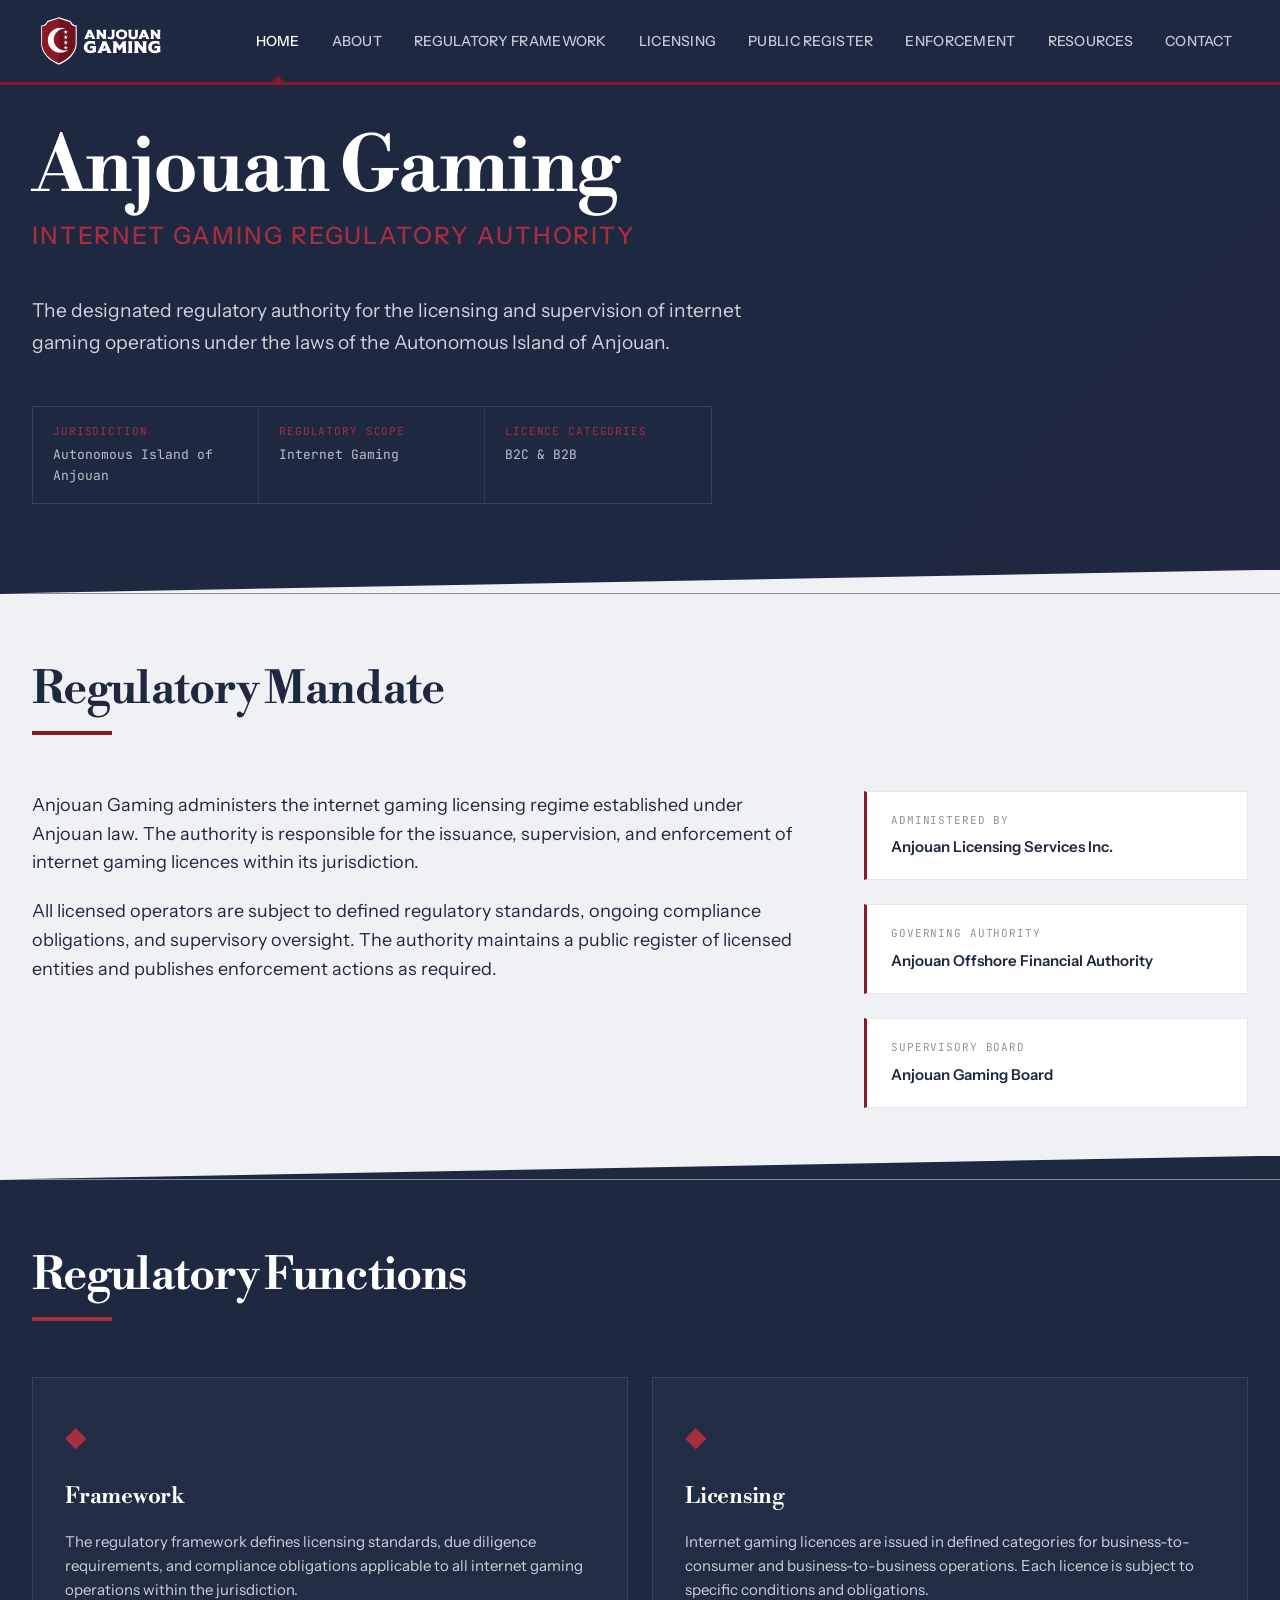
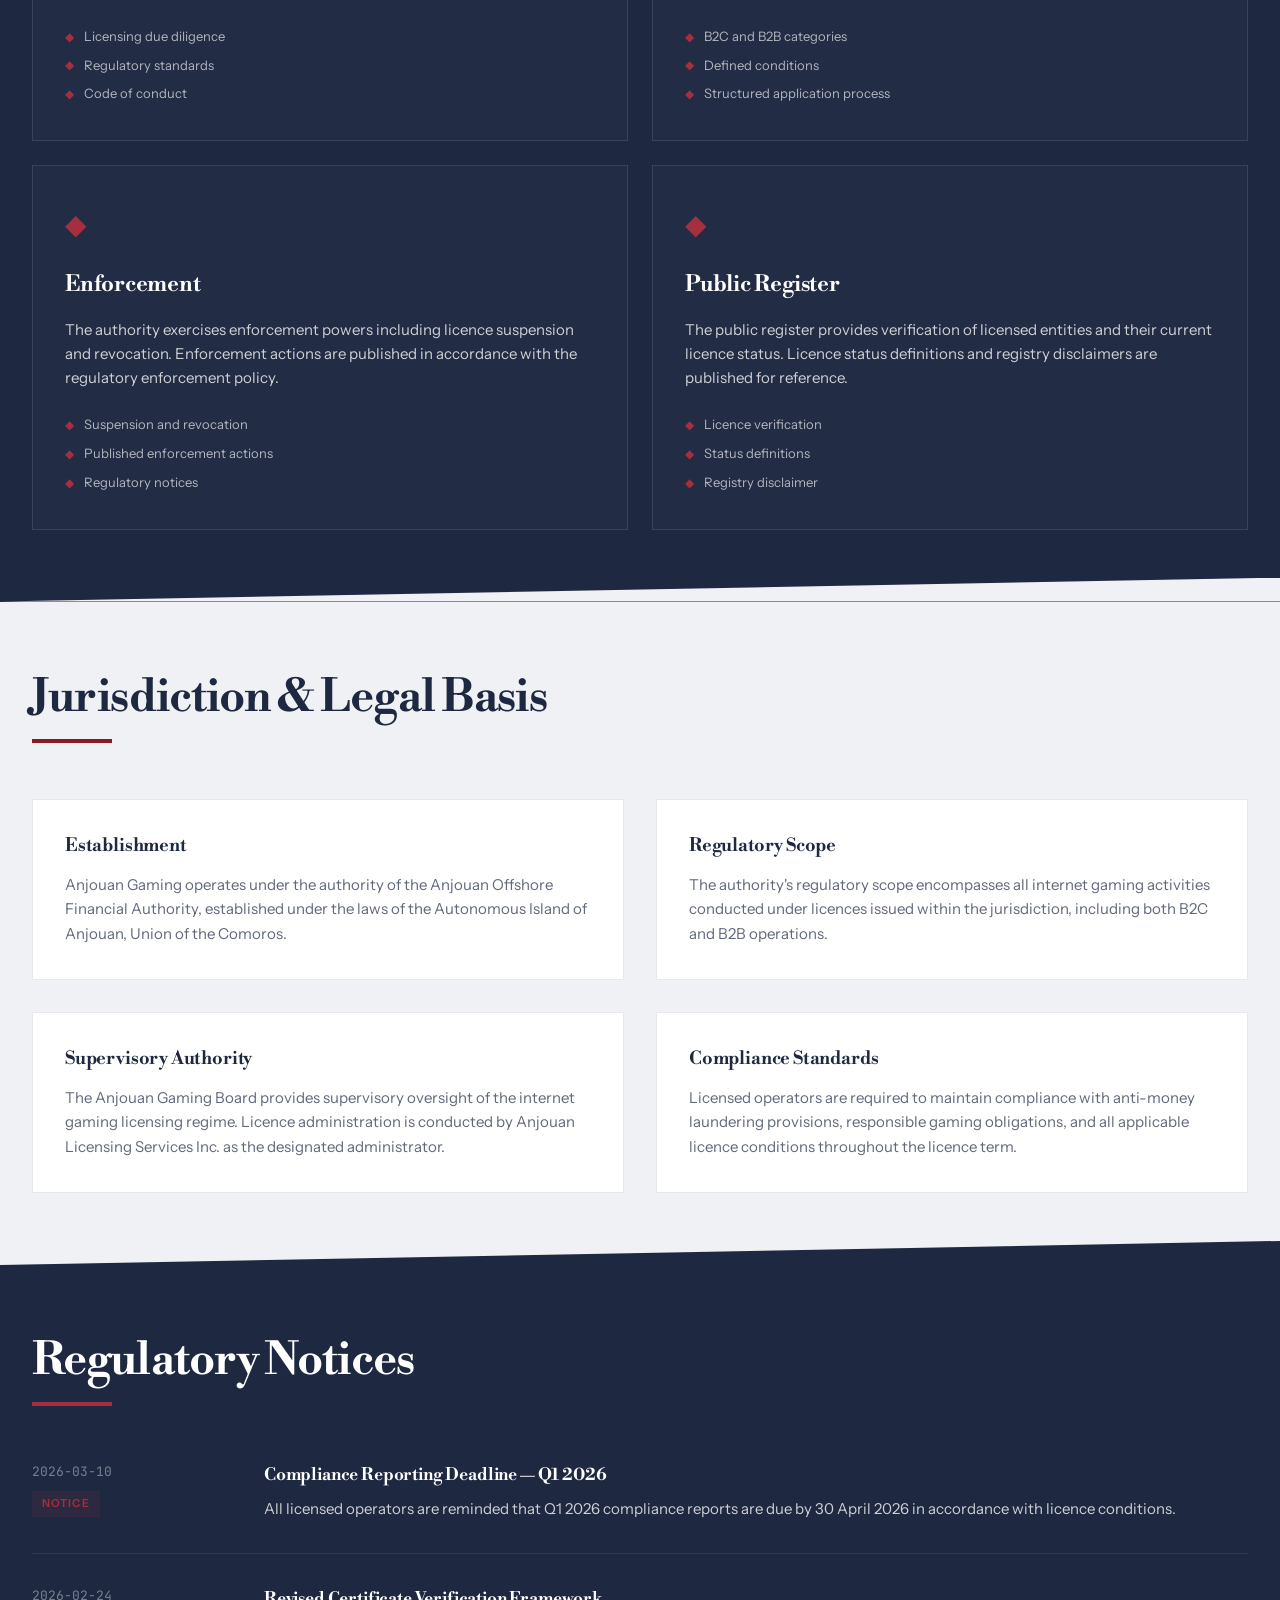
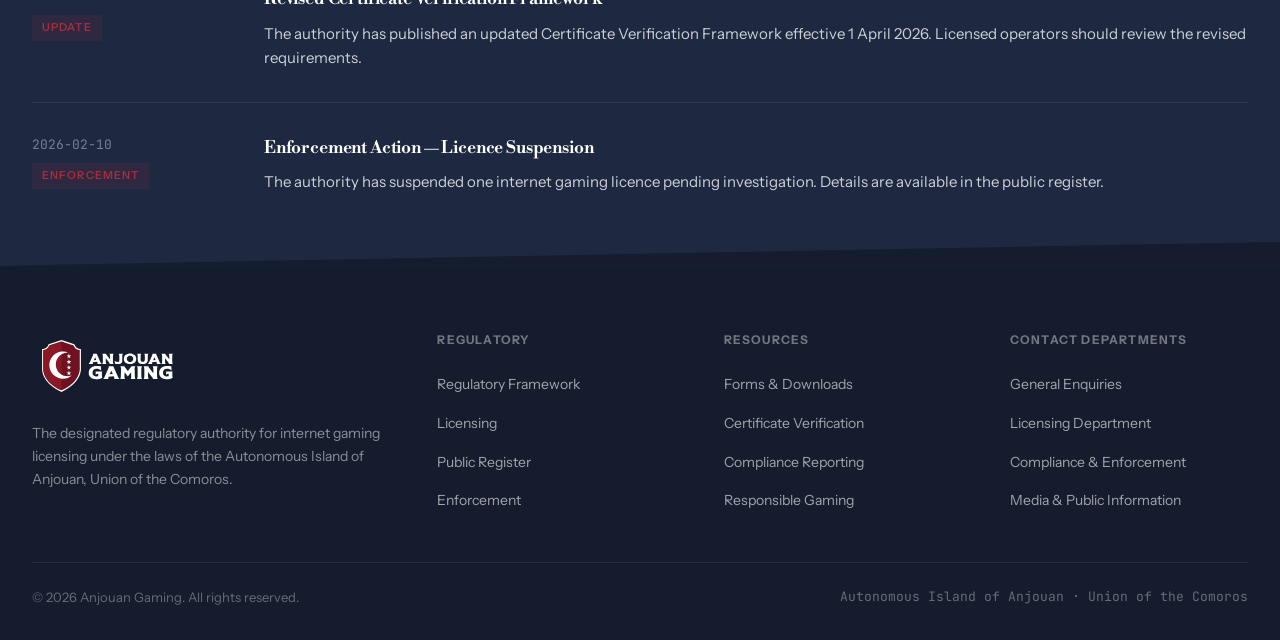
<file: v1.1/index.html>
<!DOCTYPE html>
<html lang="en">
<head>
  <meta charset="UTF-8">
  <meta name="viewport" content="width=device-width, initial-scale=1.0">
  <title>Anjouan Gaming — Autonomous Island of Anjouan Internet Gaming Authority</title>
  <link rel="icon" href="images/favicon.ico">
  <link rel="preconnect" href="https://fonts.googleapis.com">
  <link rel="preconnect" href="https://fonts.gstatic.com" crossorigin>
  <link href="https://fonts.googleapis.com/css2?family=Instrument+Sans:wght@400;500;600;700;800&family=JetBrains+Mono:wght@400;500&family=Libre+Bodoni:wght@400;500;600;700&display=swap" rel="stylesheet">
  <link rel="stylesheet" href="styles.css">
</head>
<body>

  <!-- Header -->
  <header class="site-header" id="site-header">
    <div class="header-inner">
      <a href="#" class="logo-link">
        <img src="images/logo-light.svg" alt="Anjouan Gaming" class="logo">
      </a>
      <nav class="main-nav" id="main-nav">
        <ul class="nav-list">
          <li class="nav-item active"><a href="#">Home</a></li>
          <li class="nav-item has-dropdown">
            <a href="#">About</a>
            <ul class="dropdown">
              <li><a href="#">Overview</a></li>
              <li><a href="#">Mission &amp; Objectives</a></li>
              <li><a href="#">Regulatory Principles Charter</a></li>
              <li><a href="#">International Cooperation</a></li>
              <li><a href="#">Annual Regulatory Report</a></li>
            </ul>
          </li>
          <li class="nav-item has-dropdown">
            <a href="#">Regulatory Framework</a>
            <ul class="dropdown">
              <li><a href="#">Licensing Due Diligence</a></li>
              <li><a href="#">Regulatory Standards</a></li>
              <li><a href="#">Ongoing Supervision</a></li>
              <li><a href="#">Enforcement Policy</a></li>
              <li><a href="#">Third-Party Complaint Policy</a></li>
              <li><a href="#">Certificate Verification Framework</a></li>
              <li><a href="#">Interactive Licence Seal Policy</a></li>
              <li><a href="#">Code of Conduct</a></li>
            </ul>
          </li>
          <li class="nav-item has-dropdown">
            <a href="#">Licensing</a>
            <ul class="dropdown">
              <li><a href="#">Licence Types</a></li>
              <li><a href="#">Application Process</a></li>
              <li><a href="#">Licence Conditions</a></li>
              <li><a href="#">Fees</a></li>
              <li><a href="#">Required Documents</a></li>
              <li><a href="#">FAQs</a></li>
            </ul>
          </li>
          <li class="nav-item has-dropdown">
            <a href="#">Public Register</a>
            <ul class="dropdown">
              <li><a href="#">Verify a Licence</a></li>
              <li><a href="#">Licence Status Definitions</a></li>
              <li><a href="#">Registry Disclaimer</a></li>
            </ul>
          </li>
          <li class="nav-item has-dropdown">
            <a href="#">Enforcement</a>
            <ul class="dropdown">
              <li><a href="#">Enforcement Policy</a></li>
              <li><a href="#">Suspended Licences</a></li>
              <li><a href="#">Revoked Licences</a></li>
              <li><a href="#">Regulatory Notices</a></li>
            </ul>
          </li>
          <li class="nav-item has-dropdown">
            <a href="#">Resources</a>
            <ul class="dropdown">
              <li><a href="#">Forms &amp; Downloads</a></li>
              <li><a href="#">Certificate Verification</a></li>
              <li><a href="#">Interactive Licence Seal</a></li>
              <li><a href="#">Responsible Gaming</a></li>
              <li><a href="#">Compliance Reporting</a></li>
              <li><a href="#">Code of Conduct</a></li>
            </ul>
          </li>
          <li class="nav-item"><a href="#">Contact</a></li>
        </ul>
      </nav>
      <button class="nav-toggle" id="nav-toggle" aria-label="Toggle navigation">
        <span></span>
        <span></span>
        <span></span>
      </button>
    </div>
    <div class="header-rule"></div>
  </header>

  <!-- Hero -->
  <section class="hero">
    <div class="hero-inner">
      <h1 class="hero-title">Anjouan Gaming</h1>
      <p class="hero-subtitle">Internet Gaming Regulatory Authority</p>
      <div class="hero-mandate">
        <p>The designated regulatory authority for the licensing and supervision of internet gaming operations under the laws of the Autonomous Island of Anjouan.</p>
      </div>
      <div class="hero-meta">
        <div class="meta-item">
          <span class="meta-label">Jurisdiction</span>
          <span class="meta-value">Autonomous Island of Anjouan</span>
        </div>
        <div class="meta-item">
          <span class="meta-label">Regulatory Scope</span>
          <span class="meta-value">Internet Gaming</span>
        </div>
        <div class="meta-item">
          <span class="meta-label">Licence Categories</span>
          <span class="meta-value">B2C &amp; B2B</span>
        </div>
      </div>
    </div>
    <div class="hero-angle"></div>
  </section>

  <!-- Regulatory Overview -->
  <section class="section section-light" id="overview">
    <div class="section-inner">
      <div class="section-header">
        <h2 class="section-title">Regulatory Mandate</h2>
        <div class="section-rule"></div>
      </div>
      <div class="overview-grid">
        <div class="overview-main">
          <p>Anjouan Gaming administers the internet gaming licensing regime established under Anjouan law. The authority is responsible for the issuance, supervision, and enforcement of internet gaming licences within its jurisdiction.</p>
          <p>All licensed operators are subject to defined regulatory standards, ongoing compliance obligations, and supervisory oversight. The authority maintains a public register of licensed entities and publishes enforcement actions as required.</p>
        </div>
        <div class="overview-side">
          <div class="fact-block">
            <span class="fact-label">Administered by</span>
            <span class="fact-value">Anjouan Licensing Services Inc.</span>
          </div>
          <div class="fact-block">
            <span class="fact-label">Governing Authority</span>
            <span class="fact-value">Anjouan Offshore Financial Authority</span>
          </div>
          <div class="fact-block">
            <span class="fact-label">Supervisory Board</span>
            <span class="fact-value">Anjouan Gaming Board</span>
          </div>
        </div>
      </div>
    </div>
    <div class="angle-divider angle-divider--navy"></div>
  </section>

  <!-- Key Areas Grid -->
  <section class="section section-navy" id="key-areas">
    <div class="section-inner">
      <div class="section-header">
        <h2 class="section-title">Regulatory Functions</h2>
        <div class="section-rule"></div>
      </div>
      <div class="areas-grid">
        <div class="area-block">
          <div class="area-icon"><span class="diamond-lg">&#9670;</span></div>
          <h3 class="area-title">Framework</h3>
          <p class="area-desc">The regulatory framework defines licensing standards, due diligence requirements, and compliance obligations applicable to all internet gaming operations within the jurisdiction.</p>
          <ul class="area-list">
            <li><span class="diamond-sm">&#9670;</span> Licensing due diligence</li>
            <li><span class="diamond-sm">&#9670;</span> Regulatory standards</li>
            <li><span class="diamond-sm">&#9670;</span> Code of conduct</li>
          </ul>
        </div>
        <div class="area-block">
          <div class="area-icon"><span class="diamond-lg">&#9670;</span></div>
          <h3 class="area-title">Licensing</h3>
          <p class="area-desc">Internet gaming licences are issued in defined categories for business-to-consumer and business-to-business operations. Each licence is subject to specific conditions and obligations.</p>
          <ul class="area-list">
            <li><span class="diamond-sm">&#9670;</span> B2C and B2B categories</li>
            <li><span class="diamond-sm">&#9670;</span> Defined conditions</li>
            <li><span class="diamond-sm">&#9670;</span> Structured application process</li>
          </ul>
        </div>
        <div class="area-block">
          <div class="area-icon"><span class="diamond-lg">&#9670;</span></div>
          <h3 class="area-title">Enforcement</h3>
          <p class="area-desc">The authority exercises enforcement powers including licence suspension and revocation. Enforcement actions are published in accordance with the regulatory enforcement policy.</p>
          <ul class="area-list">
            <li><span class="diamond-sm">&#9670;</span> Suspension and revocation</li>
            <li><span class="diamond-sm">&#9670;</span> Published enforcement actions</li>
            <li><span class="diamond-sm">&#9670;</span> Regulatory notices</li>
          </ul>
        </div>
        <div class="area-block">
          <div class="area-icon"><span class="diamond-lg">&#9670;</span></div>
          <h3 class="area-title">Public Register</h3>
          <p class="area-desc">The public register provides verification of licensed entities and their current licence status. Licence status definitions and registry disclaimers are published for reference.</p>
          <ul class="area-list">
            <li><span class="diamond-sm">&#9670;</span> Licence verification</li>
            <li><span class="diamond-sm">&#9670;</span> Status definitions</li>
            <li><span class="diamond-sm">&#9670;</span> Registry disclaimer</li>
          </ul>
        </div>
      </div>
    </div>
    <div class="angle-divider angle-divider--light"></div>
  </section>

  <!-- Jurisdiction & Legal Basis -->
  <section class="section section-light" id="jurisdiction">
    <div class="section-inner">
      <div class="section-header">
        <h2 class="section-title">Jurisdiction &amp; Legal Basis</h2>
        <div class="section-rule"></div>
      </div>
      <div class="jurisdiction-grid">
        <div class="jurisdiction-block">
          <h3>Establishment</h3>
          <p>Anjouan Gaming operates under the authority of the Anjouan Offshore Financial Authority, established under the laws of the Autonomous Island of Anjouan, Union of the Comoros.</p>
        </div>
        <div class="jurisdiction-block">
          <h3>Regulatory Scope</h3>
          <p>The authority's regulatory scope encompasses all internet gaming activities conducted under licences issued within the jurisdiction, including both B2C and B2B operations.</p>
        </div>
        <div class="jurisdiction-block">
          <h3>Supervisory Authority</h3>
          <p>The Anjouan Gaming Board provides supervisory oversight of the internet gaming licensing regime. Licence administration is conducted by Anjouan Licensing Services Inc. as the designated administrator.</p>
        </div>
        <div class="jurisdiction-block">
          <h3>Compliance Standards</h3>
          <p>Licensed operators are required to maintain compliance with anti-money laundering provisions, responsible gaming obligations, and all applicable licence conditions throughout the licence term.</p>
        </div>
      </div>
    </div>
    <div class="angle-divider angle-divider--navy"></div>
  </section>

  <!-- Regulatory Notices -->
  <section class="section section-navy" id="notices">
    <div class="section-inner">
      <div class="section-header">
        <h2 class="section-title">Regulatory Notices</h2>
        <div class="section-rule"></div>
      </div>
      <div class="notices-list">
        <div class="notice-item">
          <div class="notice-meta">
            <span class="notice-date mono">2026-03-10</span>
            <span class="notice-type">Notice</span>
          </div>
          <div class="notice-content">
            <h3>Compliance Reporting Deadline &mdash; Q1 2026</h3>
            <p>All licensed operators are reminded that Q1 2026 compliance reports are due by 30 April 2026 in accordance with licence conditions.</p>
          </div>
        </div>
        <div class="notice-item">
          <div class="notice-meta">
            <span class="notice-date mono">2026-02-24</span>
            <span class="notice-type">Update</span>
          </div>
          <div class="notice-content">
            <h3>Revised Certificate Verification Framework</h3>
            <p>The authority has published an updated Certificate Verification Framework effective 1 April 2026. Licensed operators should review the revised requirements.</p>
          </div>
        </div>
        <div class="notice-item">
          <div class="notice-meta">
            <span class="notice-date mono">2026-02-10</span>
            <span class="notice-type">Enforcement</span>
          </div>
          <div class="notice-content">
            <h3>Enforcement Action &mdash; Licence Suspension</h3>
            <p>The authority has suspended one internet gaming licence pending investigation. Details are available in the public register.</p>
          </div>
        </div>
      </div>
    </div>
    <div class="angle-divider angle-divider--dark"></div>
  </section>

  <!-- Footer -->
  <footer class="site-footer">
    <div class="footer-inner">
      <div class="footer-grid">
        <div class="footer-col footer-col--about">
          <img src="images/logo-light.svg" alt="Anjouan Gaming" class="footer-logo">
          <p>The designated regulatory authority for internet gaming licensing under the laws of the Autonomous Island of Anjouan, Union of the Comoros.</p>
        </div>
        <div class="footer-col">
          <h4>Regulatory</h4>
          <ul>
            <li><a href="#">Regulatory Framework</a></li>
            <li><a href="#">Licensing</a></li>
            <li><a href="#">Public Register</a></li>
            <li><a href="#">Enforcement</a></li>
          </ul>
        </div>
        <div class="footer-col">
          <h4>Resources</h4>
          <ul>
            <li><a href="#">Forms &amp; Downloads</a></li>
            <li><a href="#">Certificate Verification</a></li>
            <li><a href="#">Compliance Reporting</a></li>
            <li><a href="#">Responsible Gaming</a></li>
          </ul>
        </div>
        <div class="footer-col">
          <h4>Contact Departments</h4>
          <ul>
            <li><a href="#">General Enquiries</a></li>
            <li><a href="#">Licensing Department</a></li>
            <li><a href="#">Compliance &amp; Enforcement</a></li>
            <li><a href="#">Media &amp; Public Information</a></li>
          </ul>
        </div>
      </div>
      <div class="footer-bottom">
        <div class="footer-rule"></div>
        <div class="footer-legal">
          <p>&copy; 2026 Anjouan Gaming. All rights reserved.</p>
          <p class="mono">Autonomous Island of Anjouan &middot; Union of the Comoros</p>
        </div>
      </div>
    </div>
  </footer>

  <script src="scripts.js"></script>
</body>
</html>
</file>
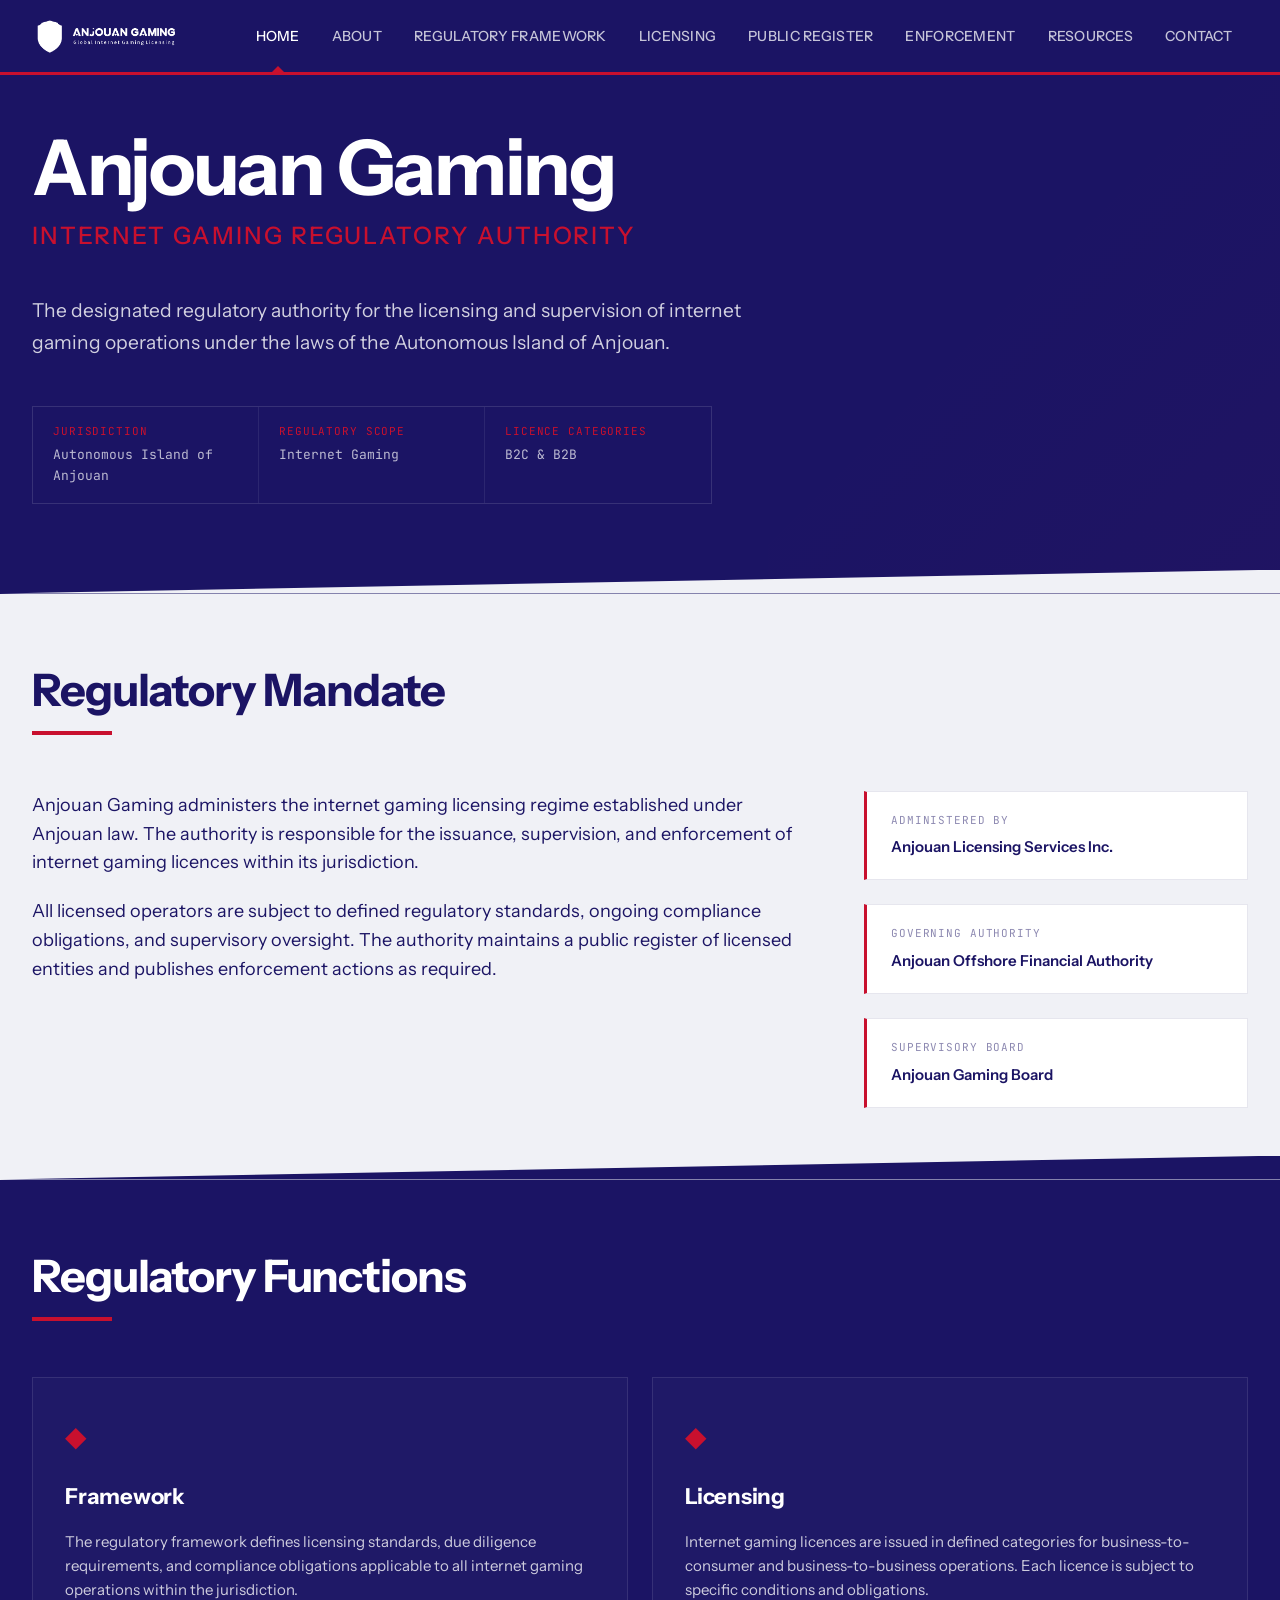
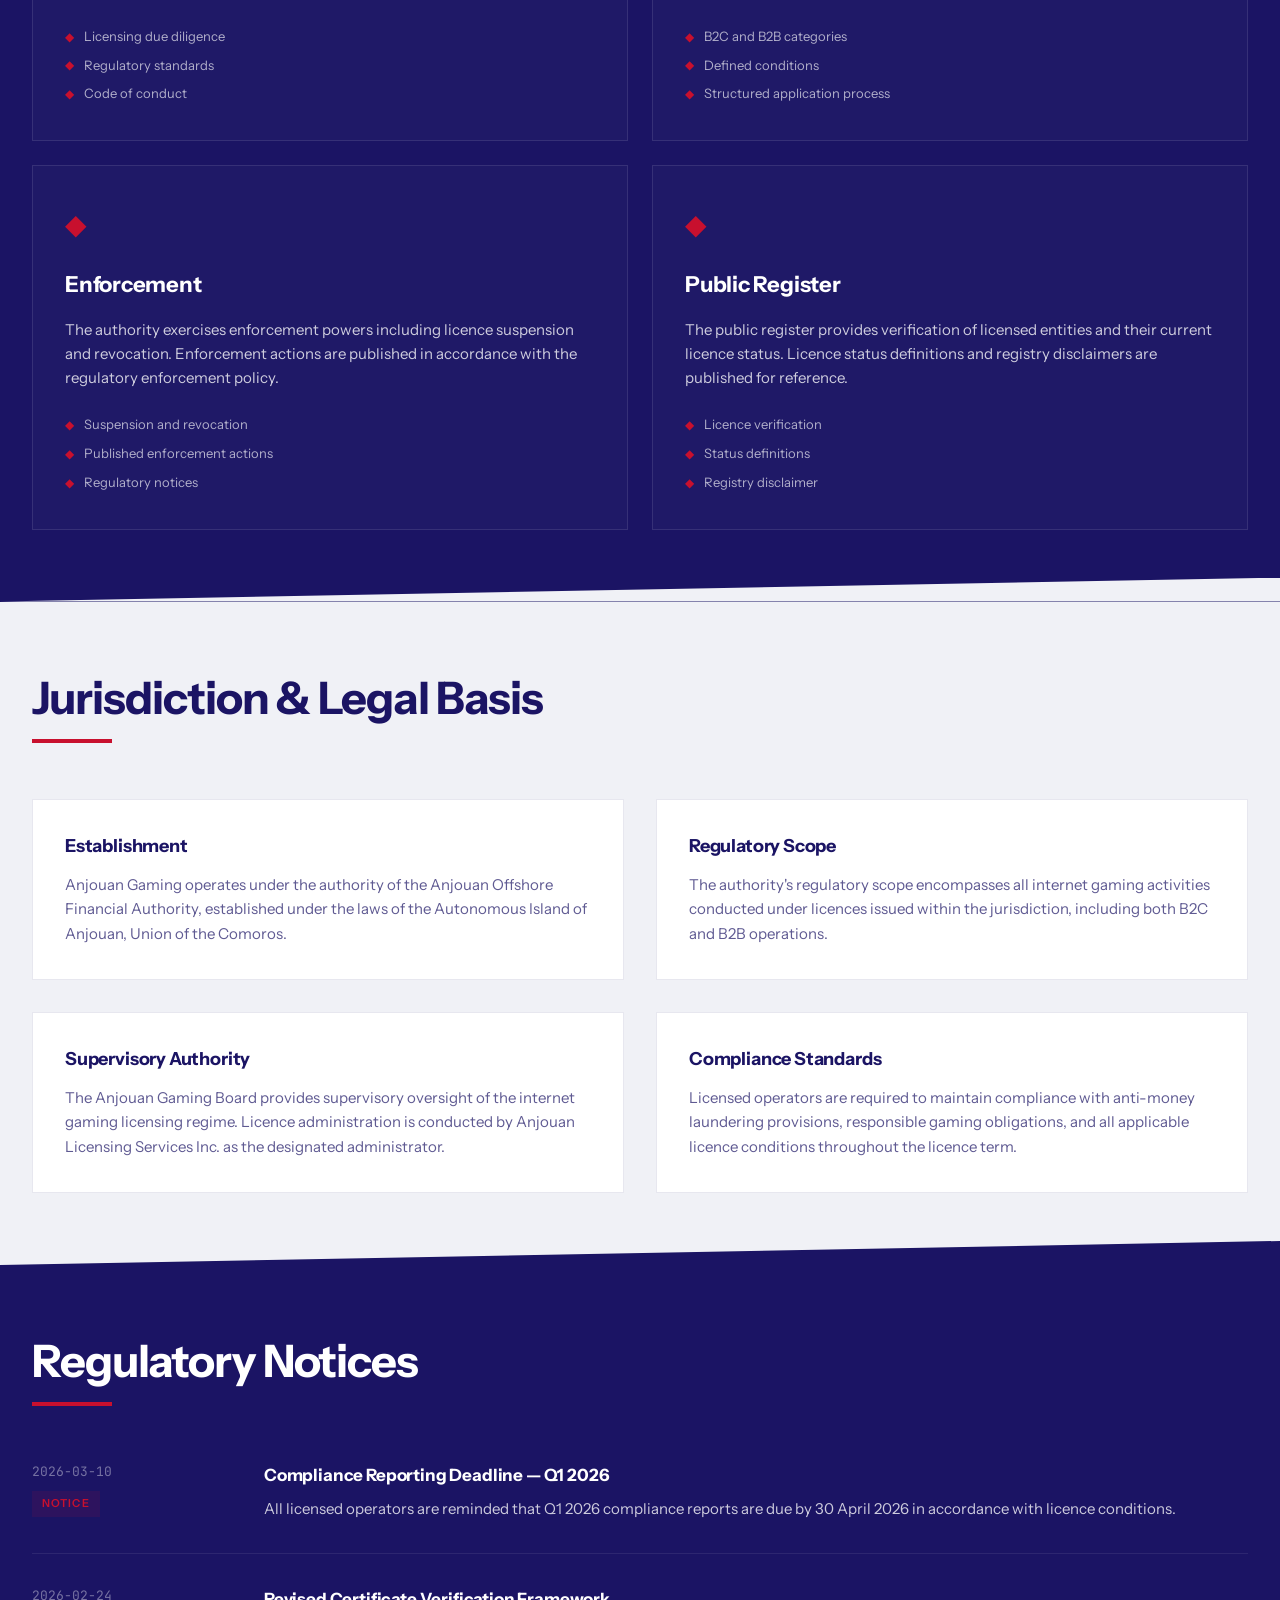
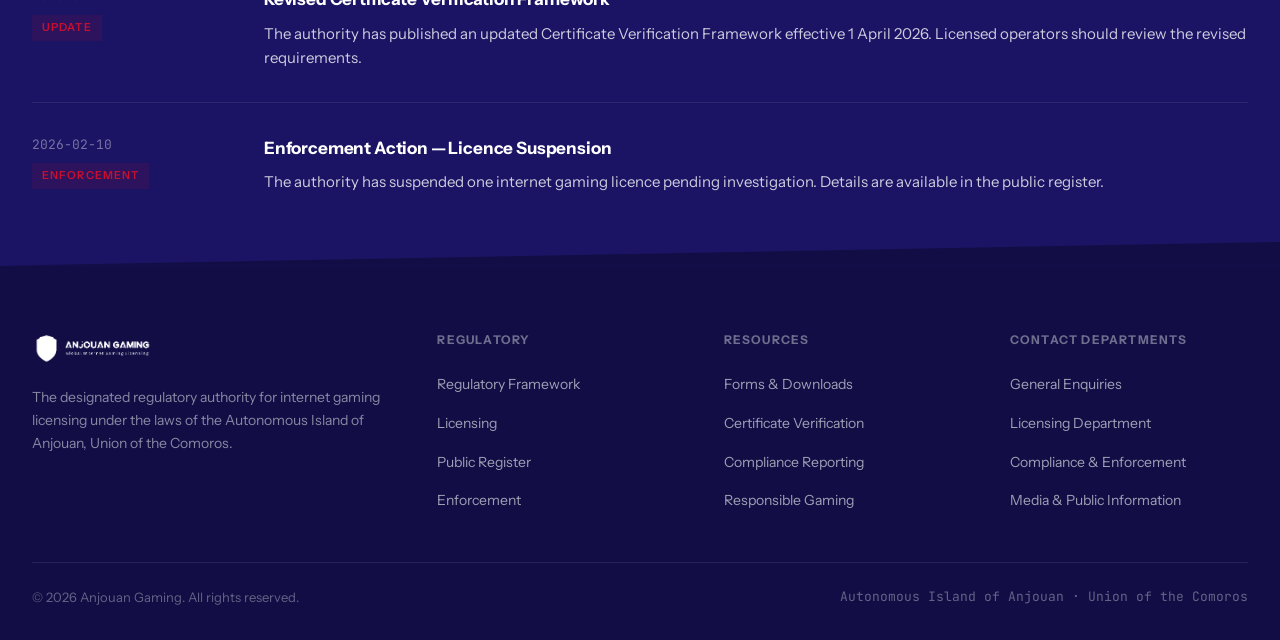
<file: v1/index.html>
<!DOCTYPE html>
<html lang="en">
<head>
  <meta charset="UTF-8">
  <meta name="viewport" content="width=device-width, initial-scale=1.0">
  <title>Anjouan Gaming — Autonomous Island of Anjouan Internet Gaming Authority</title>
  <link rel="preconnect" href="https://fonts.googleapis.com">
  <link rel="preconnect" href="https://fonts.gstatic.com" crossorigin>
  <link href="https://fonts.googleapis.com/css2?family=Instrument+Sans:wght@400;500;600;700;800&family=JetBrains+Mono:wght@400;500&display=swap" rel="stylesheet">
  <link rel="stylesheet" href="styles.css">
</head>
<body>

  <!-- Header -->
  <header class="site-header" id="site-header">
    <div class="header-inner">
      <a href="#" class="logo-link">
        <img src="images/logo.png" alt="Anjouan Gaming" class="logo">
      </a>
      <nav class="main-nav" id="main-nav">
        <ul class="nav-list">
          <li class="nav-item active"><a href="#">Home</a></li>
          <li class="nav-item has-dropdown">
            <a href="#">About</a>
            <ul class="dropdown">
              <li><a href="#">Overview</a></li>
              <li><a href="#">Mission &amp; Objectives</a></li>
              <li><a href="#">Regulatory Principles Charter</a></li>
              <li><a href="#">International Cooperation</a></li>
              <li><a href="#">Annual Regulatory Report</a></li>
            </ul>
          </li>
          <li class="nav-item has-dropdown">
            <a href="#">Regulatory Framework</a>
            <ul class="dropdown">
              <li><a href="#">Licensing Due Diligence</a></li>
              <li><a href="#">Regulatory Standards</a></li>
              <li><a href="#">Ongoing Supervision</a></li>
              <li><a href="#">Enforcement Policy</a></li>
              <li><a href="#">Third-Party Complaint Policy</a></li>
              <li><a href="#">Certificate Verification Framework</a></li>
              <li><a href="#">Interactive Licence Seal Policy</a></li>
              <li><a href="#">Code of Conduct</a></li>
            </ul>
          </li>
          <li class="nav-item has-dropdown">
            <a href="#">Licensing</a>
            <ul class="dropdown">
              <li><a href="#">Licence Types</a></li>
              <li><a href="#">Application Process</a></li>
              <li><a href="#">Licence Conditions</a></li>
              <li><a href="#">Fees</a></li>
              <li><a href="#">Required Documents</a></li>
              <li><a href="#">FAQs</a></li>
            </ul>
          </li>
          <li class="nav-item has-dropdown">
            <a href="#">Public Register</a>
            <ul class="dropdown">
              <li><a href="#">Verify a Licence</a></li>
              <li><a href="#">Licence Status Definitions</a></li>
              <li><a href="#">Registry Disclaimer</a></li>
            </ul>
          </li>
          <li class="nav-item has-dropdown">
            <a href="#">Enforcement</a>
            <ul class="dropdown">
              <li><a href="#">Enforcement Policy</a></li>
              <li><a href="#">Suspended Licences</a></li>
              <li><a href="#">Revoked Licences</a></li>
              <li><a href="#">Regulatory Notices</a></li>
            </ul>
          </li>
          <li class="nav-item has-dropdown">
            <a href="#">Resources</a>
            <ul class="dropdown">
              <li><a href="#">Forms &amp; Downloads</a></li>
              <li><a href="#">Certificate Verification</a></li>
              <li><a href="#">Interactive Licence Seal</a></li>
              <li><a href="#">Responsible Gaming</a></li>
              <li><a href="#">Compliance Reporting</a></li>
              <li><a href="#">Code of Conduct</a></li>
            </ul>
          </li>
          <li class="nav-item"><a href="#">Contact</a></li>
        </ul>
      </nav>
      <button class="nav-toggle" id="nav-toggle" aria-label="Toggle navigation">
        <span></span>
        <span></span>
        <span></span>
      </button>
    </div>
    <div class="header-rule"></div>
  </header>

  <!-- Hero -->
  <section class="hero">
    <div class="hero-inner">
      <h1 class="hero-title">Anjouan Gaming</h1>
      <p class="hero-subtitle">Internet Gaming Regulatory Authority</p>
      <div class="hero-mandate">
        <p>The designated regulatory authority for the licensing and supervision of internet gaming operations under the laws of the Autonomous Island of Anjouan.</p>
      </div>
      <div class="hero-meta">
        <div class="meta-item">
          <span class="meta-label">Jurisdiction</span>
          <span class="meta-value">Autonomous Island of Anjouan</span>
        </div>
        <div class="meta-item">
          <span class="meta-label">Regulatory Scope</span>
          <span class="meta-value">Internet Gaming</span>
        </div>
        <div class="meta-item">
          <span class="meta-label">Licence Categories</span>
          <span class="meta-value">B2C &amp; B2B</span>
        </div>
      </div>
    </div>
    <div class="hero-angle"></div>
  </section>

  <!-- Regulatory Overview -->
  <section class="section section-light" id="overview">
    <div class="section-inner">
      <div class="section-header">
        <h2 class="section-title">Regulatory Mandate</h2>
        <div class="section-rule"></div>
      </div>
      <div class="overview-grid">
        <div class="overview-main">
          <p>Anjouan Gaming administers the internet gaming licensing regime established under Anjouan law. The authority is responsible for the issuance, supervision, and enforcement of internet gaming licences within its jurisdiction.</p>
          <p>All licensed operators are subject to defined regulatory standards, ongoing compliance obligations, and supervisory oversight. The authority maintains a public register of licensed entities and publishes enforcement actions as required.</p>
        </div>
        <div class="overview-side">
          <div class="fact-block">
            <span class="fact-label">Administered by</span>
            <span class="fact-value">Anjouan Licensing Services Inc.</span>
          </div>
          <div class="fact-block">
            <span class="fact-label">Governing Authority</span>
            <span class="fact-value">Anjouan Offshore Financial Authority</span>
          </div>
          <div class="fact-block">
            <span class="fact-label">Supervisory Board</span>
            <span class="fact-value">Anjouan Gaming Board</span>
          </div>
        </div>
      </div>
    </div>
    <div class="angle-divider angle-divider--navy"></div>
  </section>

  <!-- Key Areas Grid -->
  <section class="section section-navy" id="key-areas">
    <div class="section-inner">
      <div class="section-header">
        <h2 class="section-title">Regulatory Functions</h2>
        <div class="section-rule"></div>
      </div>
      <div class="areas-grid">
        <div class="area-block">
          <div class="area-icon"><span class="diamond-lg">&#9670;</span></div>
          <h3 class="area-title">Framework</h3>
          <p class="area-desc">The regulatory framework defines licensing standards, due diligence requirements, and compliance obligations applicable to all internet gaming operations within the jurisdiction.</p>
          <ul class="area-list">
            <li><span class="diamond-sm">&#9670;</span> Licensing due diligence</li>
            <li><span class="diamond-sm">&#9670;</span> Regulatory standards</li>
            <li><span class="diamond-sm">&#9670;</span> Code of conduct</li>
          </ul>
        </div>
        <div class="area-block">
          <div class="area-icon"><span class="diamond-lg">&#9670;</span></div>
          <h3 class="area-title">Licensing</h3>
          <p class="area-desc">Internet gaming licences are issued in defined categories for business-to-consumer and business-to-business operations. Each licence is subject to specific conditions and obligations.</p>
          <ul class="area-list">
            <li><span class="diamond-sm">&#9670;</span> B2C and B2B categories</li>
            <li><span class="diamond-sm">&#9670;</span> Defined conditions</li>
            <li><span class="diamond-sm">&#9670;</span> Structured application process</li>
          </ul>
        </div>
        <div class="area-block">
          <div class="area-icon"><span class="diamond-lg">&#9670;</span></div>
          <h3 class="area-title">Enforcement</h3>
          <p class="area-desc">The authority exercises enforcement powers including licence suspension and revocation. Enforcement actions are published in accordance with the regulatory enforcement policy.</p>
          <ul class="area-list">
            <li><span class="diamond-sm">&#9670;</span> Suspension and revocation</li>
            <li><span class="diamond-sm">&#9670;</span> Published enforcement actions</li>
            <li><span class="diamond-sm">&#9670;</span> Regulatory notices</li>
          </ul>
        </div>
        <div class="area-block">
          <div class="area-icon"><span class="diamond-lg">&#9670;</span></div>
          <h3 class="area-title">Public Register</h3>
          <p class="area-desc">The public register provides verification of licensed entities and their current licence status. Licence status definitions and registry disclaimers are published for reference.</p>
          <ul class="area-list">
            <li><span class="diamond-sm">&#9670;</span> Licence verification</li>
            <li><span class="diamond-sm">&#9670;</span> Status definitions</li>
            <li><span class="diamond-sm">&#9670;</span> Registry disclaimer</li>
          </ul>
        </div>
      </div>
    </div>
    <div class="angle-divider angle-divider--light"></div>
  </section>

  <!-- Jurisdiction & Legal Basis -->
  <section class="section section-light" id="jurisdiction">
    <div class="section-inner">
      <div class="section-header">
        <h2 class="section-title">Jurisdiction &amp; Legal Basis</h2>
        <div class="section-rule"></div>
      </div>
      <div class="jurisdiction-grid">
        <div class="jurisdiction-block">
          <h3>Establishment</h3>
          <p>Anjouan Gaming operates under the authority of the Anjouan Offshore Financial Authority, established under the laws of the Autonomous Island of Anjouan, Union of the Comoros.</p>
        </div>
        <div class="jurisdiction-block">
          <h3>Regulatory Scope</h3>
          <p>The authority's regulatory scope encompasses all internet gaming activities conducted under licences issued within the jurisdiction, including both B2C and B2B operations.</p>
        </div>
        <div class="jurisdiction-block">
          <h3>Supervisory Authority</h3>
          <p>The Anjouan Gaming Board provides supervisory oversight of the internet gaming licensing regime. Licence administration is conducted by Anjouan Licensing Services Inc. as the designated administrator.</p>
        </div>
        <div class="jurisdiction-block">
          <h3>Compliance Standards</h3>
          <p>Licensed operators are required to maintain compliance with anti-money laundering provisions, responsible gaming obligations, and all applicable licence conditions throughout the licence term.</p>
        </div>
      </div>
    </div>
    <div class="angle-divider angle-divider--navy"></div>
  </section>

  <!-- Regulatory Notices -->
  <section class="section section-navy" id="notices">
    <div class="section-inner">
      <div class="section-header">
        <h2 class="section-title">Regulatory Notices</h2>
        <div class="section-rule"></div>
      </div>
      <div class="notices-list">
        <div class="notice-item">
          <div class="notice-meta">
            <span class="notice-date mono">2026-03-10</span>
            <span class="notice-type">Notice</span>
          </div>
          <div class="notice-content">
            <h3>Compliance Reporting Deadline &mdash; Q1 2026</h3>
            <p>All licensed operators are reminded that Q1 2026 compliance reports are due by 30 April 2026 in accordance with licence conditions.</p>
          </div>
        </div>
        <div class="notice-item">
          <div class="notice-meta">
            <span class="notice-date mono">2026-02-24</span>
            <span class="notice-type">Update</span>
          </div>
          <div class="notice-content">
            <h3>Revised Certificate Verification Framework</h3>
            <p>The authority has published an updated Certificate Verification Framework effective 1 April 2026. Licensed operators should review the revised requirements.</p>
          </div>
        </div>
        <div class="notice-item">
          <div class="notice-meta">
            <span class="notice-date mono">2026-02-10</span>
            <span class="notice-type">Enforcement</span>
          </div>
          <div class="notice-content">
            <h3>Enforcement Action &mdash; Licence Suspension</h3>
            <p>The authority has suspended one internet gaming licence pending investigation. Details are available in the public register.</p>
          </div>
        </div>
      </div>
    </div>
    <div class="angle-divider angle-divider--dark"></div>
  </section>

  <!-- Footer -->
  <footer class="site-footer">
    <div class="footer-inner">
      <div class="footer-grid">
        <div class="footer-col footer-col--about">
          <img src="images/logo.png" alt="Anjouan Gaming" class="footer-logo">
          <p>The designated regulatory authority for internet gaming licensing under the laws of the Autonomous Island of Anjouan, Union of the Comoros.</p>
        </div>
        <div class="footer-col">
          <h4>Regulatory</h4>
          <ul>
            <li><a href="#">Regulatory Framework</a></li>
            <li><a href="#">Licensing</a></li>
            <li><a href="#">Public Register</a></li>
            <li><a href="#">Enforcement</a></li>
          </ul>
        </div>
        <div class="footer-col">
          <h4>Resources</h4>
          <ul>
            <li><a href="#">Forms &amp; Downloads</a></li>
            <li><a href="#">Certificate Verification</a></li>
            <li><a href="#">Compliance Reporting</a></li>
            <li><a href="#">Responsible Gaming</a></li>
          </ul>
        </div>
        <div class="footer-col">
          <h4>Contact Departments</h4>
          <ul>
            <li><a href="#">General Enquiries</a></li>
            <li><a href="#">Licensing Department</a></li>
            <li><a href="#">Compliance &amp; Enforcement</a></li>
            <li><a href="#">Media &amp; Public Information</a></li>
          </ul>
        </div>
      </div>
      <div class="footer-bottom">
        <div class="footer-rule"></div>
        <div class="footer-legal">
          <p>&copy; 2026 Anjouan Gaming. All rights reserved.</p>
          <p class="mono">Autonomous Island of Anjouan &middot; Union of the Comoros</p>
        </div>
      </div>
    </div>
  </footer>

  <script src="scripts.js"></script>
</body>
</html>
</file>
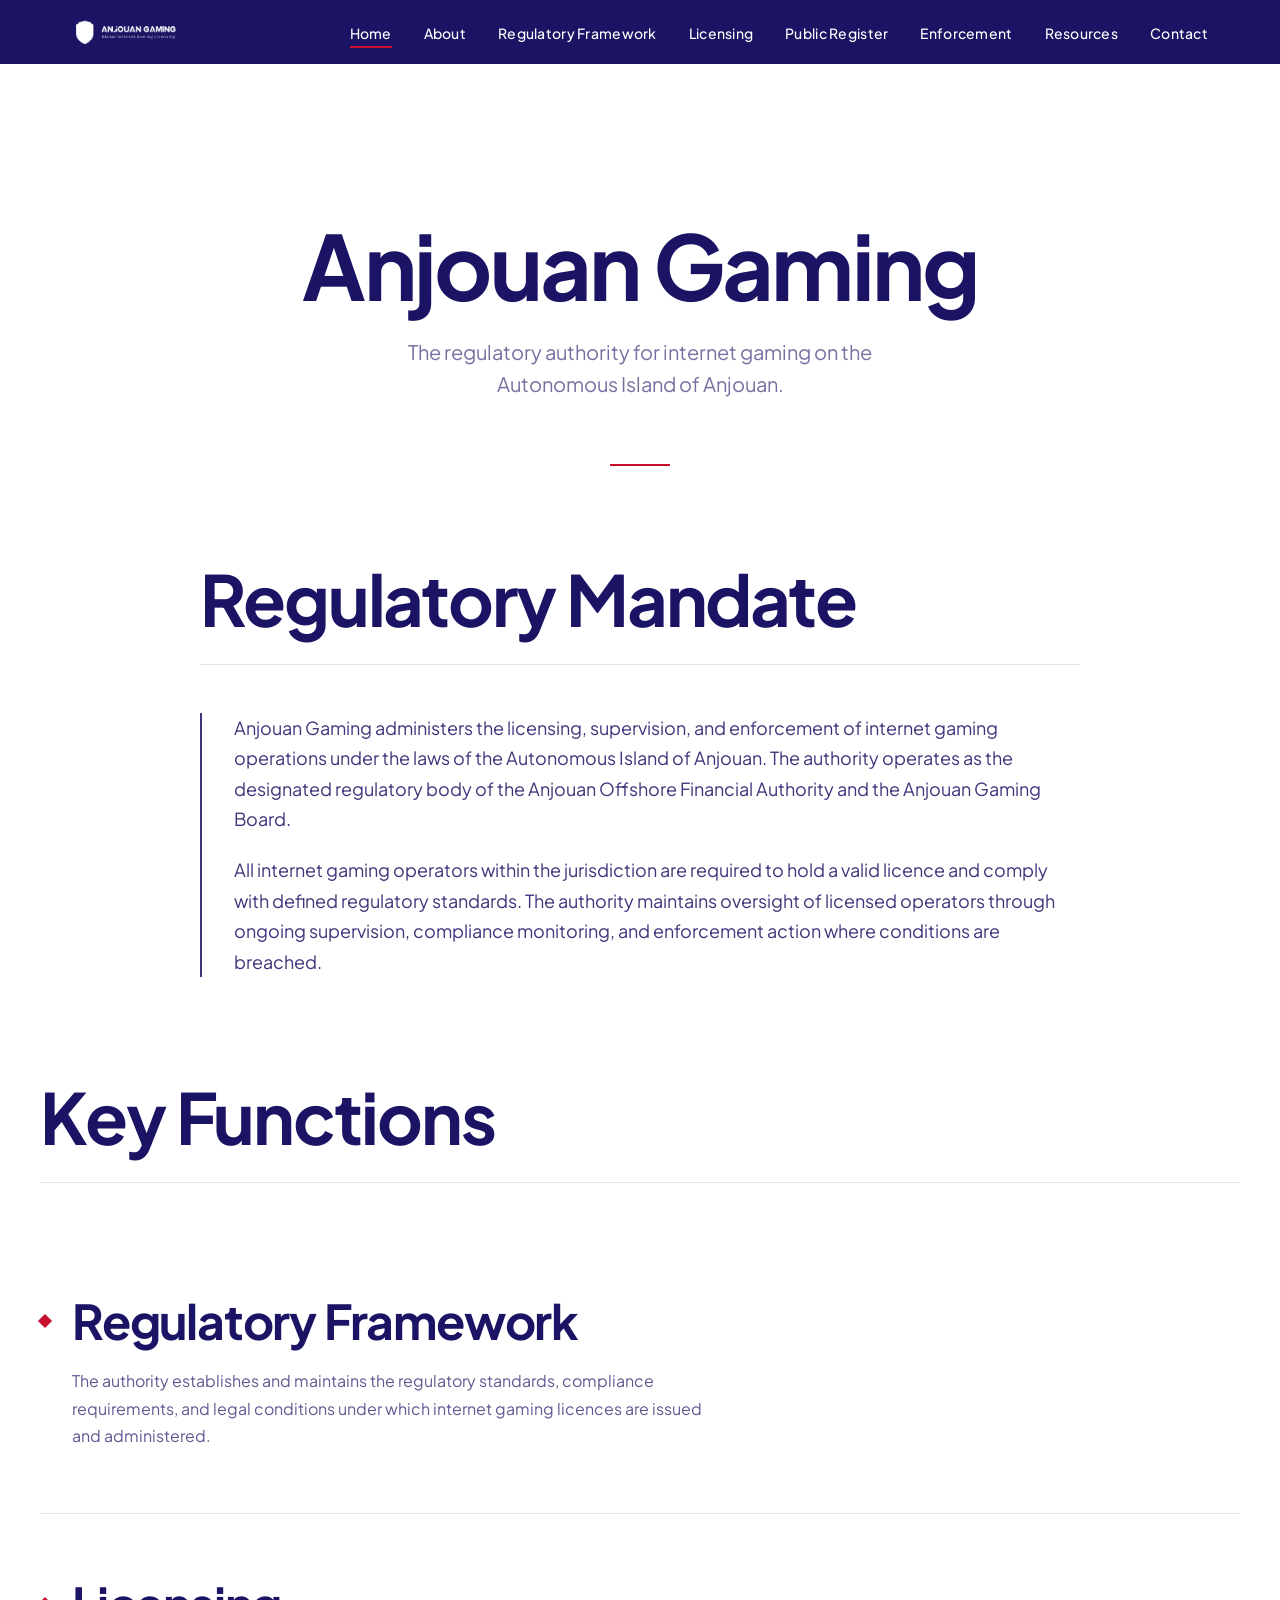
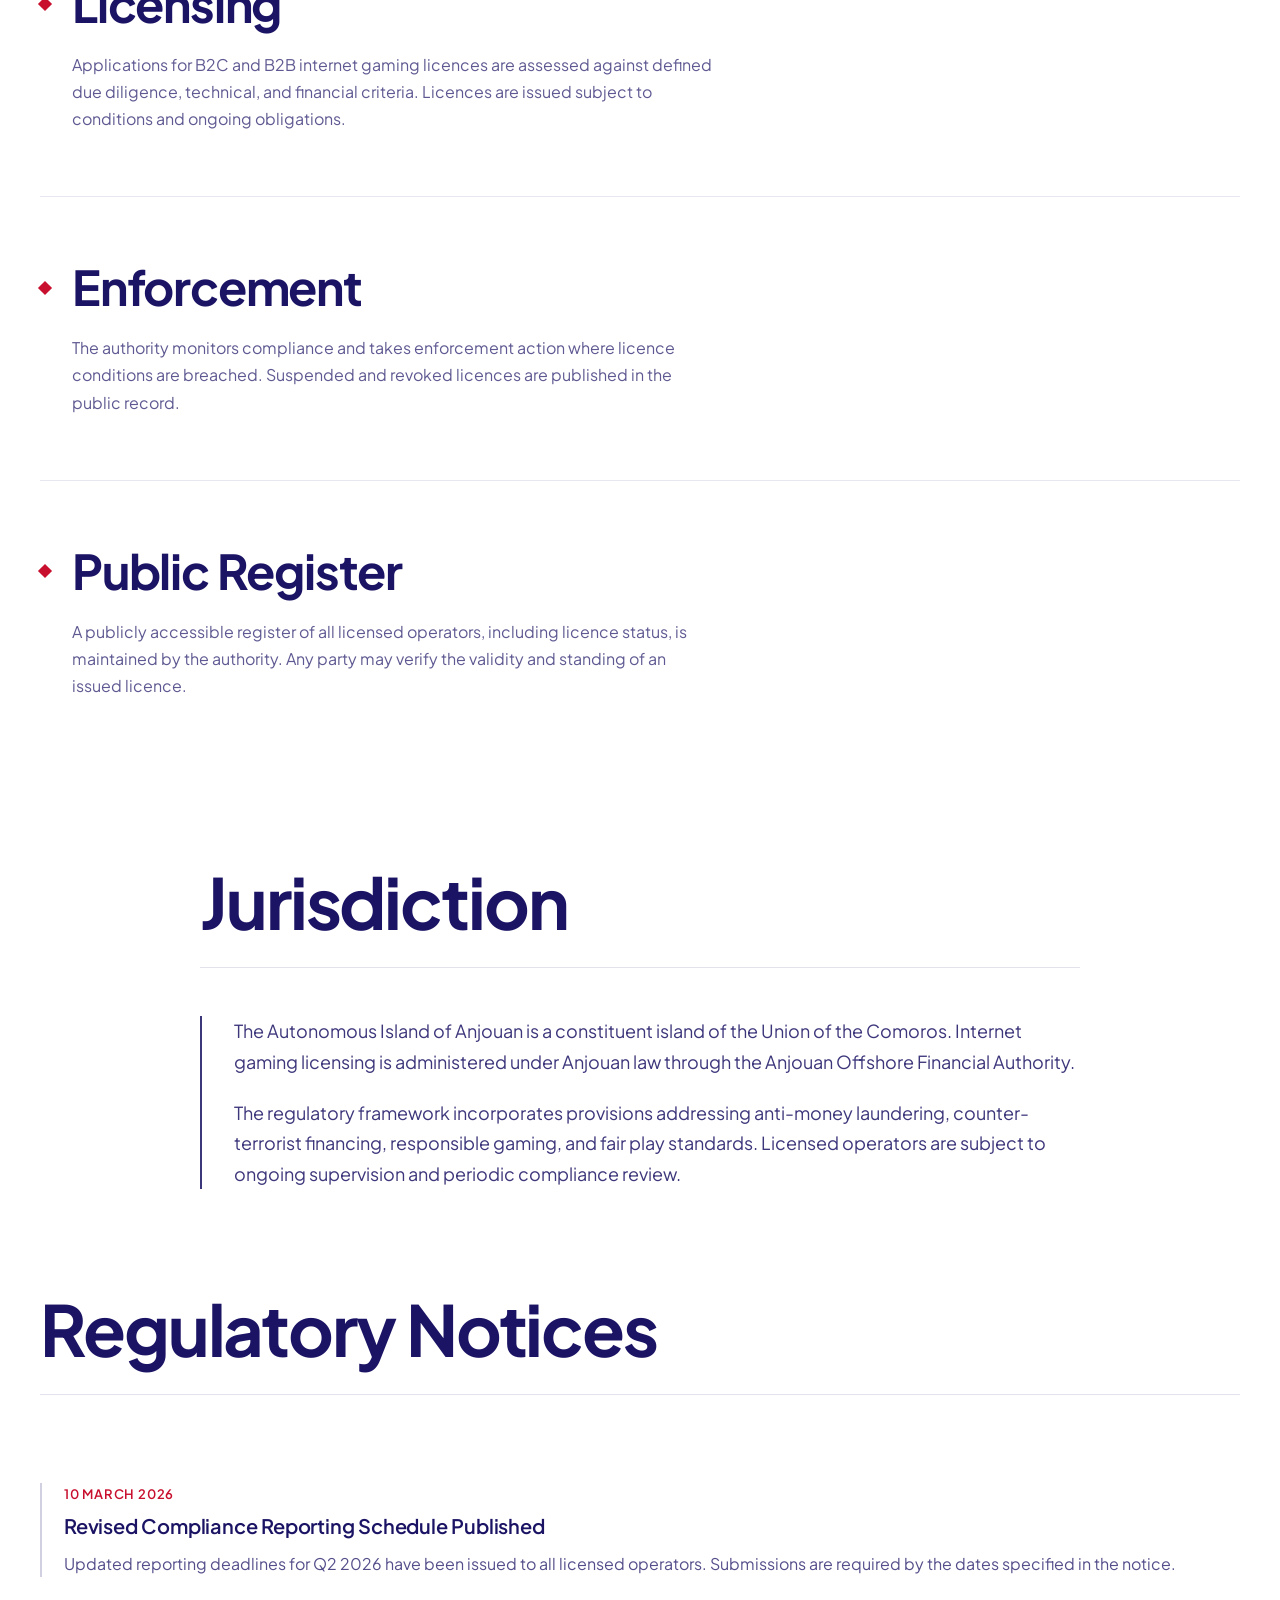
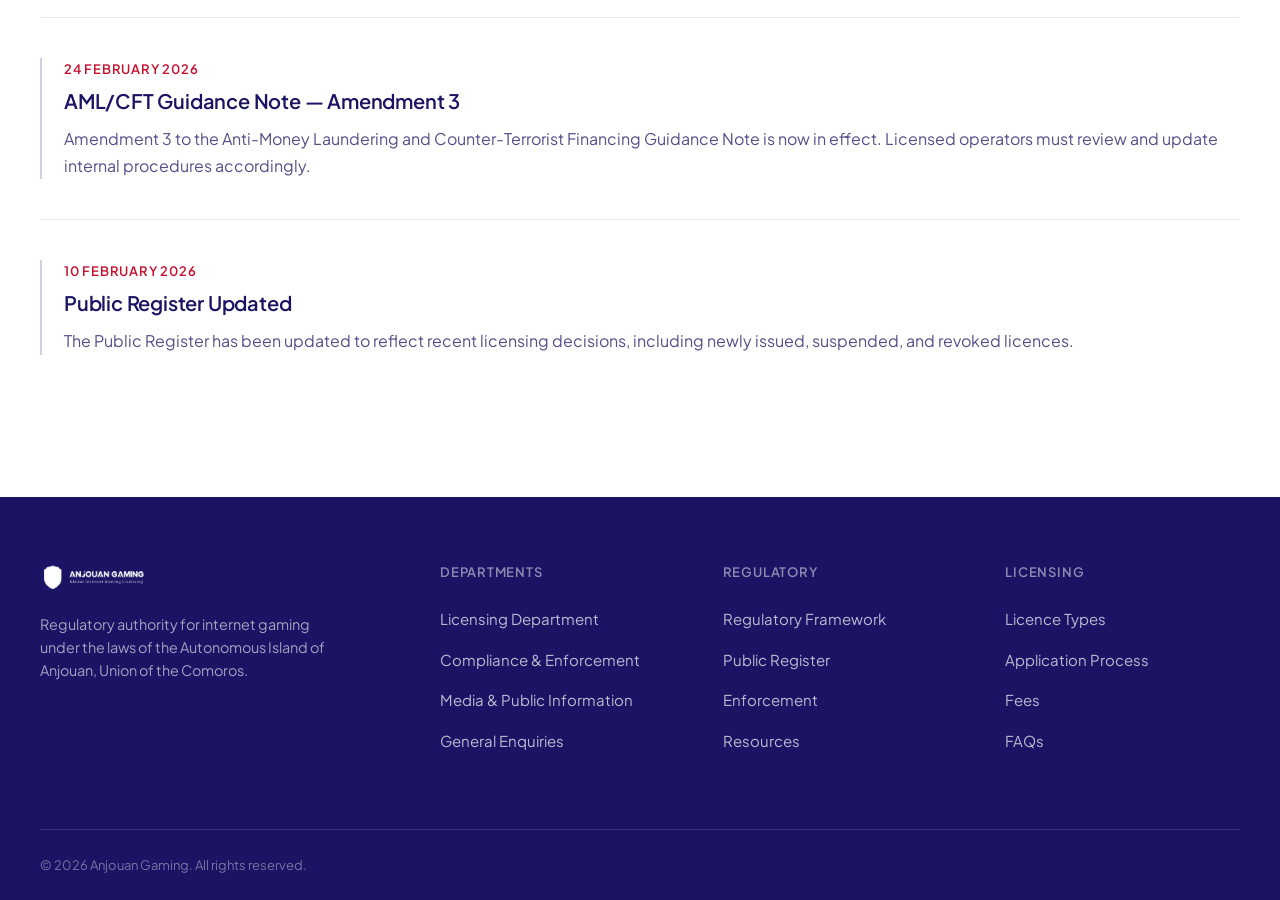
<file: v2/index.html>
<!DOCTYPE html>
<html lang="en">
<head>
  <meta charset="UTF-8">
  <meta name="viewport" content="width=device-width, initial-scale=1.0">
  <title>Anjouan Gaming — Global Internet Gaming Licensing</title>
  <link rel="preconnect" href="https://fonts.googleapis.com">
  <link rel="preconnect" href="https://fonts.gstatic.com" crossorigin>
  <link href="https://fonts.googleapis.com/css2?family=Plus+Jakarta+Sans:wght@400;450;500;600;700&display=swap" rel="stylesheet">
  <link rel="stylesheet" href="styles.css">
</head>
<body>

  <!-- Navigation -->
  <nav class="nav" role="navigation" aria-label="Primary">
    <div class="nav__inner">
      <a href="/" class="nav__logo" aria-label="Anjouan Gaming — Home">
        <img src="images/logo.png" alt="Anjouan Gaming" class="nav__logo-img">
      </a>
      <button class="nav__toggle" aria-label="Open menu" aria-expanded="false">
        <span class="nav__toggle-bar"></span>
        <span class="nav__toggle-bar"></span>
        <span class="nav__toggle-bar"></span>
      </button>
      <ul class="nav__list">
        <li class="nav__item nav__item--active"><a href="/">Home</a></li>
        <li class="nav__item"><a href="/about">About</a></li>
        <li class="nav__item"><a href="/regulatory-framework">Regulatory Framework</a></li>
        <li class="nav__item"><a href="/licensing">Licensing</a></li>
        <li class="nav__item"><a href="/public-register">Public Register</a></li>
        <li class="nav__item"><a href="/enforcement">Enforcement</a></li>
        <li class="nav__item"><a href="/resources">Resources</a></li>
        <li class="nav__item"><a href="/contact">Contact</a></li>
      </ul>
    </div>
  </nav>

  <!-- Hero -->
  <header class="hero">
    <div class="hero__inner">
      <h1 class="hero__heading">Anjouan Gaming</h1>
      <p class="hero__mandate">The regulatory authority for internet gaming on the Autonomous Island of Anjouan.</p>
    </div>
    <div class="hero__rule"></div>
  </header>

  <!-- Regulatory Mandate -->
  <section class="section section--mandate" data-animate>
    <div class="section__inner section__inner--narrow">
      <h2 class="section__heading">Regulatory Mandate</h2>
      <div class="section__rule"></div>
      <div class="section__content section__content--bordered">
        <p>Anjouan Gaming administers the licensing, supervision, and enforcement of internet gaming operations under the laws of the Autonomous Island of Anjouan. The authority operates as the designated regulatory body of the Anjouan Offshore Financial Authority and the Anjouan Gaming Board.</p>
        <p>All internet gaming operators within the jurisdiction are required to hold a valid licence and comply with defined regulatory standards. The authority maintains oversight of licensed operators through ongoing supervision, compliance monitoring, and enforcement action where conditions are breached.</p>
      </div>
    </div>
  </section>

  <!-- Key Functions -->
  <section class="section section--functions" data-animate>
    <div class="section__inner">
      <h2 class="section__heading">Key Functions</h2>
      <div class="section__rule"></div>
      <div class="functions">

        <div class="function" data-animate>
          <span class="function__marker"></span>
          <h3 class="function__heading">Regulatory Framework</h3>
          <p class="function__text">The authority establishes and maintains the regulatory standards, compliance requirements, and legal conditions under which internet gaming licences are issued and administered.</p>
        </div>

        <div class="function" data-animate>
          <span class="function__marker"></span>
          <h3 class="function__heading">Licensing</h3>
          <p class="function__text">Applications for B2C and B2B internet gaming licences are assessed against defined due diligence, technical, and financial criteria. Licences are issued subject to conditions and ongoing obligations.</p>
        </div>

        <div class="function" data-animate>
          <span class="function__marker"></span>
          <h3 class="function__heading">Enforcement</h3>
          <p class="function__text">The authority monitors compliance and takes enforcement action where licence conditions are breached. Suspended and revoked licences are published in the public record.</p>
        </div>

        <div class="function" data-animate>
          <span class="function__marker"></span>
          <h3 class="function__heading">Public Register</h3>
          <p class="function__text">A publicly accessible register of all licensed operators, including licence status, is maintained by the authority. Any party may verify the validity and standing of an issued licence.</p>
        </div>

      </div>
    </div>
  </section>

  <!-- Jurisdiction -->
  <section class="section section--jurisdiction" data-animate>
    <div class="section__inner section__inner--narrow">
      <h2 class="section__heading">Jurisdiction</h2>
      <div class="section__rule"></div>
      <div class="section__content section__content--bordered">
        <p>The Autonomous Island of Anjouan is a constituent island of the Union of the Comoros. Internet gaming licensing is administered under Anjouan law through the Anjouan Offshore Financial Authority.</p>
        <p>The regulatory framework incorporates provisions addressing anti-money laundering, counter-terrorist financing, responsible gaming, and fair play standards. Licensed operators are subject to ongoing supervision and periodic compliance review.</p>
      </div>
    </div>
  </section>

  <!-- Regulatory Updates -->
  <section class="section section--updates" data-animate>
    <div class="section__inner">
      <h2 class="section__heading">Regulatory Notices</h2>
      <div class="section__rule"></div>
      <div class="updates">

        <article class="update" data-animate>
          <time class="update__date" datetime="2026-03-10">10 March 2026</time>
          <h3 class="update__title">Revised Compliance Reporting Schedule Published</h3>
          <p class="update__text">Updated reporting deadlines for Q2 2026 have been issued to all licensed operators. Submissions are required by the dates specified in the notice.</p>
        </article>

        <article class="update" data-animate>
          <time class="update__date" datetime="2026-02-24">24 February 2026</time>
          <h3 class="update__title">AML/CFT Guidance Note — Amendment 3</h3>
          <p class="update__text">Amendment 3 to the Anti-Money Laundering and Counter-Terrorist Financing Guidance Note is now in effect. Licensed operators must review and update internal procedures accordingly.</p>
        </article>

        <article class="update" data-animate>
          <time class="update__date" datetime="2026-02-10">10 February 2026</time>
          <h3 class="update__title">Public Register Updated</h3>
          <p class="update__text">The Public Register has been updated to reflect recent licensing decisions, including newly issued, suspended, and revoked licences.</p>
        </article>

      </div>
    </div>
  </section>

  <!-- Footer -->
  <footer class="footer">
    <div class="footer__inner">
      <div class="footer__col footer__col--authority">
        <img src="images/logo.png" alt="Anjouan Gaming" class="footer__logo">
        <p class="footer__jurisdiction">Regulatory authority for internet gaming under the laws of the Autonomous Island of Anjouan, Union of the Comoros.</p>
      </div>
      <div class="footer__col">
        <h4 class="footer__heading">Departments</h4>
        <ul class="footer__list">
          <li><a href="/contact#licensing">Licensing Department</a></li>
          <li><a href="/contact#compliance">Compliance &amp; Enforcement</a></li>
          <li><a href="/contact#media">Media &amp; Public Information</a></li>
          <li><a href="/contact#general">General Enquiries</a></li>
        </ul>
      </div>
      <div class="footer__col">
        <h4 class="footer__heading">Regulatory</h4>
        <ul class="footer__list">
          <li><a href="/regulatory-framework">Regulatory Framework</a></li>
          <li><a href="/public-register">Public Register</a></li>
          <li><a href="/enforcement">Enforcement</a></li>
          <li><a href="/resources">Resources</a></li>
        </ul>
      </div>
      <div class="footer__col">
        <h4 class="footer__heading">Licensing</h4>
        <ul class="footer__list">
          <li><a href="/licensing/licence-types">Licence Types</a></li>
          <li><a href="/licensing/application-process">Application Process</a></li>
          <li><a href="/licensing/fees">Fees</a></li>
          <li><a href="/licensing/faqs">FAQs</a></li>
        </ul>
      </div>
    </div>
    <div class="footer__bottom">
      <p>&copy; 2026 Anjouan Gaming. All rights reserved.</p>
    </div>
  </footer>

  <script src="scripts.js"></script>
</body>
</html>
</file>
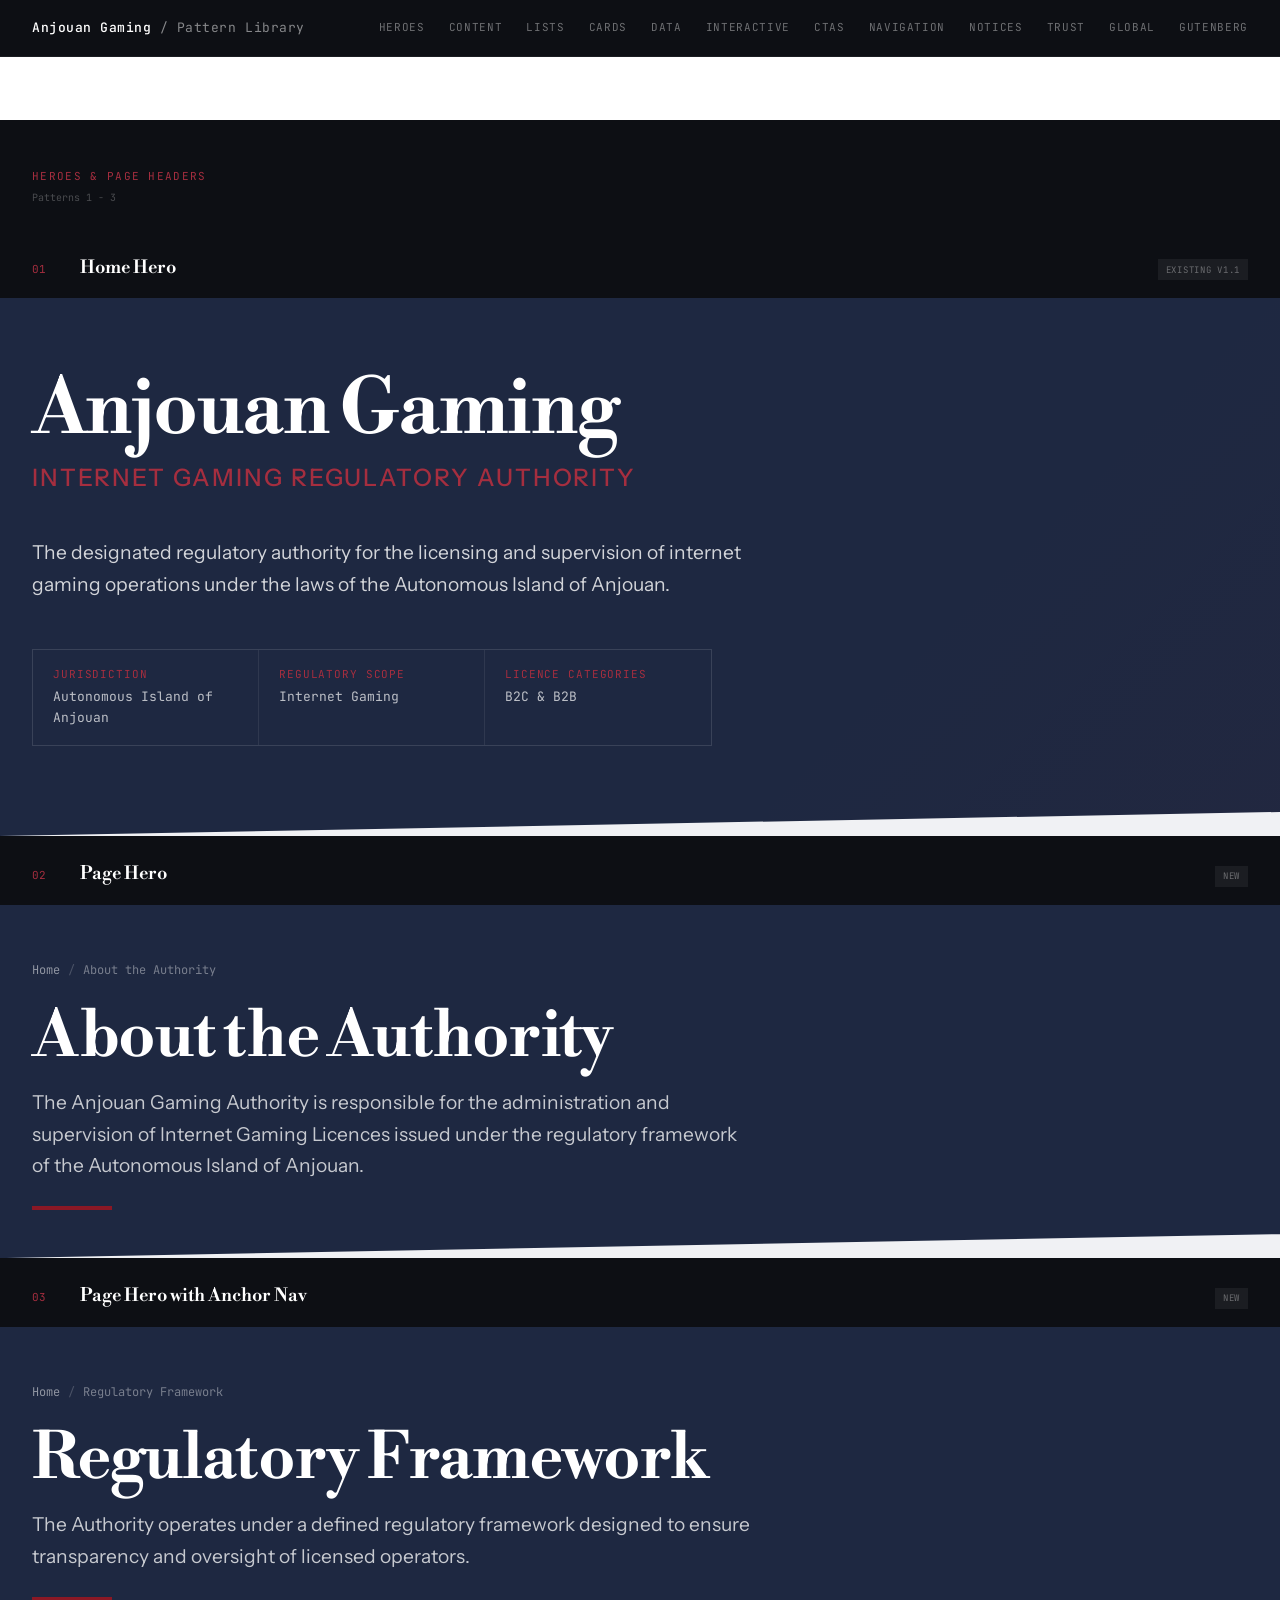
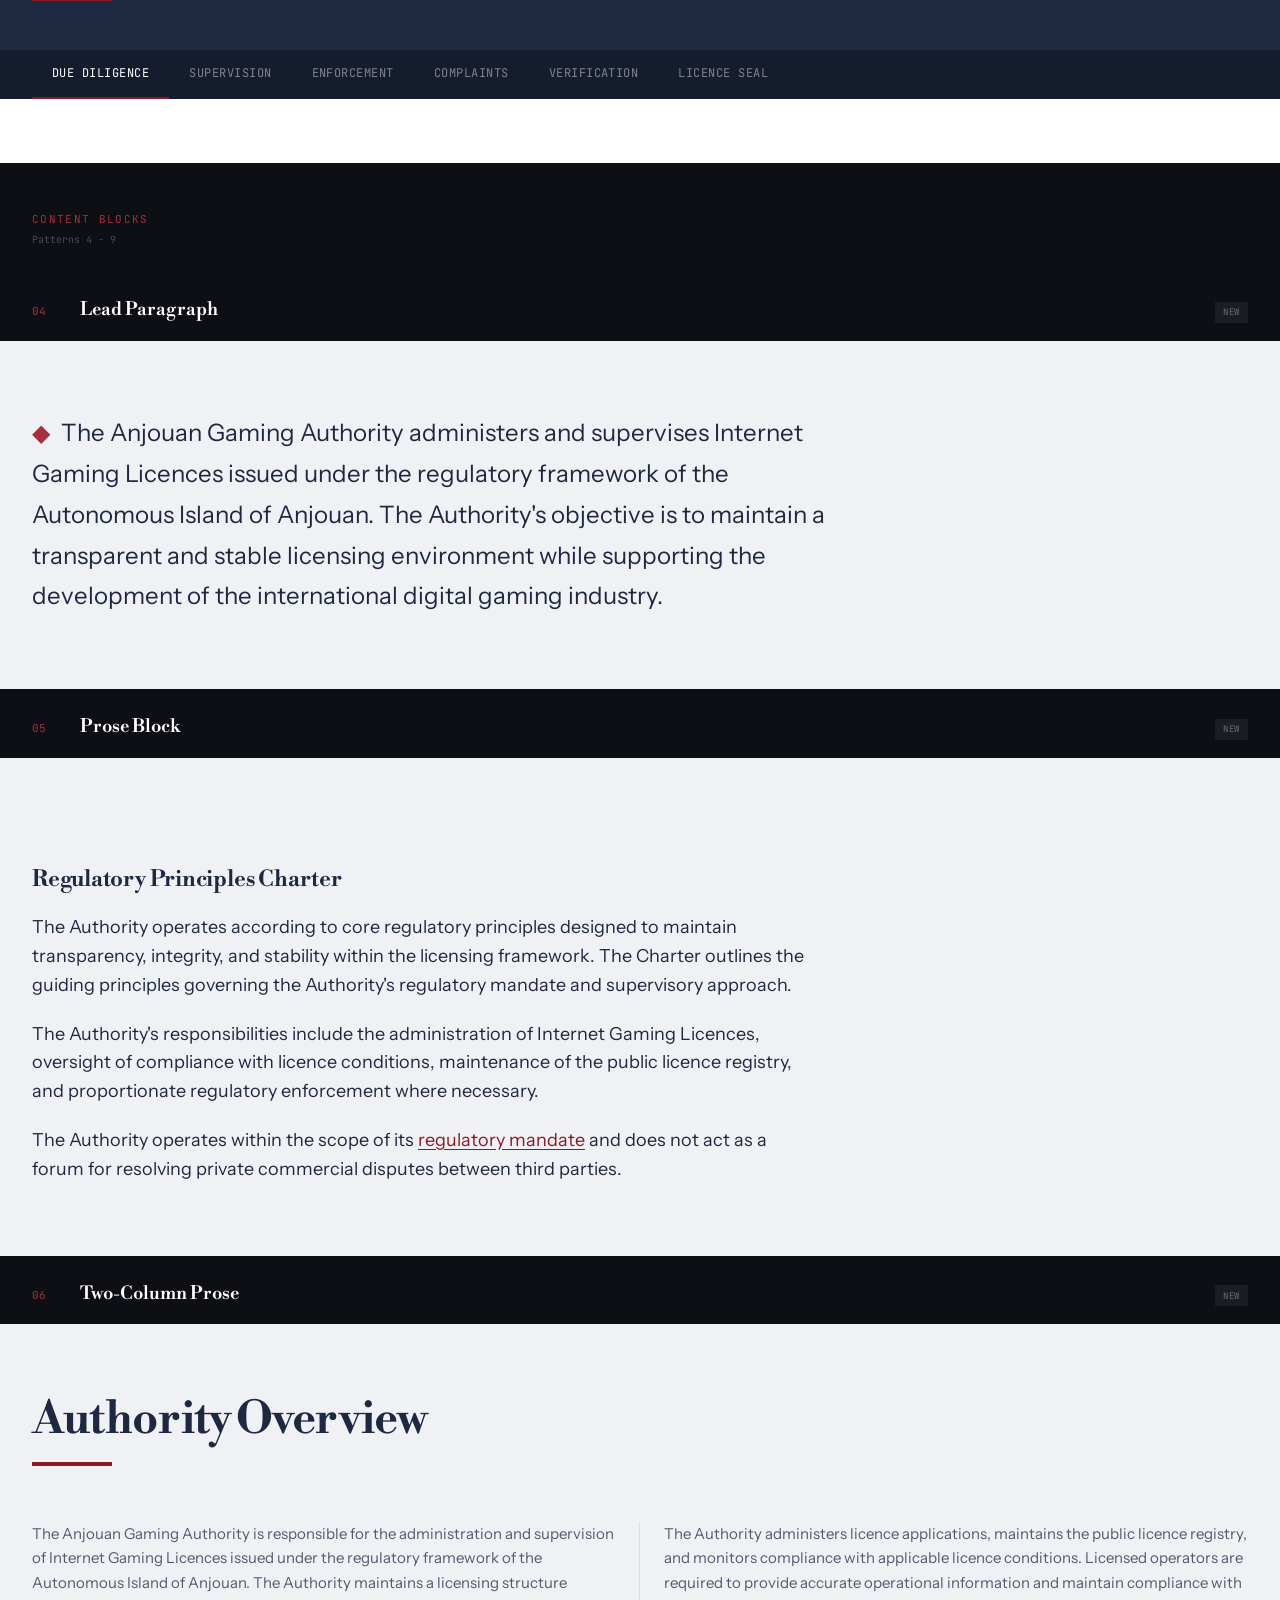
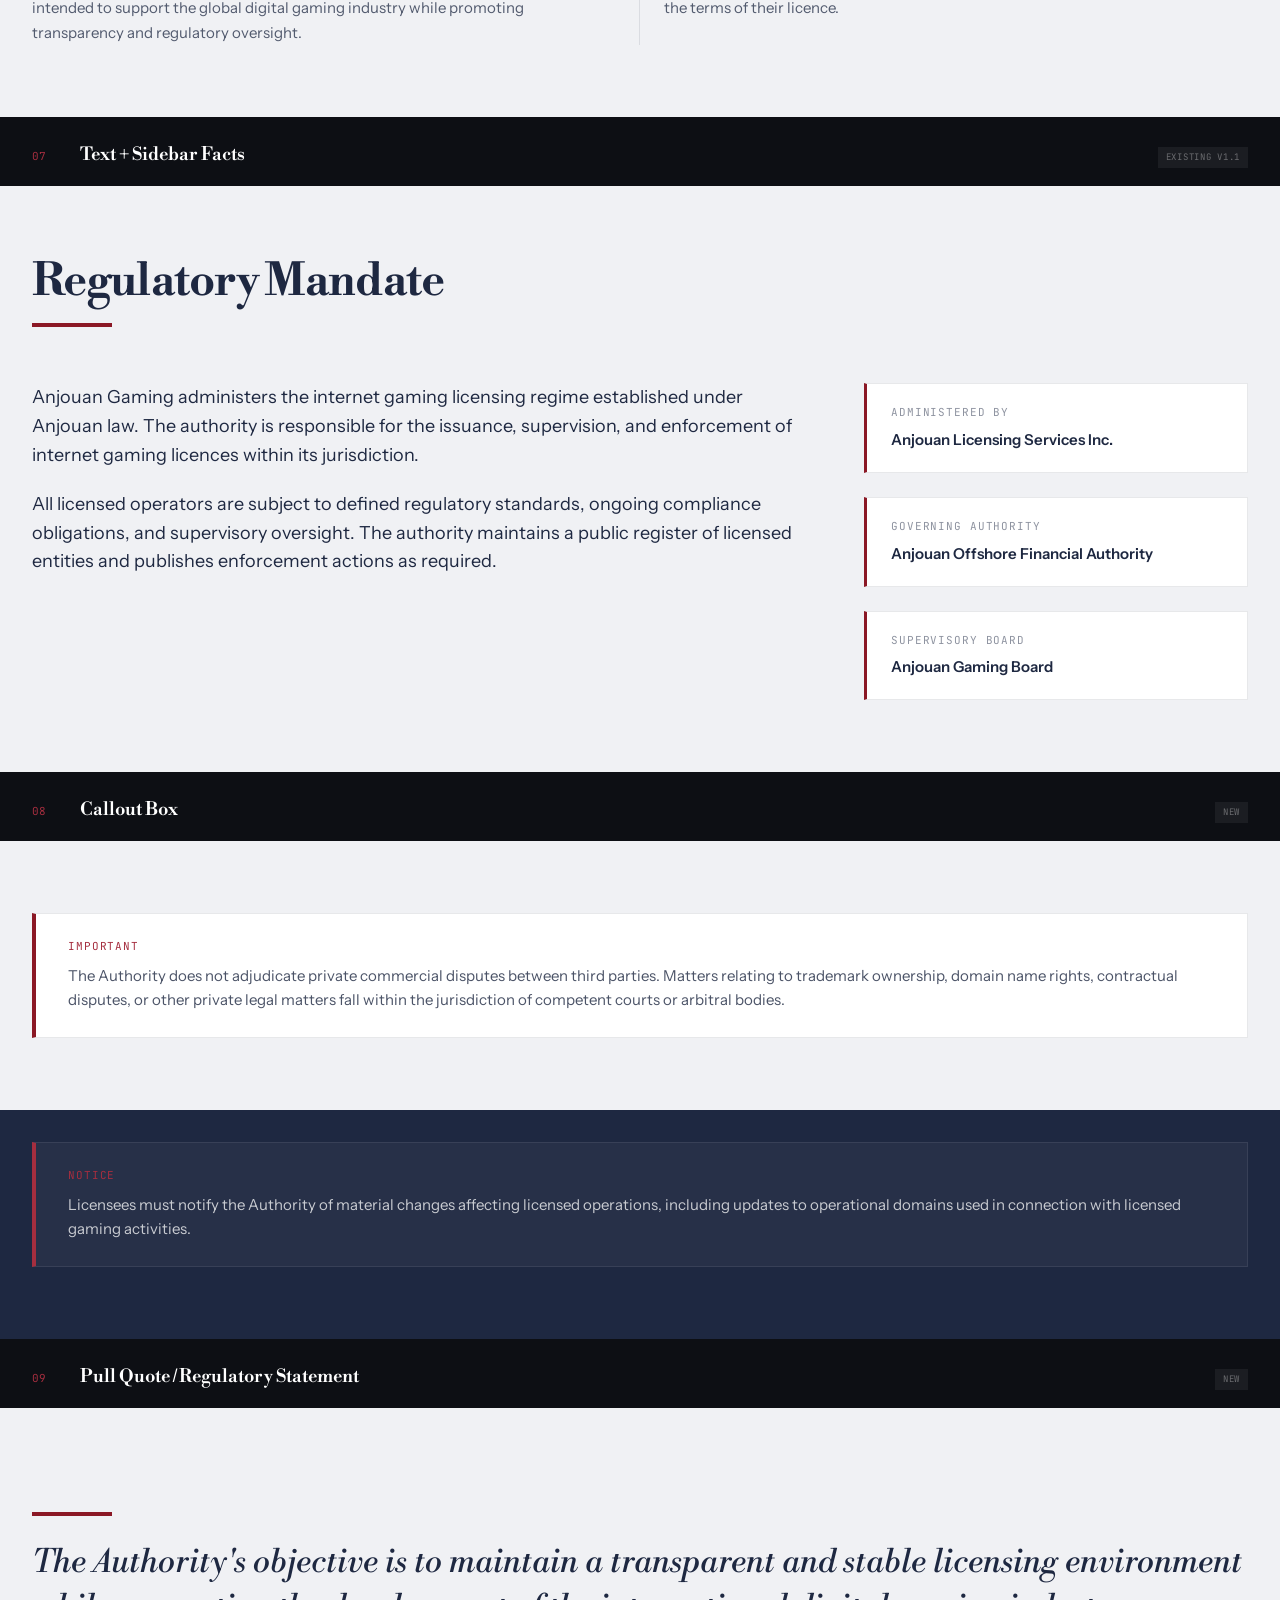
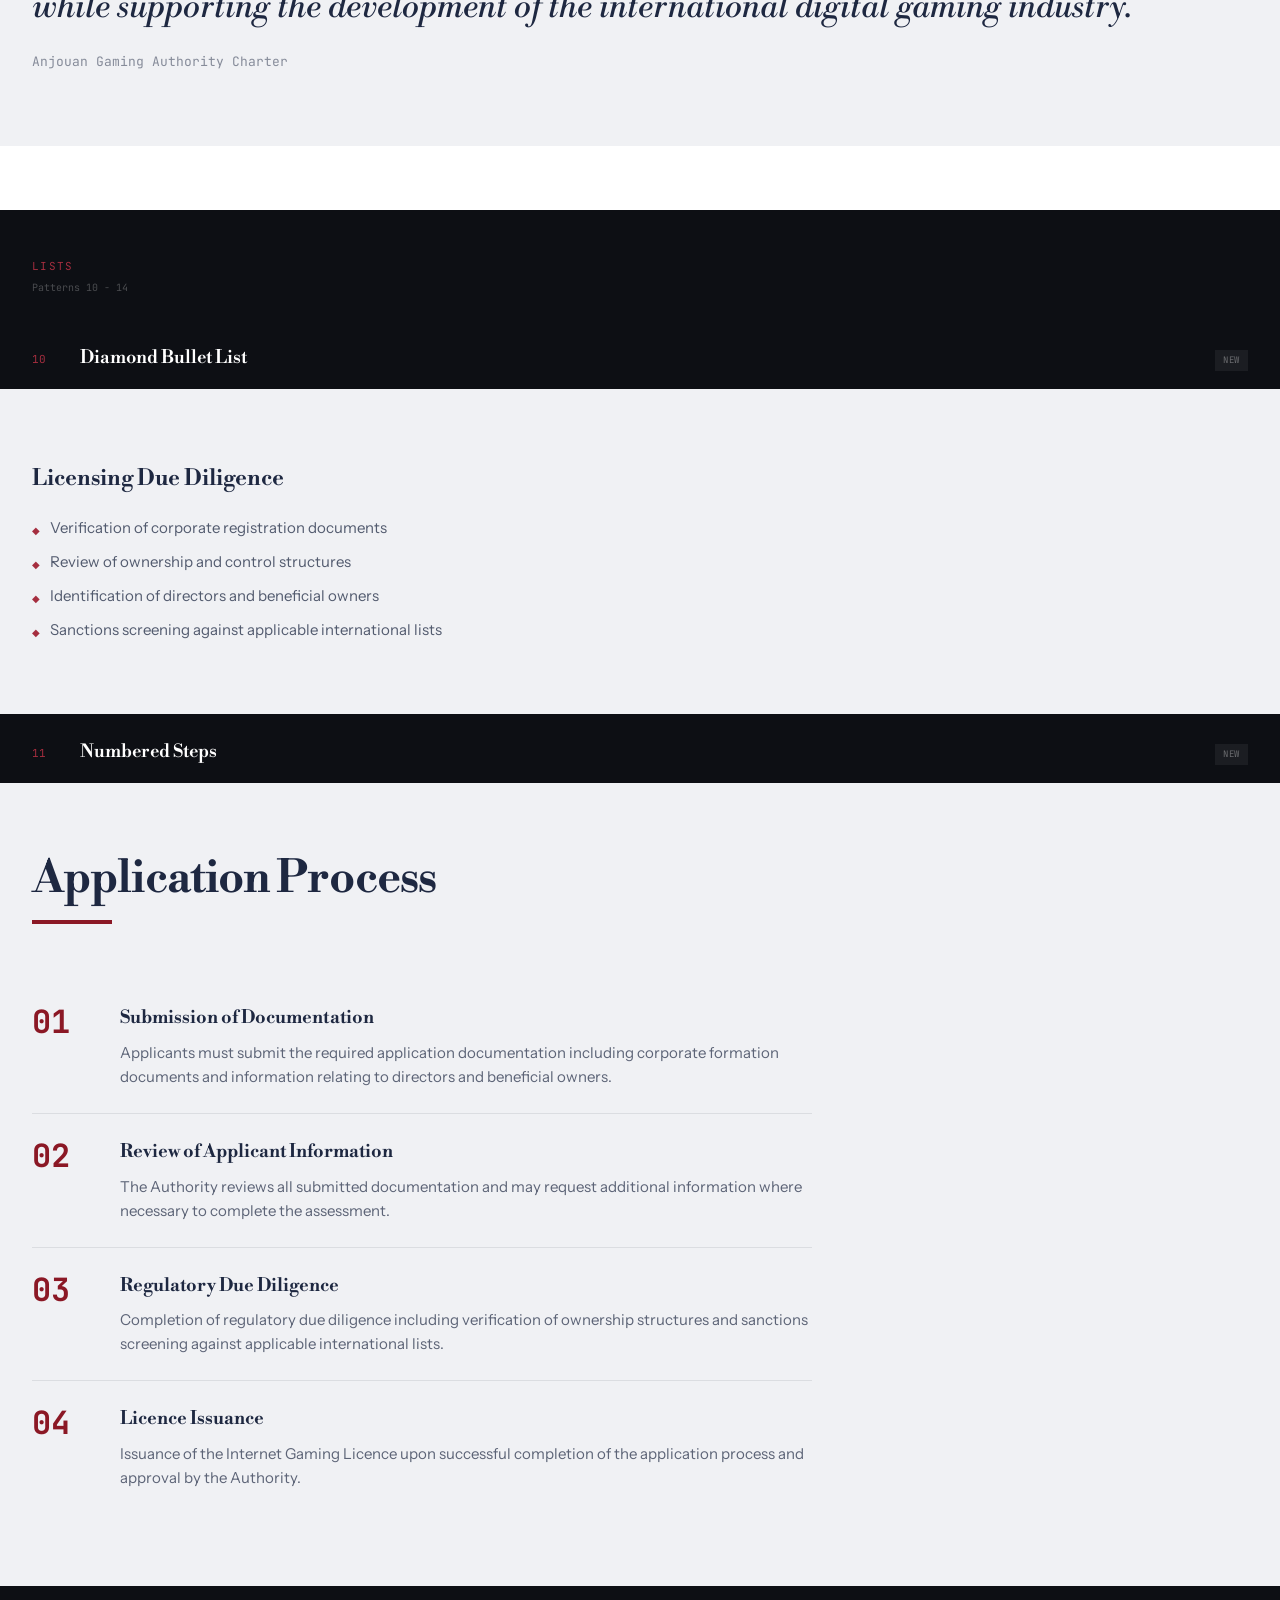
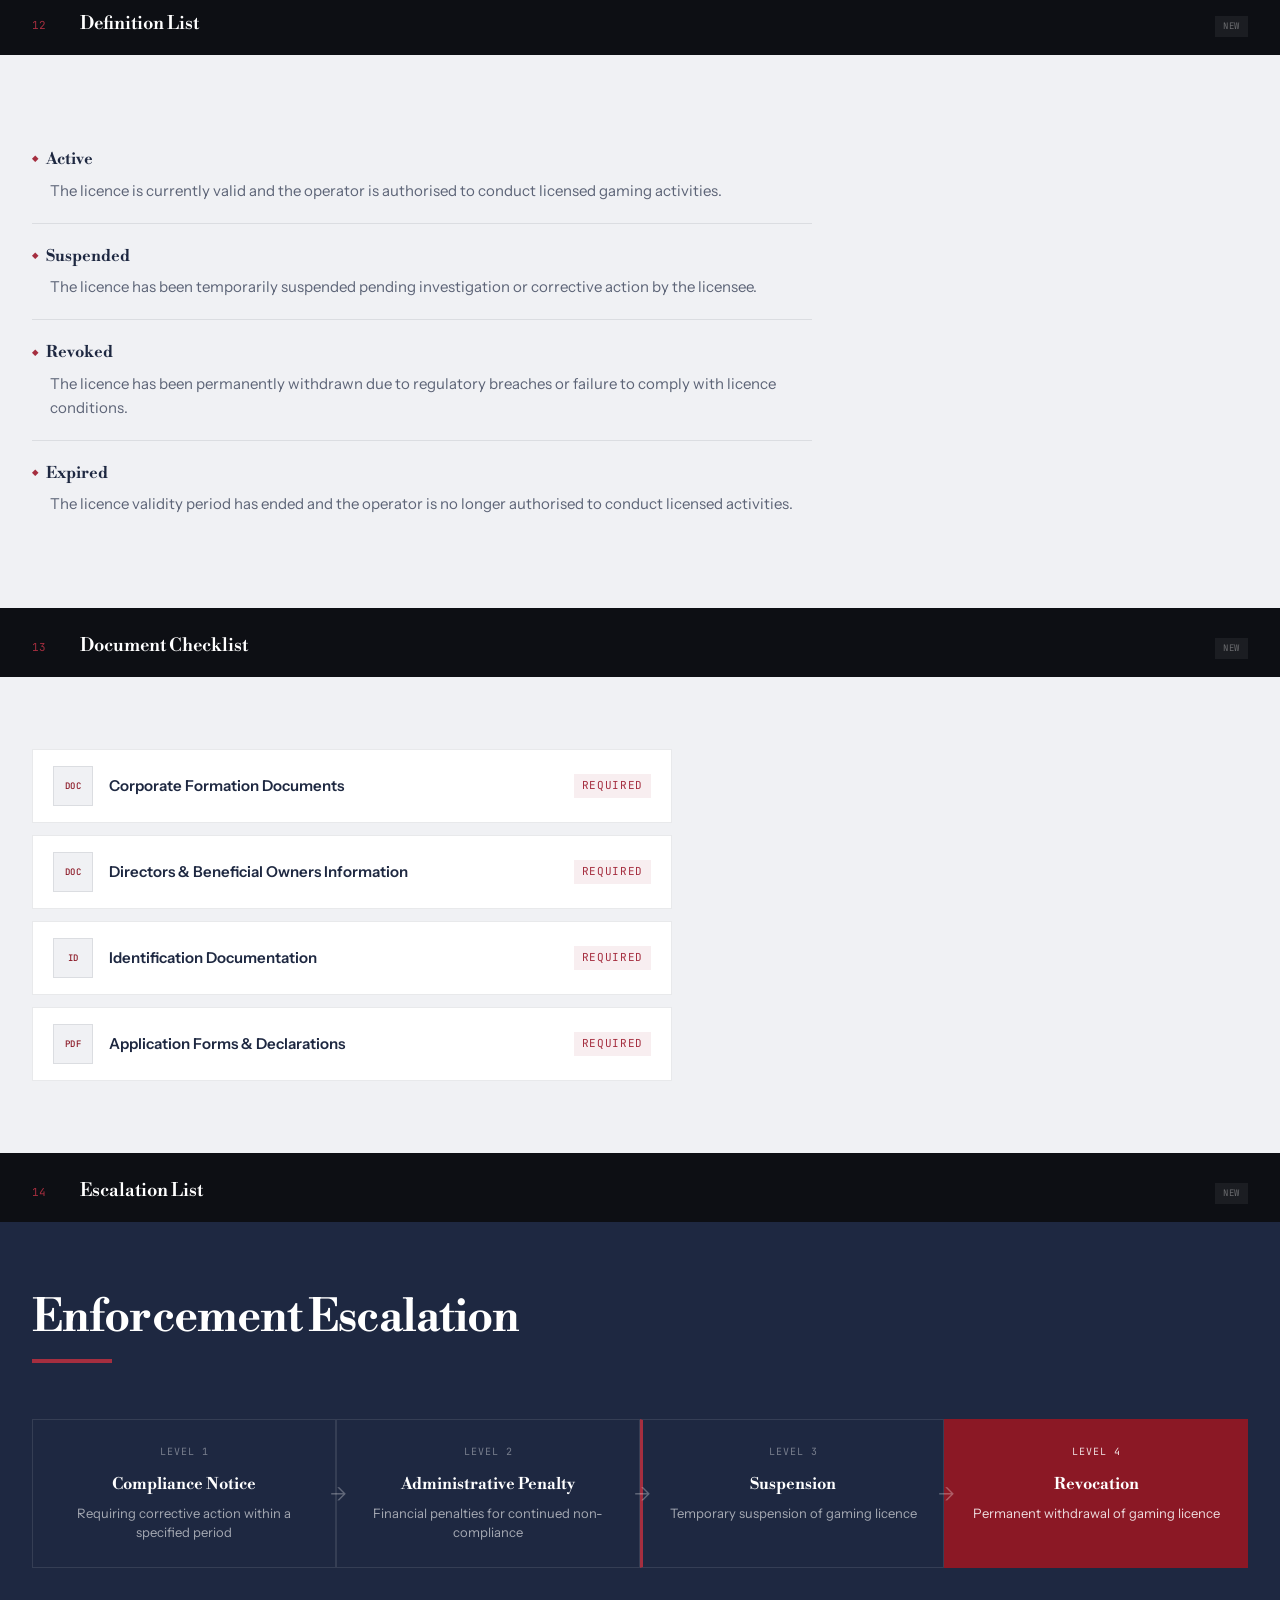
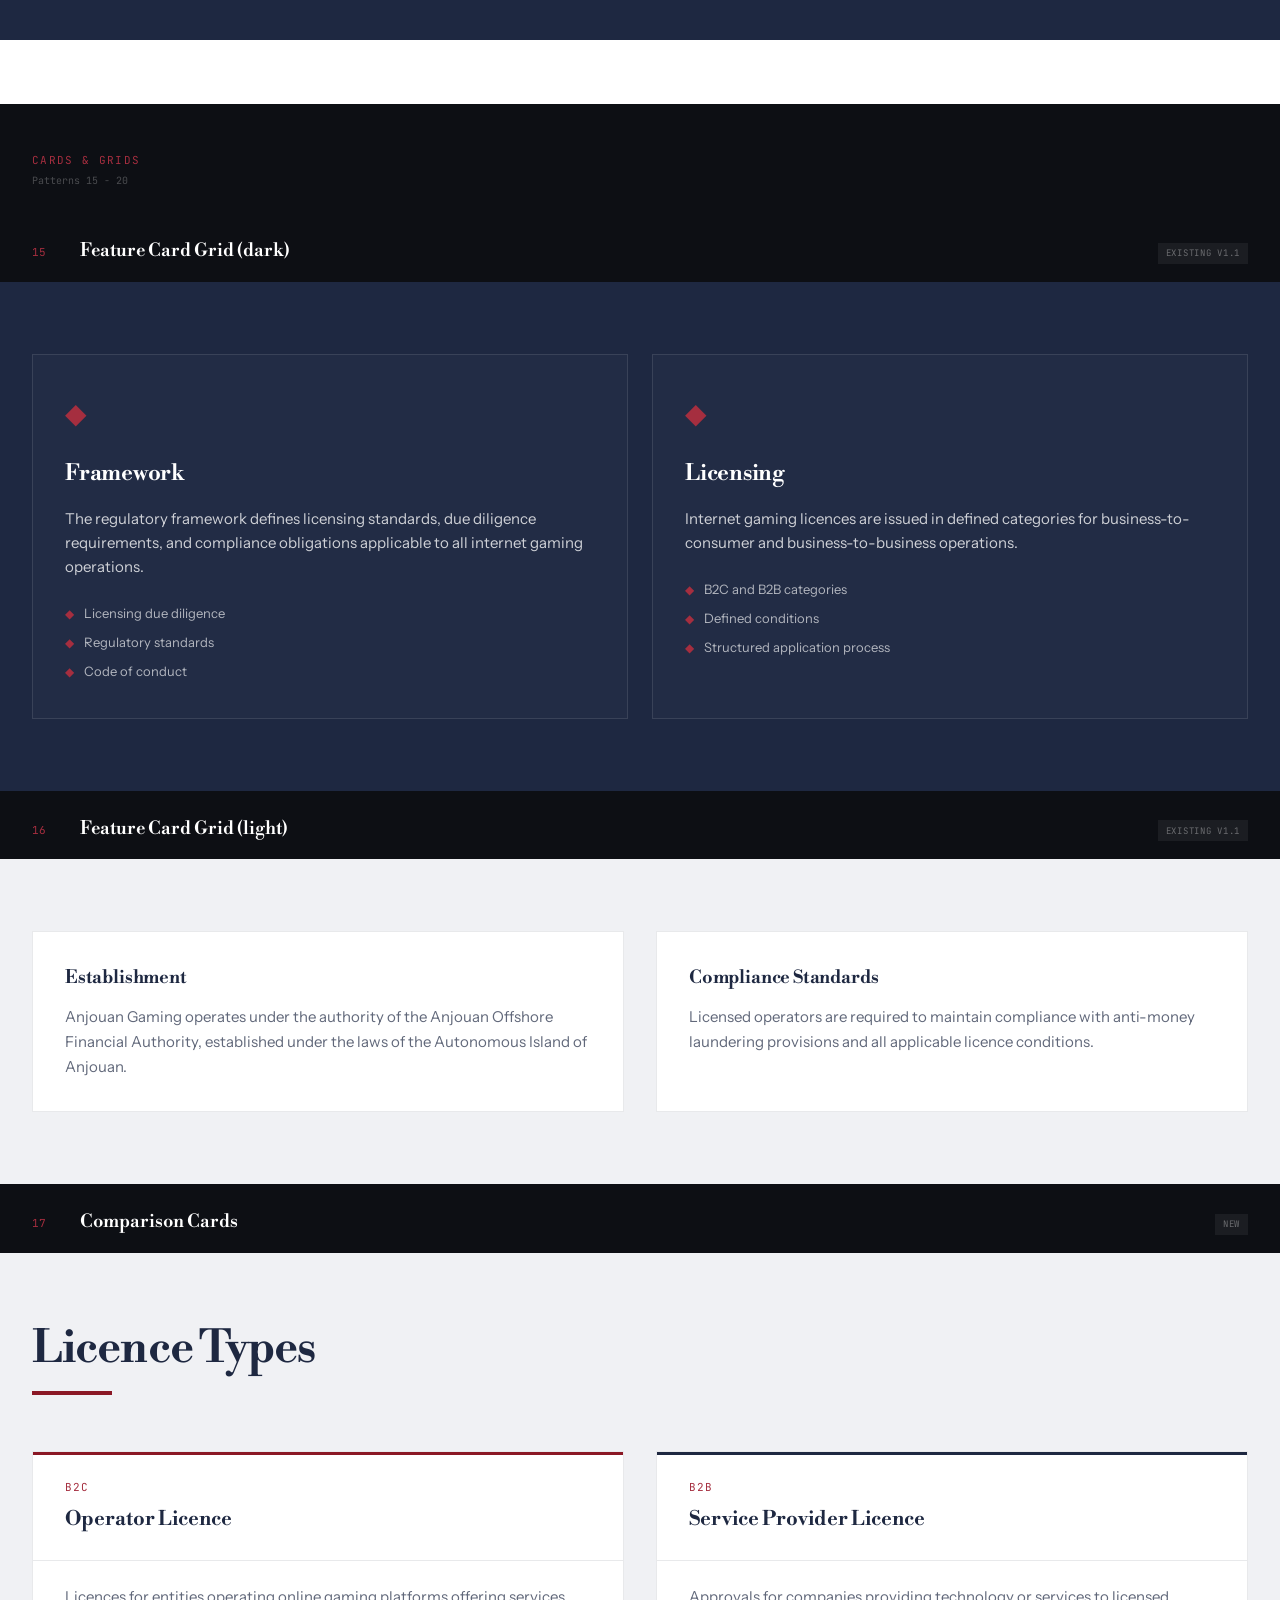
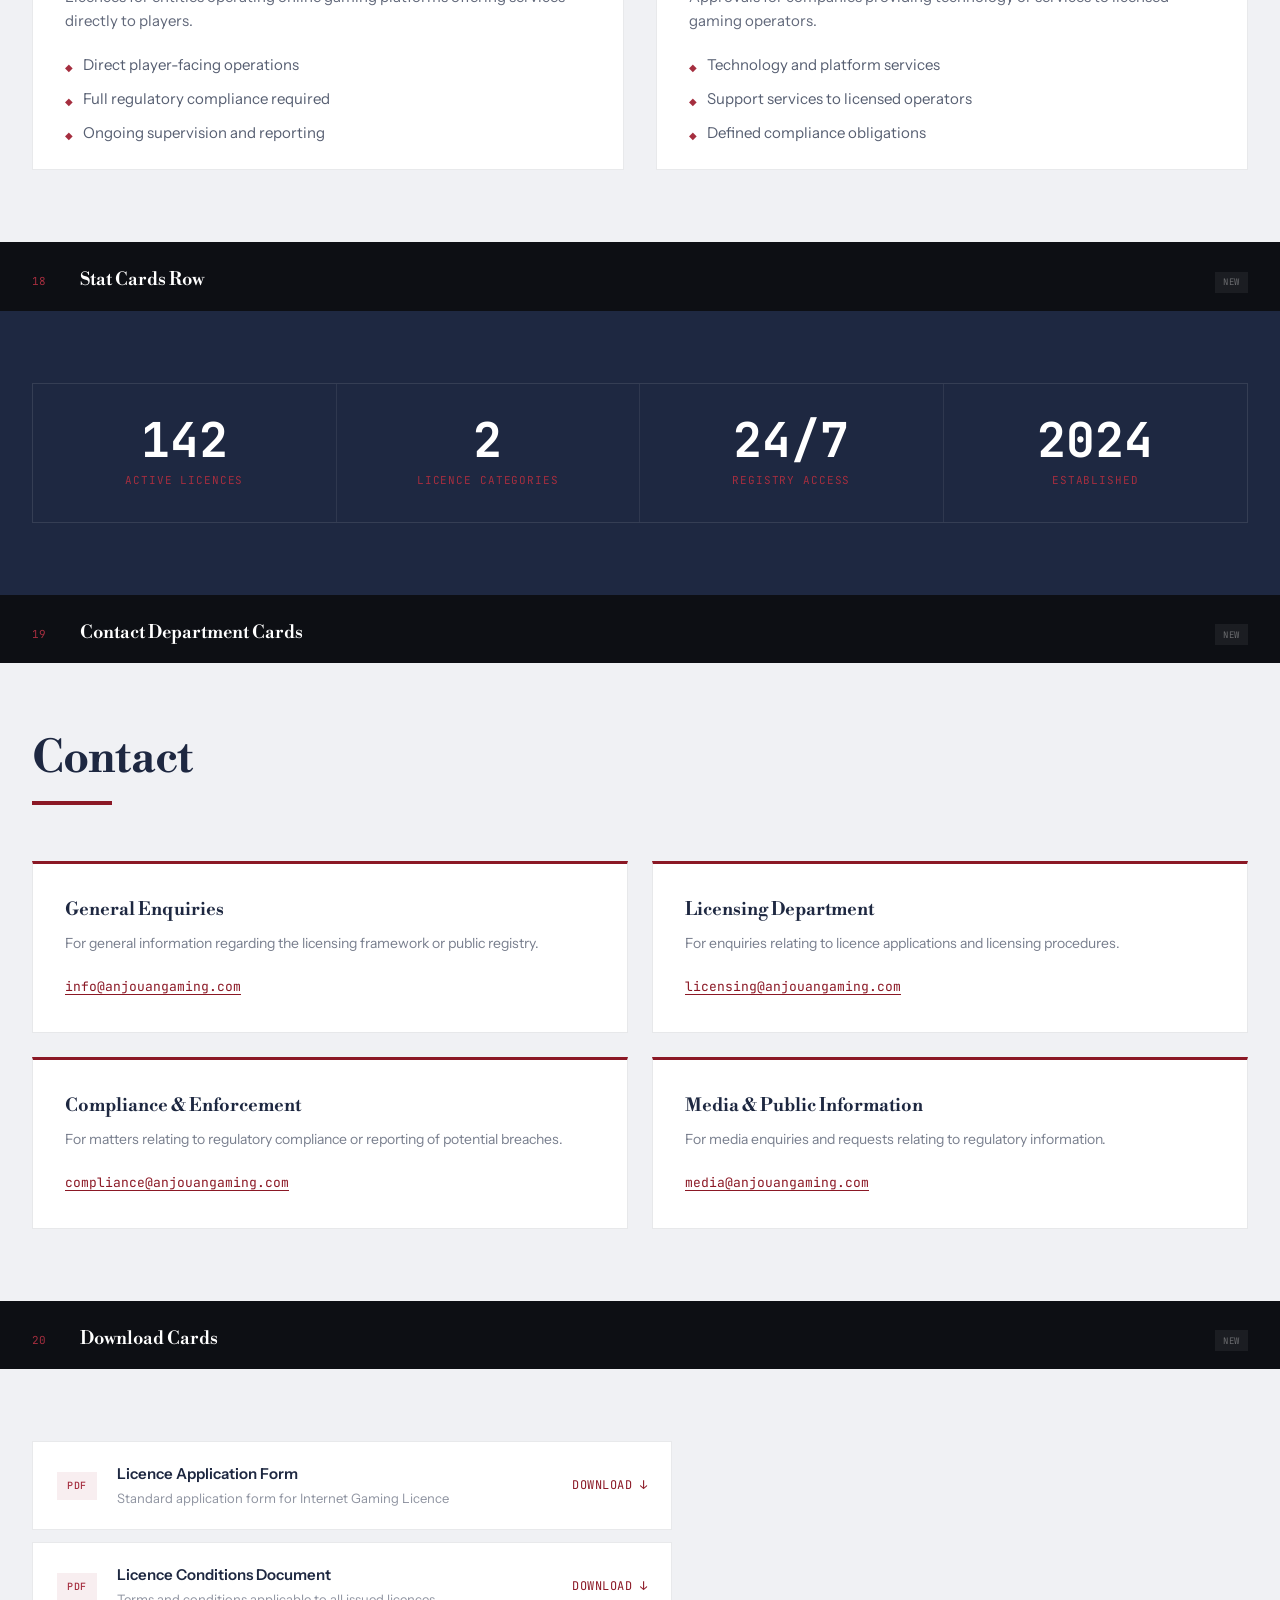
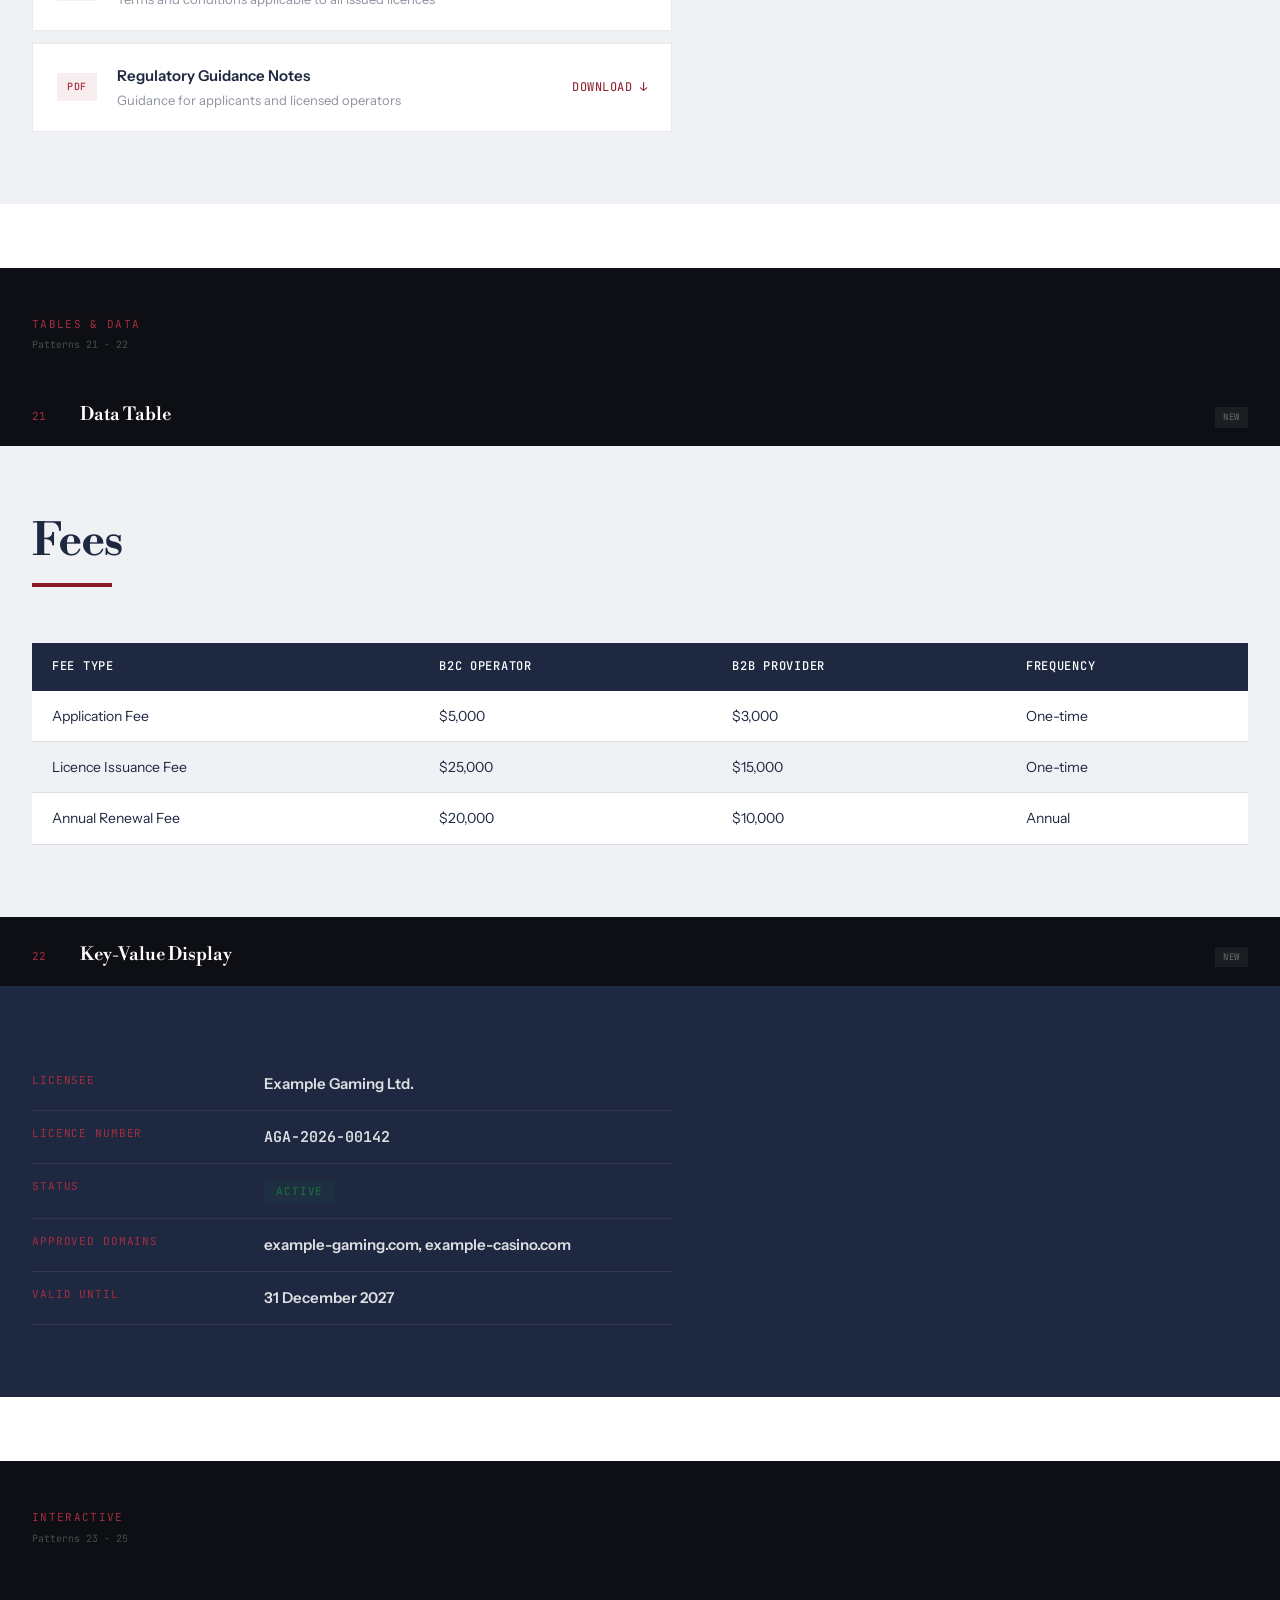
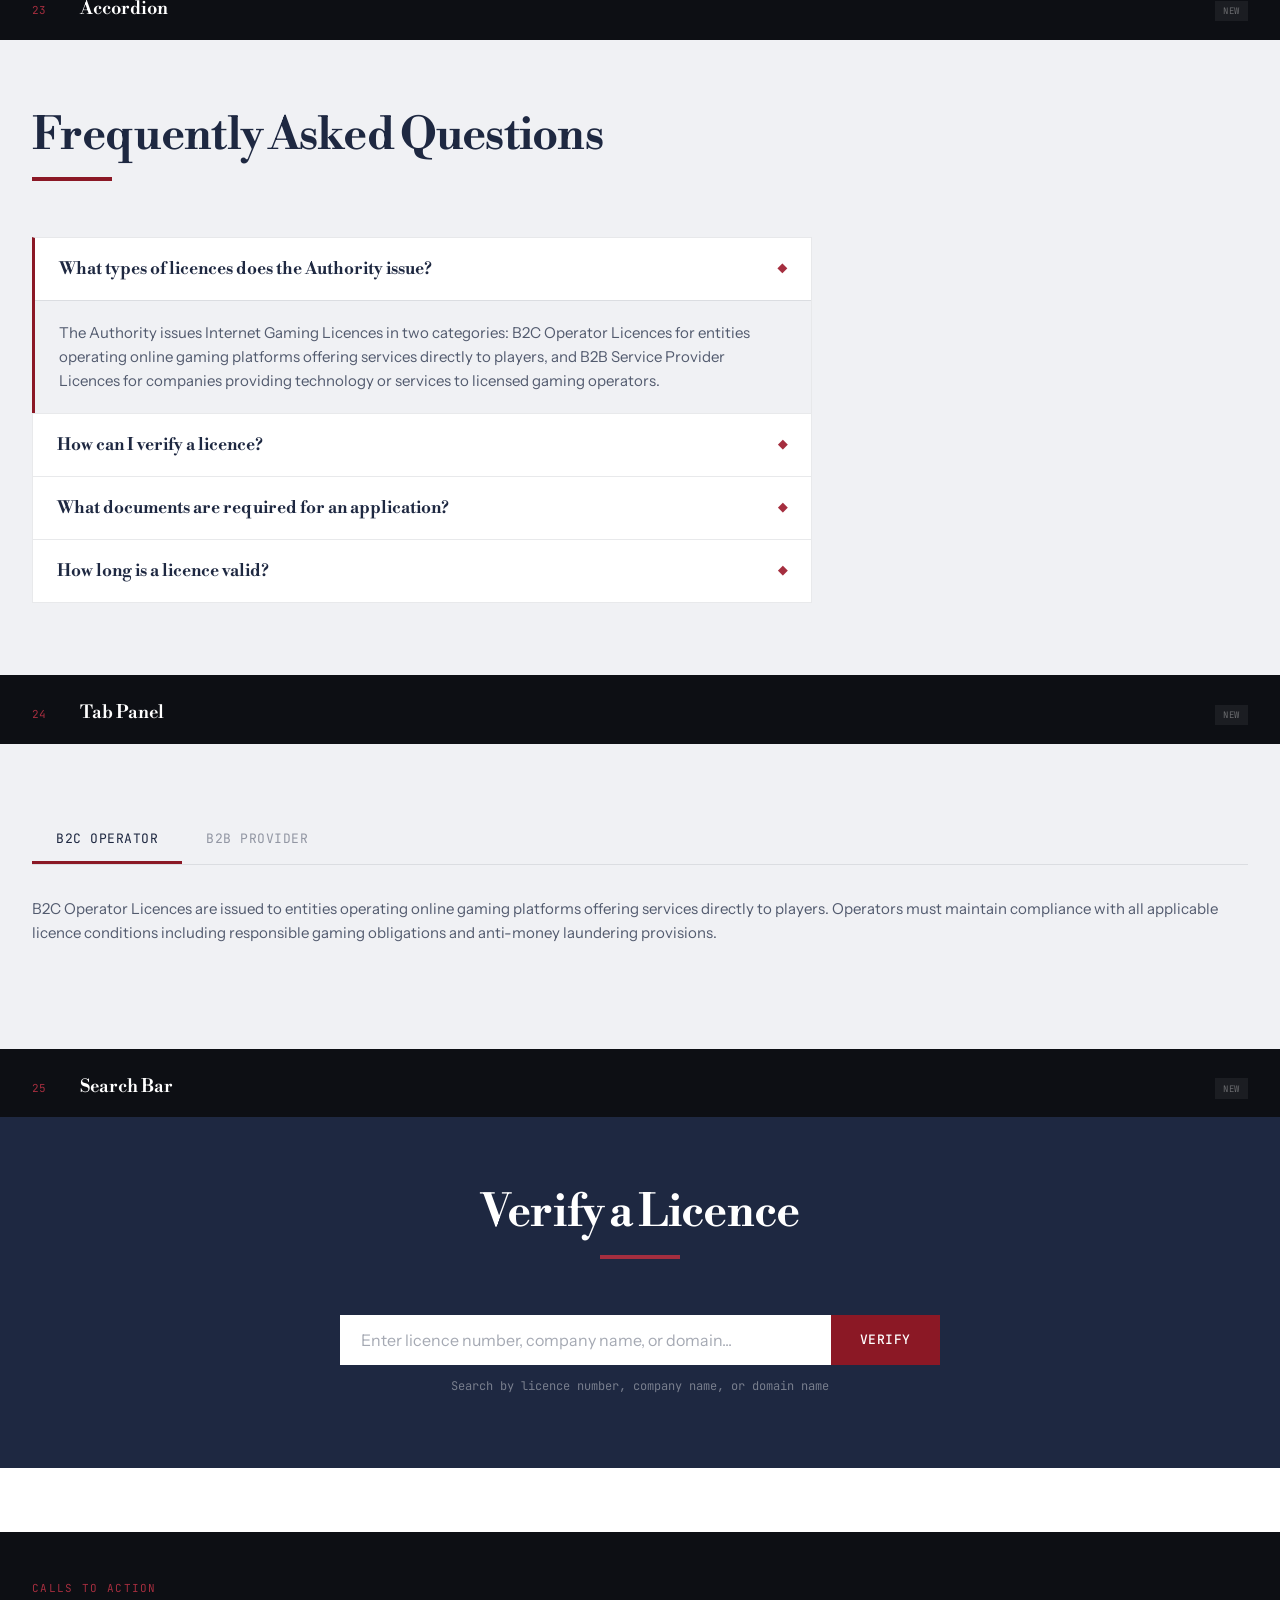
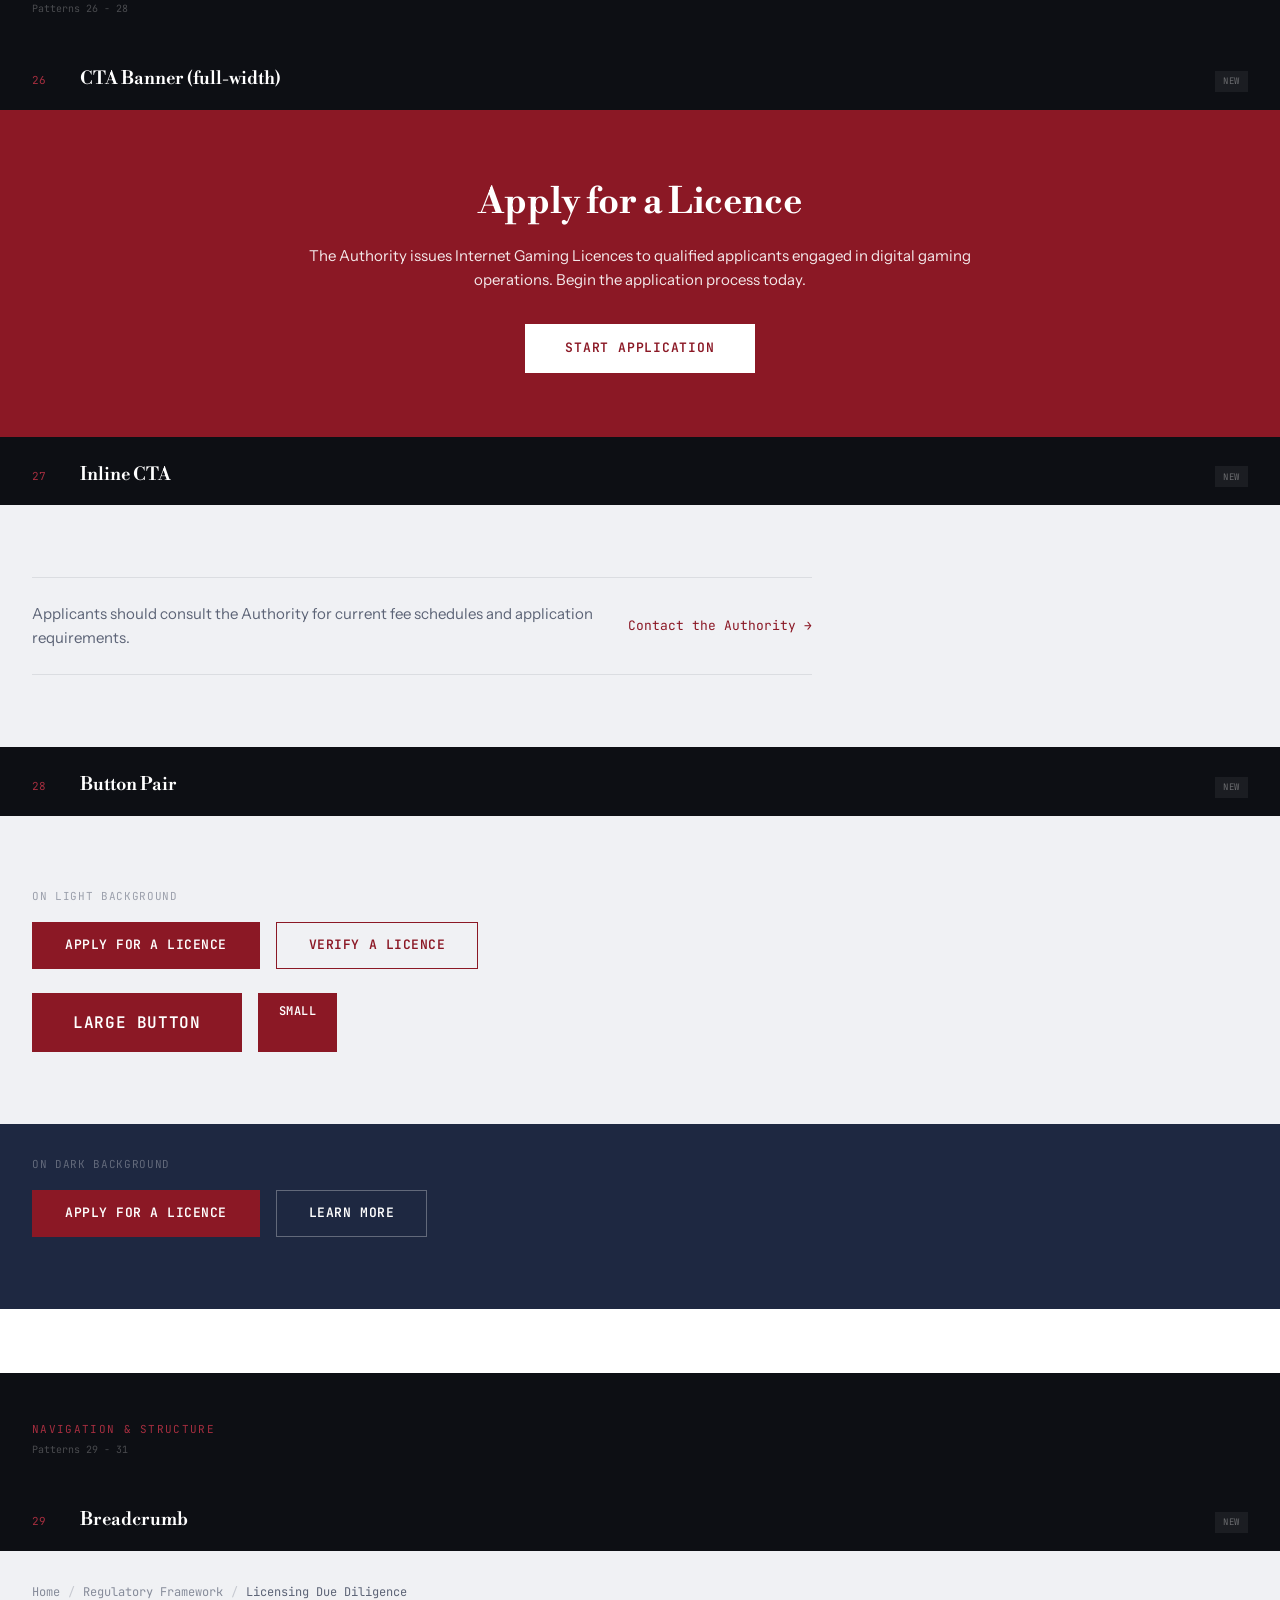
<file: v1.1/pattern-library.html>
<!DOCTYPE html>
<html lang="en">
<head>
  <meta charset="UTF-8">
  <meta name="viewport" content="width=device-width, initial-scale=1.0">
  <title>Pattern Library — Anjouan Gaming</title>
  <link rel="icon" href="images/favicon.ico">
  <link rel="preconnect" href="https://fonts.googleapis.com">
  <link rel="preconnect" href="https://fonts.gstatic.com" crossorigin>
  <link href="https://fonts.googleapis.com/css2?family=Instrument+Sans:wght@400;500;600;700;800&family=JetBrains+Mono:wght@400;500&family=Libre+Bodoni:ital,wght@0,400;0,500;0,600;0,700;1,400;1,500;1,600;1,700&display=swap" rel="stylesheet">
  <link rel="stylesheet" href="styles.css">
  <style>
    /* =============================================
       Pattern Library — Wrapper & Showcase Styles
       ============================================= */

    /* --- Library Shell --- */
    .pl-header {
      position: fixed;
      top: 0;
      left: 0;
      right: 0;
      z-index: 2000;
      background: #0D0F14;
      border-bottom: 1px solid rgba(255,255,255,0.06);
    }

    .pl-header-inner {
      max-width: 1440px;
      margin: 0 auto;
      padding: 0 2rem;
      display: flex;
      align-items: center;
      justify-content: space-between;
      height: 56px;
    }

    .pl-title {
      font-family: var(--font-mono);
      font-size: 0.8125rem;
      color: rgba(255,255,255,0.5);
      letter-spacing: 0.04em;
    }

    .pl-title strong {
      color: #fff;
      font-weight: 500;
    }

    .pl-nav {
      display: flex;
      gap: 1.5rem;
      overflow-x: auto;
    }

    .pl-nav a {
      font-family: var(--font-mono);
      font-size: 0.6875rem;
      text-transform: uppercase;
      letter-spacing: 0.06em;
      color: rgba(255,255,255,0.4);
      white-space: nowrap;
      transition: color 0.15s;
    }

    .pl-nav a:hover {
      color: #fff;
    }

    /* --- Pattern Section --- */
    .pl-section {
      padding-top: 4rem;
    }

    .pl-section:first-of-type {
      margin-top: 56px;
    }

    .pl-category {
      background: #0D0F14;
      padding: 3rem 2rem 1.5rem;
    }

    .pl-category-title {
      font-family: var(--font-mono);
      font-size: 0.6875rem;
      text-transform: uppercase;
      letter-spacing: 0.12em;
      color: var(--accent-light);
      margin-bottom: 0.25rem;
    }

    .pl-category-count {
      font-family: var(--font-mono);
      font-size: 0.625rem;
      color: rgba(255,255,255,0.25);
    }

    .pl-pattern {
      position: relative;
    }

    .pl-label {
      background: #0D0F14;
      padding: 1.5rem 2rem 1rem;
      display: flex;
      align-items: baseline;
      gap: 1rem;
    }

    .pl-number {
      font-family: var(--font-mono);
      font-size: 0.6875rem;
      color: var(--accent-light);
      min-width: 2rem;
    }

    .pl-name {
      font-family: var(--font-heading);
      font-size: 1.125rem;
      font-weight: 600;
      color: #fff;
    }

    .pl-tag {
      font-family: var(--font-mono);
      font-size: 0.5625rem;
      text-transform: uppercase;
      letter-spacing: 0.08em;
      padding: 0.2rem 0.5rem;
      background: rgba(255,255,255,0.06);
      color: rgba(255,255,255,0.35);
      margin-left: auto;
    }

    .pl-preview {
      position: relative;
      overflow: hidden;
    }

    /* Remove site-header fixed positioning inside pattern library */
    .pl-preview .site-header {
      position: relative;
      z-index: 1;
    }

    /* Remove hero scroll compensation */
    .pl-preview .hero {
      padding-top: clamp(4rem, 8vh, 6rem);
    }

    /* --- New Pattern Styles --- */

    /* Pattern 2 & 3: Page Hero */
    .page-hero {
      position: relative;
      background: var(--navy);
      padding: 3.5rem 2rem 3rem;
      overflow: hidden;
    }

    .page-hero-inner {
      max-width: 1320px;
      margin: 0 auto;
    }

    .breadcrumb {
      font-family: var(--font-mono);
      font-size: 0.75rem;
      color: rgba(255,255,255,0.4);
      margin-bottom: 1.5rem;
      display: flex;
      align-items: center;
      gap: 0.5rem;
    }

    .breadcrumb a {
      color: rgba(255,255,255,0.5);
      transition: color 0.15s;
    }

    .breadcrumb a:hover {
      color: #fff;
    }

    .breadcrumb .sep {
      color: rgba(255,255,255,0.2);
    }

    .page-hero-title {
      font-family: var(--font-heading);
      font-size: clamp(2.5rem, 5vw, 4rem);
      font-weight: 700;
      color: #fff;
      letter-spacing: -0.02em;
      line-height: 1.05;
      margin-bottom: 1rem;
    }

    .page-hero-lead {
      font-size: clamp(1.0625rem, 1.5vw, 1.25rem);
      color: rgba(255,255,255,0.75);
      line-height: 1.65;
      max-width: 720px;
      margin-bottom: 1.5rem;
    }

    .page-hero-rule {
      width: 80px;
      height: 4px;
      background: var(--accent);
    }

    .page-hero .hero-angle {
      position: absolute;
      bottom: 0;
      left: 0;
      right: 0;
      height: 24px;
      background: var(--light);
      clip-path: polygon(0 100%, 100% 100%, 100% 0);
    }

    /* Anchor Nav */
    .anchor-nav {
      background: var(--navy-deep);
      border-top: 1px solid rgba(255,255,255,0.06);
      padding: 0 2rem;
      position: sticky;
      top: 56px; /* below pl-header */
      z-index: 100;
    }

    .anchor-nav-inner {
      max-width: 1320px;
      margin: 0 auto;
      display: flex;
      gap: 0;
      overflow-x: auto;
      -webkit-overflow-scrolling: touch;
    }

    .anchor-nav a {
      font-family: var(--font-mono);
      font-size: 0.75rem;
      text-transform: uppercase;
      letter-spacing: 0.04em;
      color: rgba(255,255,255,0.45);
      padding: 0.875rem 1.25rem;
      white-space: nowrap;
      border-bottom: 2px solid transparent;
      transition: color 0.15s, border-color 0.15s;
    }

    .anchor-nav a:hover {
      color: rgba(255,255,255,0.8);
    }

    .anchor-nav a.active {
      color: #fff;
      border-bottom-color: var(--accent);
    }

    /* Pattern 4: Lead Paragraph */
    .lead-text {
      font-size: clamp(1.25rem, 2vw, 1.5rem);
      line-height: 1.7;
      max-width: 800px;
    }

    .lead-text .diamond-accent {
      color: var(--accent-light);
      margin-right: 0.375rem;
    }

    .section-light .lead-text {
      color: var(--navy);
    }

    .section-navy .lead-text {
      color: rgba(255,255,255,0.85);
    }

    /* Pattern 5: Prose Block */
    .prose {
      max-width: 780px;
    }

    .prose p {
      font-size: 1.125rem;
      line-height: 1.6;
      margin-bottom: 1.25rem;
    }

    .section-light .prose p {
      color: var(--navy);
    }

    .prose p:last-child {
      margin-bottom: 0;
    }

    .prose a {
      color: var(--accent);
      text-decoration: underline;
      text-underline-offset: 3px;
    }

    .prose h3 {
      font-family: var(--font-heading);
      font-size: 1.375rem;
      font-weight: 700;
      letter-spacing: -0.01em;
      margin: 2rem 0 1rem;
      color: var(--navy);
    }

    /* Pattern 6: Two-Column Prose */
    .two-col-prose {
      display: grid;
      grid-template-columns: 1fr 1fr;
      gap: 3rem;
    }

    .two-col-prose .col-divider {
      position: relative;
    }

    .two-col-prose .col-divider::after {
      content: '';
      position: absolute;
      top: 0;
      right: -1.5rem;
      width: 1px;
      height: 100%;
      background: var(--navy-10);
    }

    /* Pattern 8: Callout Box */
    .callout {
      border-left: 4px solid var(--accent);
      padding: 1.5rem 2rem;
    }

    .section-light .callout {
      background: #fff;
      border: 1px solid var(--navy-10);
      border-left: 4px solid var(--accent);
    }

    .section-navy .callout {
      background: rgba(255,255,255,0.04);
      border: 1px solid rgba(255,255,255,0.08);
      border-left: 4px solid var(--accent-light);
    }

    .callout-label {
      font-family: var(--font-mono);
      font-size: 0.6875rem;
      text-transform: uppercase;
      letter-spacing: 0.08em;
      color: var(--accent-light);
      margin-bottom: 0.5rem;
      display: block;
    }

    .callout p {
      font-size: 0.9375rem;
      line-height: 1.65;
    }

    .section-light .callout p {
      color: rgba(30, 40, 65, 0.8);
    }

    .section-navy .callout p {
      color: rgba(255,255,255,0.75);
    }

    /* Pattern 9: Pull Quote */
    .pull-quote {
      position: relative;
      padding-top: 2rem;
    }

    .pull-quote::before {
      content: '';
      display: block;
      width: 80px;
      height: 4px;
      background: var(--accent);
      margin-bottom: 1.5rem;
    }

    .pull-quote blockquote {
      font-family: var(--font-heading);
      font-style: italic;
      font-size: clamp(1.5rem, 2.5vw, 2rem);
      line-height: 1.4;
      margin-bottom: 1rem;
    }

    .section-light .pull-quote blockquote {
      color: var(--navy);
    }

    .section-navy .pull-quote blockquote {
      color: #fff;
    }

    .pull-quote cite {
      font-family: var(--font-mono);
      font-size: 0.8125rem;
      font-style: normal;
      opacity: 0.5;
    }

    /* Pattern 10: Diamond Bullet List */
    .diamond-list {
      display: flex;
      flex-direction: column;
      gap: 0.625rem;
      padding-left: 0;
    }

    .diamond-list li {
      font-size: 0.9375rem;
      display: flex;
      align-items: baseline;
      gap: 0.625rem;
    }

    .diamond-list li::before {
      content: '\25C6';
      color: var(--accent-light);
      font-size: 0.625rem;
      flex-shrink: 0;
      position: relative;
      top: 0.1em;
    }

    .section-light .diamond-list li {
      color: rgba(30, 40, 65, 0.75);
    }

    .section-navy .diamond-list li {
      color: rgba(255,255,255,0.78);
    }

    /* Pattern 11: Numbered Steps */
    .steps {
      display: flex;
      flex-direction: column;
      gap: 0;
      position: relative;
    }

    .step {
      display: grid;
      grid-template-columns: 4rem 1fr;
      gap: 1.5rem;
      padding: 1.5rem 0;
      position: relative;
    }

    .step:not(:last-child) {
      border-bottom: 1px solid var(--navy-10);
    }

    .step-number {
      font-family: var(--font-mono);
      font-size: 2rem;
      font-weight: 700;
      color: var(--accent);
      line-height: 1;
      padding-top: 0.125rem;
    }

    .step-content h4 {
      font-family: var(--font-heading);
      font-size: 1.125rem;
      font-weight: 700;
      color: var(--navy);
      margin-bottom: 0.5rem;
    }

    .step-content p {
      font-size: 0.9375rem;
      line-height: 1.6;
      color: rgba(30, 40, 65, 0.7);
    }

    /* Pattern 12: Definition List */
    .def-list {
      display: flex;
      flex-direction: column;
      gap: 0;
    }

    .def-item {
      padding: 1.25rem 0;
      border-bottom: 1px solid var(--navy-10);
    }

    .section-navy .def-item {
      border-bottom-color: rgba(255,255,255,0.08);
    }

    .def-item:last-child {
      border-bottom: none;
    }

    .def-term {
      font-family: var(--font-heading);
      font-size: 1rem;
      font-weight: 700;
      margin-bottom: 0.375rem;
      display: flex;
      align-items: center;
      gap: 0.5rem;
    }

    .def-term::before {
      content: '\25C6';
      color: var(--accent-light);
      font-size: 0.5rem;
    }

    .section-light .def-term {
      color: var(--navy);
    }

    .section-navy .def-term {
      color: #fff;
    }

    .def-desc {
      font-size: 0.9375rem;
      line-height: 1.6;
      padding-left: 1.125rem;
    }

    .section-light .def-desc {
      color: rgba(30, 40, 65, 0.7);
    }

    .section-navy .def-desc {
      color: rgba(255,255,255,0.7);
    }

    /* Pattern 13: Document Checklist */
    .doc-checklist {
      display: flex;
      flex-direction: column;
      gap: 0.75rem;
    }

    .doc-item {
      display: flex;
      align-items: center;
      gap: 1rem;
      padding: 1rem 1.25rem;
      background: #fff;
      border: 1px solid var(--navy-10);
    }

    .doc-icon {
      width: 2.5rem;
      height: 2.5rem;
      background: var(--light);
      border: 1px solid var(--navy-10);
      display: flex;
      align-items: center;
      justify-content: center;
      flex-shrink: 0;
    }

    .doc-icon span {
      font-family: var(--font-mono);
      font-size: 0.5625rem;
      text-transform: uppercase;
      letter-spacing: 0.04em;
      color: var(--accent);
      font-weight: 500;
    }

    .doc-name {
      font-weight: 600;
      font-size: 0.9375rem;
      color: var(--navy);
    }

    .doc-type {
      font-family: var(--font-mono);
      font-size: 0.6875rem;
      text-transform: uppercase;
      letter-spacing: 0.06em;
      color: var(--accent-light);
      background: rgba(165, 46, 63, 0.08);
      padding: 0.2rem 0.5rem;
      margin-left: auto;
      flex-shrink: 0;
    }

    /* Pattern 14: Escalation List */
    .escalation {
      display: grid;
      grid-template-columns: repeat(4, 1fr);
      gap: 0;
    }

    .escalation-step {
      padding: 1.5rem;
      border: 1px solid rgba(255,255,255,0.1);
      text-align: center;
      position: relative;
      transition: background 0.2s;
    }

    .escalation-step:not(:last-child)::after {
      content: '\2192';
      position: absolute;
      right: -0.75rem;
      top: 50%;
      transform: translateY(-50%);
      color: rgba(255,255,255,0.3);
      font-size: 1.25rem;
      z-index: 1;
    }

    .escalation-level {
      font-family: var(--font-mono);
      font-size: 0.625rem;
      text-transform: uppercase;
      letter-spacing: 0.1em;
      color: rgba(255,255,255,0.4);
      margin-bottom: 0.75rem;
    }

    .escalation-title {
      font-family: var(--font-heading);
      font-size: 1rem;
      font-weight: 700;
      color: #fff;
      margin-bottom: 0.375rem;
    }

    .escalation-desc {
      font-size: 0.8125rem;
      color: rgba(255,255,255,0.6);
      line-height: 1.5;
    }

    .escalation-step.severity-4 {
      background: var(--accent);
      border-color: var(--accent);
    }

    .escalation-step.severity-4 .escalation-level,
    .escalation-step.severity-4 .escalation-desc {
      color: rgba(255,255,255,0.85);
    }

    .escalation-step.severity-3 {
      border-left-width: 3px;
      border-left-color: var(--accent-light);
    }

    /* Pattern 17: Comparison Cards */
    .comparison-grid {
      display: grid;
      grid-template-columns: 1fr 1fr;
      gap: 2rem;
    }

    .comparison-card {
      background: #fff;
      border: 1px solid var(--navy-10);
      padding: 0;
      overflow: hidden;
    }

    .comparison-header {
      padding: 1.5rem 2rem;
      border-bottom: 1px solid var(--navy-10);
    }

    .comparison-card:first-child .comparison-header {
      border-top: 3px solid var(--accent);
    }

    .comparison-card:last-child .comparison-header {
      border-top: 3px solid var(--navy);
    }

    .comparison-badge {
      font-family: var(--font-mono);
      font-size: 0.6875rem;
      text-transform: uppercase;
      letter-spacing: 0.08em;
      color: var(--accent-light);
      margin-bottom: 0.5rem;
      display: block;
    }

    .comparison-title {
      font-family: var(--font-heading);
      font-size: 1.25rem;
      font-weight: 700;
      color: var(--navy);
    }

    .comparison-body {
      padding: 1.5rem 2rem;
    }

    .comparison-body p {
      font-size: 0.9375rem;
      line-height: 1.6;
      color: rgba(30, 40, 65, 0.7);
      margin-bottom: 1.25rem;
    }

    /* Pattern 18: Stat Cards */
    .stat-row {
      display: grid;
      grid-template-columns: repeat(4, 1fr);
      gap: 0;
      border: 1px solid rgba(255,255,255,0.1);
    }

    .stat-card {
      padding: 2rem 1.5rem;
      text-align: center;
      border-right: 1px solid rgba(255,255,255,0.08);
    }

    .stat-card:last-child {
      border-right: none;
    }

    .stat-value {
      font-family: var(--font-mono);
      font-size: clamp(2rem, 4vw, 3rem);
      font-weight: 700;
      color: #fff;
      line-height: 1;
      margin-bottom: 0.5rem;
    }

    .stat-label {
      font-family: var(--font-mono);
      font-size: 0.6875rem;
      text-transform: uppercase;
      letter-spacing: 0.08em;
      color: var(--accent-light);
    }

    /* Pattern 19: Contact Cards */
    .contact-grid {
      display: grid;
      grid-template-columns: repeat(2, 1fr);
      gap: 1.5rem;
    }

    .contact-card {
      background: #fff;
      border: 1px solid var(--navy-10);
      border-top: 3px solid var(--accent);
      padding: 2rem;
    }

    .contact-dept {
      font-family: var(--font-heading);
      font-size: 1.125rem;
      font-weight: 700;
      color: var(--navy);
      margin-bottom: 0.5rem;
    }

    .contact-desc {
      font-size: 0.875rem;
      line-height: 1.6;
      color: rgba(30, 40, 65, 0.6);
      margin-bottom: 1rem;
    }

    .contact-link {
      font-family: var(--font-mono);
      font-size: 0.8125rem;
      color: var(--accent);
      text-decoration: underline;
      text-underline-offset: 3px;
    }

    .contact-link:hover {
      color: var(--accent-light);
    }

    /* Pattern 20: Download Cards */
    .download-list {
      display: flex;
      flex-direction: column;
      gap: 0.75rem;
    }

    .download-item {
      display: flex;
      align-items: center;
      gap: 1.25rem;
      padding: 1.25rem 1.5rem;
      background: #fff;
      border: 1px solid var(--navy-10);
      transition: border-color 0.15s;
    }

    .download-item:hover {
      border-color: var(--accent);
    }

    .download-badge {
      font-family: var(--font-mono);
      font-size: 0.625rem;
      text-transform: uppercase;
      letter-spacing: 0.06em;
      color: var(--accent-light);
      background: rgba(165, 46, 63, 0.08);
      padding: 0.375rem 0.625rem;
      flex-shrink: 0;
      font-weight: 500;
    }

    .download-info {
      flex: 1;
    }

    .download-name {
      font-weight: 600;
      font-size: 0.9375rem;
      color: var(--navy);
      margin-bottom: 0.125rem;
    }

    .download-desc {
      font-size: 0.8125rem;
      color: rgba(30, 40, 65, 0.5);
    }

    .download-action {
      font-family: var(--font-mono);
      font-size: 0.75rem;
      color: var(--accent);
      text-transform: uppercase;
      letter-spacing: 0.04em;
      flex-shrink: 0;
    }

    /* Pattern 21: Data Table */
    .data-table-wrap {
      overflow-x: auto;
    }

    .data-table {
      width: 100%;
      border-collapse: collapse;
    }

    .data-table thead th {
      background: var(--navy);
      color: #fff;
      font-family: var(--font-mono);
      font-size: 0.75rem;
      text-transform: uppercase;
      letter-spacing: 0.06em;
      font-weight: 500;
      padding: 0.875rem 1.25rem;
      text-align: left;
    }

    .data-table tbody td {
      padding: 0.875rem 1.25rem;
      font-size: 0.875rem;
      border-bottom: 1px solid var(--navy-10);
      color: var(--navy);
    }

    .data-table tbody tr:nth-child(even) td {
      background: var(--light);
    }

    .data-table tbody tr:nth-child(odd) td {
      background: #fff;
    }

    /* Pattern 22: Key-Value Display */
    .kv-display {
      display: flex;
      flex-direction: column;
      gap: 0;
    }

    .kv-row {
      display: grid;
      grid-template-columns: 200px 1fr;
      gap: 2rem;
      padding: 0.875rem 0;
      border-bottom: 1px solid var(--navy-10);
    }

    .section-navy .kv-row {
      border-bottom-color: rgba(255,255,255,0.08);
    }

    .kv-label {
      font-family: var(--font-mono);
      font-size: 0.6875rem;
      text-transform: uppercase;
      letter-spacing: 0.08em;
    }

    .section-light .kv-label {
      color: rgba(30, 40, 65, 0.5);
    }

    .section-navy .kv-label {
      color: var(--accent-light);
    }

    .kv-value {
      font-size: 0.9375rem;
      font-weight: 600;
    }

    .section-light .kv-value {
      color: var(--navy);
    }

    .section-navy .kv-value {
      color: rgba(255,255,255,0.85);
    }

    /* Pattern 23: Accordion */
    .accordion {
      display: flex;
      flex-direction: column;
      gap: 0;
    }

    .accordion-item {
      border: 1px solid var(--navy-10);
      border-bottom: none;
      background: #fff;
    }

    .accordion-item:last-child {
      border-bottom: 1px solid var(--navy-10);
    }

    .accordion-item.open {
      border-left: 3px solid var(--accent);
    }

    .accordion-trigger {
      width: 100%;
      display: flex;
      align-items: center;
      justify-content: space-between;
      padding: 1.25rem 1.5rem;
      background: none;
      border: none;
      cursor: pointer;
      text-align: left;
      font-family: var(--font-heading);
      font-size: 1.0625rem;
      font-weight: 700;
      color: var(--navy);
    }

    .accordion-icon {
      color: var(--accent-light);
      font-size: 0.75rem;
      transition: transform 0.2s;
      flex-shrink: 0;
      margin-left: 1rem;
    }

    .accordion-item.open .accordion-icon {
      transform: rotate(90deg);
    }

    .accordion-panel {
      display: none;
      padding: 0 1.5rem 1.5rem;
      border-top: 1px solid var(--navy-10);
      background: var(--light);
      padding: 1.25rem 1.5rem;
    }

    .accordion-item.open .accordion-panel {
      display: block;
    }

    .accordion-panel p {
      font-size: 0.9375rem;
      line-height: 1.6;
      color: rgba(30, 40, 65, 0.75);
    }

    /* Pattern 24: Tab Panel */
    .tabs {
      position: relative;
    }

    .tab-bar {
      display: flex;
      gap: 0;
      border-bottom: 1px solid var(--navy-10);
    }

    .section-navy .tab-bar {
      border-bottom-color: rgba(255,255,255,0.1);
    }

    .tab-btn {
      font-family: var(--font-mono);
      font-size: 0.8125rem;
      text-transform: uppercase;
      letter-spacing: 0.04em;
      padding: 0.875rem 1.5rem;
      background: none;
      border: none;
      border-bottom: 3px solid transparent;
      cursor: pointer;
      transition: color 0.15s, border-color 0.15s;
    }

    .section-light .tab-btn {
      color: rgba(30, 40, 65, 0.45);
    }

    .section-light .tab-btn.active {
      color: var(--navy);
      border-bottom-color: var(--accent);
    }

    .section-navy .tab-btn {
      color: rgba(255,255,255,0.45);
    }

    .section-navy .tab-btn.active {
      color: #fff;
      border-bottom-color: var(--accent-light);
    }

    .tab-panel {
      display: none;
      padding: 2rem 0;
    }

    .tab-panel.active {
      display: block;
    }

    .tab-panel p {
      font-size: 0.9375rem;
      line-height: 1.6;
    }

    .section-light .tab-panel p {
      color: rgba(30, 40, 65, 0.75);
    }

    /* Pattern 25: Search Bar */
    .search-verify {
      max-width: 600px;
      margin: 0 auto;
      text-align: center;
    }

    .search-group {
      display: flex;
      gap: 0;
    }

    .search-input {
      flex: 1;
      padding: 0.875rem 1.25rem;
      font-family: var(--font-main);
      font-size: 1rem;
      color: var(--navy);
      background: #fff;
      border: 1px solid rgba(255,255,255,0.15);
      border-right: none;
      outline: none;
    }

    .search-input::placeholder {
      color: rgba(30, 40, 65, 0.4);
    }

    .search-btn {
      font-family: var(--font-mono);
      font-size: 0.8125rem;
      text-transform: uppercase;
      letter-spacing: 0.04em;
      padding: 0.875rem 1.75rem;
      background: var(--accent);
      color: #fff;
      border: 1px solid var(--accent);
      cursor: pointer;
      font-weight: 500;
      transition: background 0.15s;
      white-space: nowrap;
    }

    .search-btn:hover {
      background: var(--accent-light);
    }

    .search-help {
      font-family: var(--font-mono);
      font-size: 0.75rem;
      color: rgba(255,255,255,0.4);
      margin-top: 0.75rem;
    }

    /* Pattern 26: CTA Banner */
    .cta-banner {
      background: var(--accent);
      padding: 4rem 2rem;
      text-align: center;
    }

    .cta-banner-inner {
      max-width: 720px;
      margin: 0 auto;
    }

    .cta-banner h2 {
      font-family: var(--font-heading);
      font-size: clamp(1.5rem, 3vw, 2.25rem);
      font-weight: 700;
      color: #fff;
      margin-bottom: 0.75rem;
    }

    .cta-banner p {
      font-size: 0.9375rem;
      color: rgba(255,255,255,0.9);
      margin-bottom: 2rem;
      line-height: 1.6;
    }

    .cta-banner .btn-white {
      display: inline-block;
      font-family: var(--font-mono);
      font-size: 0.8125rem;
      text-transform: uppercase;
      letter-spacing: 0.06em;
      font-weight: 600;
      background: #fff;
      color: var(--accent);
      padding: 0.875rem 2.5rem;
      transition: transform 0.15s, box-shadow 0.15s;
    }

    .cta-banner .btn-white:hover {
      transform: translateY(-1px);
      box-shadow: 0 4px 16px rgba(0,0,0,0.15);
    }

    /* Pattern 27: Inline CTA */
    .inline-cta {
      display: flex;
      align-items: center;
      gap: 1.5rem;
      padding: 1.5rem 0;
    }

    .inline-cta p {
      font-size: 0.9375rem;
      color: rgba(30, 40, 65, 0.7);
    }

    .inline-cta .cta-link {
      font-family: var(--font-mono);
      font-size: 0.8125rem;
      color: var(--accent);
      white-space: nowrap;
      flex-shrink: 0;
    }

    .inline-cta .cta-link:hover {
      text-decoration: underline;
      text-underline-offset: 3px;
    }

    /* Pattern 28: Button Pair */
    .btn-group {
      display: flex;
      gap: 1rem;
      flex-wrap: wrap;
    }

    .btn {
      display: inline-block;
      font-family: var(--font-mono);
      font-size: 0.8125rem;
      text-transform: uppercase;
      letter-spacing: 0.04em;
      font-weight: 600;
      padding: 0.75rem 2rem;
      cursor: pointer;
      transition: background 0.15s, color 0.15s, border-color 0.15s;
      border: 1px solid transparent;
    }

    .btn-primary {
      background: var(--accent);
      color: #fff;
      border-color: var(--accent);
    }

    .btn-primary:hover {
      background: var(--accent-light);
      border-color: var(--accent-light);
    }

    .btn-ghost {
      background: transparent;
      border: 1px solid var(--accent);
      color: var(--accent);
    }

    .btn-ghost:hover {
      background: var(--accent);
      color: #fff;
    }

    .section-navy .btn-ghost {
      border-color: rgba(255,255,255,0.3);
      color: #fff;
    }

    .section-navy .btn-ghost:hover {
      background: rgba(255,255,255,0.1);
      border-color: rgba(255,255,255,0.5);
    }

    .btn-lg {
      font-size: 1rem;
      padding: 1rem 2.5rem;
    }

    .btn-sm {
      font-size: 0.75rem;
      padding: 0.5rem 1.25rem;
    }

    /* Pattern 29: Breadcrumb (standalone, also in page-hero) */

    /* Pattern 30: Page TOC (see anchor-nav above) */

    /* Pattern 31: Section Divider */
    .section-divider {
      position: relative;
      text-align: center;
      margin: 3rem 0;
    }

    .section-divider::before {
      content: '';
      position: absolute;
      top: 50%;
      left: 0;
      right: 0;
      height: 1px;
      background: var(--navy-10);
    }

    .section-divider span {
      position: relative;
      font-family: var(--font-mono);
      font-size: 0.6875rem;
      text-transform: uppercase;
      letter-spacing: 0.08em;
      color: rgba(30, 40, 65, 0.4);
      background: var(--light);
      padding: 0 1rem;
    }

    /* Accent rule variant */
    .section-divider-rule {
      width: 80px;
      height: 4px;
      background: var(--accent);
      margin: 3rem auto;
    }

    /* Pattern 33: Status Badges */
    .status-badge {
      display: inline-block;
      font-family: var(--font-mono);
      font-size: 0.6875rem;
      text-transform: uppercase;
      letter-spacing: 0.08em;
      padding: 0.25rem 0.75rem;
      font-weight: 500;
    }

    .status-active {
      color: #1B6B3A;
      background: rgba(27, 107, 58, 0.1);
    }

    .status-suspended {
      color: #92680B;
      background: rgba(146, 104, 11, 0.1);
    }

    .status-revoked {
      color: var(--accent);
      background: rgba(139, 24, 37, 0.1);
    }

    .status-expired {
      color: rgba(30, 40, 65, 0.45);
      background: rgba(30, 40, 65, 0.06);
    }

    /* Pattern 34: Alert Banner */
    .alert-banner {
      padding: 0.875rem 2rem;
      display: flex;
      align-items: center;
      justify-content: center;
      gap: 1rem;
    }

    .alert-banner-urgent {
      background: var(--accent);
      color: #fff;
    }

    .alert-banner-info {
      background: var(--navy-deep);
      color: rgba(255,255,255,0.85);
      border-left: 4px solid var(--accent-light);
    }

    .alert-banner p {
      font-size: 0.875rem;
    }

    .alert-banner .alert-date {
      font-family: var(--font-mono);
      font-size: 0.75rem;
      opacity: 0.6;
    }

    .alert-close {
      background: none;
      border: none;
      color: inherit;
      font-size: 1.25rem;
      cursor: pointer;
      opacity: 0.5;
      padding: 0 0.25rem;
      line-height: 1;
    }

    .alert-close:hover {
      opacity: 1;
    }

    /* Pattern 35: Seal Display */
    .seal-display {
      text-align: center;
      padding: 3rem;
      border: 1px dashed var(--navy-10);
    }

    .section-navy .seal-display {
      border-color: rgba(255,255,255,0.15);
    }

    .seal-placeholder {
      width: 180px;
      height: 180px;
      margin: 0 auto 1.5rem;
      border: 2px solid var(--navy-10);
      display: flex;
      align-items: center;
      justify-content: center;
      background: #fff;
    }

    .section-navy .seal-placeholder {
      border-color: rgba(255,255,255,0.15);
      background: rgba(255,255,255,0.05);
    }

    .seal-placeholder span {
      font-family: var(--font-mono);
      font-size: 0.6875rem;
      text-transform: uppercase;
      color: rgba(30, 40, 65, 0.3);
      letter-spacing: 0.04em;
    }

    .section-navy .seal-placeholder span {
      color: rgba(255,255,255,0.3);
    }

    .seal-caption {
      font-family: var(--font-mono);
      font-size: 0.8125rem;
      color: rgba(30, 40, 65, 0.5);
    }

    .section-navy .seal-caption {
      color: rgba(255,255,255,0.4);
    }

    /* Pattern 36: Certificate Preview */
    .cert-preview {
      max-width: 640px;
      margin: 0 auto;
      background: #fff;
      border: 2px solid var(--navy);
      padding: 2.5rem;
      box-shadow: 0 4px 24px rgba(0,0,0,0.08);
    }

    .cert-header {
      display: flex;
      align-items: center;
      gap: 1rem;
      margin-bottom: 2rem;
      padding-bottom: 1.5rem;
      border-bottom: 1px solid var(--navy-10);
    }

    .cert-logo {
      height: 40px;
      width: auto;
    }

    .cert-title {
      font-family: var(--font-heading);
      font-size: 1.25rem;
      font-weight: 700;
      color: var(--navy);
    }

    .cert-body {
      display: grid;
      grid-template-columns: 1fr auto;
      gap: 2rem;
      align-items: start;
    }

    .cert-qr {
      width: 100px;
      height: 100px;
      background: var(--light);
      border: 1px solid var(--navy-10);
      display: flex;
      align-items: center;
      justify-content: center;
      flex-shrink: 0;
    }

    .cert-qr span {
      font-family: var(--font-mono);
      font-size: 0.5625rem;
      text-transform: uppercase;
      color: rgba(30, 40, 65, 0.3);
    }

    /* Pattern 37: Authority Logo Bar */
    .authority-bar {
      padding: 2.5rem 2rem;
    }

    .authority-bar-label {
      font-family: var(--font-mono);
      font-size: 0.6875rem;
      text-transform: uppercase;
      letter-spacing: 0.1em;
      text-align: center;
      margin-bottom: 1.5rem;
    }

    .section-light .authority-bar-label {
      color: rgba(30, 40, 65, 0.35);
    }

    .section-navy .authority-bar-label {
      color: rgba(255,255,255,0.3);
    }

    .authority-logos {
      display: flex;
      align-items: center;
      justify-content: center;
      gap: 3rem;
    }

    .authority-logo-item {
      font-family: var(--font-heading);
      font-size: 0.9375rem;
      font-weight: 600;
    }

    .section-light .authority-logo-item {
      color: rgba(30, 40, 65, 0.5);
    }

    .section-navy .authority-logo-item {
      color: rgba(255,255,255,0.4);
    }

    .authority-logo-sep {
      width: 1px;
      height: 2rem;
    }

    .section-light .authority-logo-sep {
      background: var(--navy-10);
    }

    .section-navy .authority-logo-sep {
      background: rgba(255,255,255,0.1);
    }

    /* --- Gutenberg Core Block Styles --- */

    /* Pattern 40: Headings */
    .wp-block-heading {
      font-family: var(--font-heading);
      font-weight: 700;
      letter-spacing: -0.02em;
      line-height: 1.1;
      margin-bottom: 1rem;
    }

    .section-light .wp-block-heading { color: var(--navy); }
    .section-navy .wp-block-heading { color: #fff; }

    h1.wp-block-heading { font-size: clamp(2.5rem, 5vw, 4rem); }
    h2.wp-block-heading { font-size: clamp(2rem, 3.5vw, 3rem); }
    h3.wp-block-heading { font-size: 1.375rem; }
    h4.wp-block-heading { font-size: 1.125rem; }
    h5.wp-block-heading {
      font-family: var(--font-main);
      font-size: 1rem;
      font-weight: 700;
      letter-spacing: 0;
    }
    h6.wp-block-heading {
      font-family: var(--font-main);
      font-size: 0.875rem;
      font-weight: 700;
      letter-spacing: 0.02em;
      text-transform: uppercase;
    }

    /* Pattern 42: Image */
    .wp-block-image {
      margin-bottom: 1.5rem;
    }

    .wp-block-image img {
      display: block;
      max-width: 100%;
      height: auto;
    }

    .wp-block-image figcaption,
    .wp-element-caption {
      font-family: var(--font-mono);
      font-size: 0.8125rem;
      margin-top: 0.75rem;
    }

    .section-light .wp-element-caption {
      color: rgba(30, 40, 65, 0.5);
    }

    /* Pattern 43: Gallery */
    .wp-block-gallery {
      display: grid;
      gap: 0.75rem;
      margin-bottom: 1.5rem;
    }

    .wp-block-gallery.columns-2 {
      grid-template-columns: repeat(2, 1fr);
    }

    .wp-block-gallery.columns-3 {
      grid-template-columns: repeat(3, 1fr);
    }

    .wp-block-gallery .wp-block-image {
      margin-bottom: 0;
    }

    .wp-block-gallery .wp-block-image img {
      width: 100%;
      height: 200px;
      object-fit: cover;
      border: 1px solid var(--navy-10);
      transition: border-color 0.15s;
    }

    .wp-block-gallery .wp-block-image img:hover {
      border-color: var(--accent);
    }

    /* Pattern 44: Video/Embed */
    .wp-block-embed {
      margin-bottom: 1.5rem;
    }

    .wp-block-embed .wp-block-embed__wrapper {
      position: relative;
      padding-bottom: 56.25%;
      background: var(--navy);
      border: 1px solid var(--navy-10);
    }

    .wp-block-embed .wp-block-embed__wrapper .embed-placeholder {
      position: absolute;
      inset: 0;
      display: flex;
      align-items: center;
      justify-content: center;
      color: rgba(255,255,255,0.3);
      font-family: var(--font-mono);
      font-size: 0.8125rem;
    }

    /* Pattern 45: Buttons */
    .wp-block-buttons {
      display: flex;
      gap: 1rem;
      flex-wrap: wrap;
      margin-bottom: 1.5rem;
    }

    .wp-block-button__link {
      display: inline-block;
      font-family: var(--font-mono);
      font-size: 0.8125rem;
      text-transform: uppercase;
      letter-spacing: 0.04em;
      font-weight: 600;
      padding: 0.75rem 2rem;
      transition: background 0.15s, transform 0.1s;
      cursor: pointer;
    }

    .wp-block-button:not(.is-style-outline) .wp-block-button__link {
      background: var(--accent);
      color: #fff;
    }

    .wp-block-button:not(.is-style-outline) .wp-block-button__link:hover {
      background: var(--accent-light);
    }

    .wp-block-button.is-style-outline .wp-block-button__link {
      background: transparent;
      border: 1px solid var(--accent);
      color: var(--accent);
    }

    .wp-block-button.is-style-outline .wp-block-button__link:hover {
      background: var(--accent);
      color: #fff;
    }

    /* Pattern 46: Columns */
    .wp-block-columns {
      display: grid;
      gap: 2rem;
      margin-bottom: 1.5rem;
    }

    .wp-block-columns.has-2-columns {
      grid-template-columns: 1fr 1fr;
    }

    .wp-block-columns.has-3-columns {
      grid-template-columns: 1fr 1fr 1fr;
    }

    /* Pattern 47: Group */
    .wp-block-group {
      margin-bottom: 1.5rem;
    }

    .wp-block-group.group-light {
      background: var(--light);
      border: 1px solid var(--navy-10);
      padding: 2rem;
    }

    .wp-block-group.group-navy {
      background: var(--navy);
      padding: 2rem;
    }

    .wp-block-group.group-navy p { color: rgba(255,255,255,0.8); }
    .wp-block-group.group-navy .wp-block-heading { color: #fff; }

    .wp-block-group.group-bordered {
      background: #fff;
      border: 1px solid var(--navy-10);
      padding: 2rem;
    }

    /* Pattern 48: Cover */
    .wp-block-cover {
      position: relative;
      min-height: 400px;
      display: flex;
      align-items: center;
      justify-content: center;
      padding: 3rem 2rem;
      background: var(--navy);
      overflow: hidden;
    }

    .wp-block-cover__background {
      position: absolute;
      inset: 0;
      background: linear-gradient(to top, var(--navy-deep) 0%, transparent 60%);
      opacity: 0.9;
    }

    .wp-block-cover__inner-container {
      position: relative;
      z-index: 1;
      text-align: center;
      max-width: 720px;
    }

    .wp-block-cover__inner-container .wp-block-heading {
      color: #fff;
    }

    .wp-block-cover__inner-container p {
      color: rgba(255,255,255,0.8);
    }

    /* Pattern 49: Separator */
    .wp-block-separator {
      border: none;
      margin: 2.5rem 0;
    }

    .wp-block-separator.is-style-default {
      height: 1px;
      background: var(--navy-10);
    }

    .wp-block-separator.is-style-wide {
      height: 1px;
      background: var(--navy-10);
      width: 100%;
    }

    .wp-block-separator.is-style-accent {
      width: 80px;
      height: 4px;
      background: var(--accent);
    }

    .wp-block-separator.is-style-diamonds {
      background: none;
      text-align: center;
      height: auto;
    }

    .wp-block-separator.is-style-diamonds::after {
      content: '\25C6\2009\25C6\2009\25C6';
      font-size: 0.5rem;
      color: rgba(30, 40, 65, 0.3);
      letter-spacing: 0.25rem;
    }

    /* Pattern 50: Spacer */
    .wp-block-spacer { display: block; }
    .wp-block-spacer.spacer-sm { height: 2rem; }
    .wp-block-spacer.spacer-md { height: 4rem; }
    .wp-block-spacer.spacer-lg { height: 6rem; }
    .wp-block-spacer.spacer-xl { height: 8rem; }

    /* Pattern 51: List */
    .wp-block-list {
      display: flex;
      flex-direction: column;
      gap: 0.5rem;
      padding-left: 0;
      margin-bottom: 1.5rem;
    }

    ul.wp-block-list li {
      font-size: 0.9375rem;
      display: flex;
      align-items: baseline;
      gap: 0.625rem;
      list-style: none;
    }

    ul.wp-block-list li::before {
      content: '\25C6';
      color: var(--accent-light);
      font-size: 0.5rem;
      flex-shrink: 0;
      position: relative;
      top: 0.15em;
    }

    ol.wp-block-list {
      counter-reset: ol-counter;
      padding-left: 0;
    }

    ol.wp-block-list li {
      font-size: 0.9375rem;
      display: flex;
      align-items: baseline;
      gap: 0.75rem;
      list-style: none;
      counter-increment: ol-counter;
    }

    ol.wp-block-list li::before {
      content: counter(ol-counter) '.';
      font-family: var(--font-mono);
      font-size: 0.8125rem;
      color: var(--accent);
      font-weight: 500;
      flex-shrink: 0;
      min-width: 1.5rem;
    }

    .section-light .wp-block-list li {
      color: rgba(30, 40, 65, 0.75);
    }

    .section-navy .wp-block-list li {
      color: rgba(255,255,255,0.78);
    }

    /* Pattern 52: Quote */
    .wp-block-quote {
      border-left: 4px solid var(--accent);
      padding-left: 1.5rem;
      margin-bottom: 1.5rem;
    }

    .wp-block-quote p {
      font-family: var(--font-heading);
      font-style: italic;
      font-size: 1.125rem;
      line-height: 1.5;
    }

    .section-light .wp-block-quote p { color: var(--navy); }

    .wp-block-quote cite {
      display: block;
      font-family: var(--font-mono);
      font-size: 0.8125rem;
      font-style: normal;
      margin-top: 0.75rem;
      opacity: 0.5;
    }

    .wp-block-pullquote {
      text-align: center;
      margin-bottom: 2rem;
      padding: 2rem 0;
      position: relative;
    }

    .wp-block-pullquote::before {
      content: '';
      display: block;
      width: 80px;
      height: 4px;
      background: var(--accent);
      margin: 0 auto 1.5rem;
    }

    .wp-block-pullquote blockquote p {
      font-family: var(--font-heading);
      font-style: italic;
      font-size: clamp(1.375rem, 2.5vw, 1.75rem);
      line-height: 1.4;
    }

    .section-light .wp-block-pullquote blockquote p { color: var(--navy); }

    .wp-block-pullquote cite {
      display: block;
      font-family: var(--font-mono);
      font-size: 0.8125rem;
      font-style: normal;
      margin-top: 1rem;
      opacity: 0.5;
    }

    /* Pattern 53: Table */
    .wp-block-table {
      margin-bottom: 1.5rem;
      overflow-x: auto;
    }

    .wp-block-table table {
      width: 100%;
      border-collapse: collapse;
    }

    .wp-block-table thead th {
      background: var(--navy);
      color: #fff;
      font-family: var(--font-mono);
      font-size: 0.75rem;
      text-transform: uppercase;
      letter-spacing: 0.06em;
      font-weight: 500;
      padding: 0.875rem 1.25rem;
      text-align: left;
    }

    .wp-block-table tbody td {
      padding: 0.875rem 1.25rem;
      font-size: 0.875rem;
      border-bottom: 1px solid var(--navy-10);
      color: var(--navy);
    }

    .wp-block-table tbody tr:nth-child(even) td { background: var(--light); }
    .wp-block-table tbody tr:nth-child(odd) td { background: #fff; }

    /* Pattern 54: Details */
    details.wp-block-details {
      border: 1px solid var(--navy-10);
      background: #fff;
      margin-bottom: -1px;
    }

    details.wp-block-details:last-of-type {
      margin-bottom: 1.5rem;
    }

    details.wp-block-details summary {
      font-family: var(--font-heading);
      font-size: 1rem;
      font-weight: 700;
      color: var(--navy);
      padding: 1.125rem 1.5rem;
      cursor: pointer;
      display: flex;
      align-items: center;
      gap: 0.75rem;
      list-style: none;
    }

    details.wp-block-details summary::-webkit-details-marker {
      display: none;
    }

    details.wp-block-details summary::before {
      content: '\25C6';
      color: var(--accent-light);
      font-size: 0.625rem;
      transition: transform 0.2s;
    }

    details.wp-block-details[open] summary::before {
      transform: rotate(90deg);
    }

    details.wp-block-details[open] {
      border-left: 3px solid var(--accent);
    }

    details.wp-block-details .wp-block-details__content {
      padding: 0 1.5rem 1.25rem;
      border-top: 1px solid var(--navy-10);
      padding-top: 1.25rem;
      background: var(--light);
    }

    details.wp-block-details .wp-block-details__content p {
      font-size: 0.9375rem;
      line-height: 1.6;
      color: rgba(30, 40, 65, 0.75);
    }

    /* Pattern 55: File */
    .wp-block-file {
      display: flex;
      align-items: center;
      gap: 1.25rem;
      padding: 1rem 1.5rem;
      background: #fff;
      border: 1px solid var(--navy-10);
      margin-bottom: 0.75rem;
    }

    .wp-block-file .wp-block-file__content-wrapper {
      flex: 1;
    }

    .wp-block-file a:first-of-type {
      font-weight: 600;
      font-size: 0.9375rem;
      color: var(--navy);
    }

    .wp-block-file .wp-block-file__button {
      font-family: var(--font-mono);
      font-size: 0.75rem;
      text-transform: uppercase;
      letter-spacing: 0.04em;
      color: var(--accent);
      background: none;
      border: none;
      cursor: pointer;
      flex-shrink: 0;
    }

    /* Pattern 56: Search */
    .wp-block-search {
      display: flex;
      gap: 0;
      margin-bottom: 1.5rem;
    }

    .wp-block-search__input {
      flex: 1;
      padding: 0.75rem 1rem;
      font-family: var(--font-main);
      font-size: 0.9375rem;
      border: 1px solid var(--navy-10);
      border-right: none;
      outline: none;
      color: var(--navy);
      background: #fff;
    }

    .wp-block-search__input::placeholder {
      color: rgba(30, 40, 65, 0.35);
    }

    .wp-block-search__button {
      font-family: var(--font-mono);
      font-size: 0.8125rem;
      text-transform: uppercase;
      letter-spacing: 0.04em;
      padding: 0.75rem 1.5rem;
      background: var(--accent);
      color: #fff;
      border: 1px solid var(--accent);
      cursor: pointer;
      transition: background 0.15s;
    }

    .wp-block-search__button:hover {
      background: var(--accent-light);
    }

    /* Pattern 57: Social Links */
    .wp-block-social-links {
      display: flex;
      gap: 0.75rem;
      list-style: none;
      padding: 0;
      margin-bottom: 1.5rem;
    }

    .wp-block-social-link {
      width: 2.25rem;
      height: 2.25rem;
      display: flex;
      align-items: center;
      justify-content: center;
      background: var(--navy);
      color: #fff;
      font-family: var(--font-mono);
      font-size: 0.6875rem;
      font-weight: 500;
      transition: background 0.15s;
    }

    .wp-block-social-link:hover {
      background: var(--accent);
    }

    .section-navy .wp-block-social-link {
      background: rgba(255,255,255,0.1);
    }

    .section-navy .wp-block-social-link:hover {
      background: var(--accent-light);
    }

    /* Pattern 60: Pagination */
    .wp-block-query-pagination {
      display: flex;
      align-items: center;
      gap: 0.375rem;
      margin-top: 2rem;
    }

    .wp-block-query-pagination a,
    .wp-block-query-pagination span {
      font-family: var(--font-mono);
      font-size: 0.875rem;
      padding: 0.5rem 0.75rem;
      border: 1px solid var(--navy-10);
      color: var(--navy);
      transition: background 0.15s, color 0.15s;
    }

    .wp-block-query-pagination a:hover {
      background: var(--light);
    }

    .wp-block-query-pagination .current {
      background: var(--accent);
      color: #fff;
      border-color: var(--accent);
    }

    .wp-block-query-pagination .prev,
    .wp-block-query-pagination .next {
      color: var(--accent);
      border-color: var(--navy-10);
    }

    /* --- Responsive for new patterns --- */
    @media (max-width: 768px) {
      .two-col-prose { grid-template-columns: 1fr; gap: 1.5rem; }
      .two-col-prose .col-divider::after { display: none; }
      .comparison-grid { grid-template-columns: 1fr; }
      .stat-row { grid-template-columns: repeat(2, 1fr); }
      .stat-card { border-bottom: 1px solid rgba(255,255,255,0.08); }
      .contact-grid { grid-template-columns: 1fr; }
      .escalation { grid-template-columns: 1fr; }
      .escalation-step:not(:last-child)::after { display: none; }
      .kv-row { grid-template-columns: 1fr; gap: 0.25rem; }
      .search-group { flex-direction: column; }
      .search-input { border-right: 1px solid rgba(255,255,255,0.15); }
      .wp-block-columns.has-2-columns,
      .wp-block-columns.has-3-columns { grid-template-columns: 1fr; }
      .cert-body { grid-template-columns: 1fr; }
      .anchor-nav-inner { gap: 0; }
      .pl-nav { display: none; }
    }
  </style>
</head>
<body>

  <!-- Pattern Library Header -->
  <div class="pl-header">
    <div class="pl-header-inner">
      <div class="pl-title"><strong>Anjouan Gaming</strong> / Pattern Library</div>
      <nav class="pl-nav">
        <a href="#cat-heroes">Heroes</a>
        <a href="#cat-content">Content</a>
        <a href="#cat-lists">Lists</a>
        <a href="#cat-cards">Cards</a>
        <a href="#cat-data">Data</a>
        <a href="#cat-interactive">Interactive</a>
        <a href="#cat-cta">CTAs</a>
        <a href="#cat-nav">Navigation</a>
        <a href="#cat-notices">Notices</a>
        <a href="#cat-trust">Trust</a>
        <a href="#cat-global">Global</a>
        <a href="#cat-gutenberg">Gutenberg</a>
      </nav>
    </div>
  </div>

  <!-- ============================
       HEROES & PAGE HEADERS
       ============================ -->
  <div class="pl-section" id="cat-heroes" style="margin-top:56px;">
    <div class="pl-category">
      <div class="pl-category-title">Heroes &amp; Page Headers</div>
      <div class="pl-category-count">Patterns 1 - 3</div>
    </div>

    <!-- Pattern 1: Home Hero -->
    <div class="pl-pattern">
      <div class="pl-label">
        <span class="pl-number">01</span>
        <span class="pl-name">Home Hero</span>
        <span class="pl-tag">Existing v1.1</span>
      </div>
      <div class="pl-preview">
        <section class="hero">
          <div class="hero-inner">
            <h1 class="hero-title">Anjouan Gaming</h1>
            <p class="hero-subtitle">Internet Gaming Regulatory Authority</p>
            <div class="hero-mandate">
              <p>The designated regulatory authority for the licensing and supervision of internet gaming operations under the laws of the Autonomous Island of Anjouan.</p>
            </div>
            <div class="hero-meta">
              <div class="meta-item">
                <span class="meta-label">Jurisdiction</span>
                <span class="meta-value">Autonomous Island of Anjouan</span>
              </div>
              <div class="meta-item">
                <span class="meta-label">Regulatory Scope</span>
                <span class="meta-value">Internet Gaming</span>
              </div>
              <div class="meta-item">
                <span class="meta-label">Licence Categories</span>
                <span class="meta-value">B2C &amp; B2B</span>
              </div>
            </div>
          </div>
          <div class="hero-angle"></div>
        </section>
      </div>
    </div>

    <!-- Pattern 2: Page Hero -->
    <div class="pl-pattern">
      <div class="pl-label">
        <span class="pl-number">02</span>
        <span class="pl-name">Page Hero</span>
        <span class="pl-tag">New</span>
      </div>
      <div class="pl-preview">
        <section class="page-hero">
          <div class="page-hero-inner">
            <div class="breadcrumb">
              <a href="#">Home</a>
              <span class="sep">/</span>
              <span>About the Authority</span>
            </div>
            <h1 class="page-hero-title">About the Authority</h1>
            <p class="page-hero-lead">The Anjouan Gaming Authority is responsible for the administration and supervision of Internet Gaming Licences issued under the regulatory framework of the Autonomous Island of Anjouan.</p>
            <div class="page-hero-rule"></div>
          </div>
          <div class="hero-angle"></div>
        </section>
      </div>
    </div>

    <!-- Pattern 3: Page Hero with Anchor Nav -->
    <div class="pl-pattern">
      <div class="pl-label">
        <span class="pl-number">03</span>
        <span class="pl-name">Page Hero with Anchor Nav</span>
        <span class="pl-tag">New</span>
      </div>
      <div class="pl-preview">
        <section class="page-hero">
          <div class="page-hero-inner">
            <div class="breadcrumb">
              <a href="#">Home</a>
              <span class="sep">/</span>
              <span>Regulatory Framework</span>
            </div>
            <h1 class="page-hero-title">Regulatory Framework</h1>
            <p class="page-hero-lead">The Authority operates under a defined regulatory framework designed to ensure transparency and oversight of licensed operators.</p>
            <div class="page-hero-rule"></div>
          </div>
        </section>
        <nav class="anchor-nav">
          <div class="anchor-nav-inner">
            <a href="#" class="active">Due Diligence</a>
            <a href="#">Supervision</a>
            <a href="#">Enforcement</a>
            <a href="#">Complaints</a>
            <a href="#">Verification</a>
            <a href="#">Licence Seal</a>
          </div>
        </nav>
      </div>
    </div>
  </div>

  <!-- ============================
       CONTENT BLOCKS
       ============================ -->
  <div class="pl-section" id="cat-content">
    <div class="pl-category">
      <div class="pl-category-title">Content Blocks</div>
      <div class="pl-category-count">Patterns 4 - 9</div>
    </div>

    <!-- Pattern 4: Lead Paragraph -->
    <div class="pl-pattern">
      <div class="pl-label">
        <span class="pl-number">04</span>
        <span class="pl-name">Lead Paragraph</span>
        <span class="pl-tag">New</span>
      </div>
      <div class="pl-preview">
        <section class="section section-light">
          <div class="section-inner">
            <p class="lead-text"><span class="diamond-accent">&#9670;</span> The Anjouan Gaming Authority administers and supervises Internet Gaming Licences issued under the regulatory framework of the Autonomous Island of Anjouan. The Authority's objective is to maintain a transparent and stable licensing environment while supporting the development of the international digital gaming industry.</p>
          </div>
        </section>
      </div>
    </div>

    <!-- Pattern 5: Prose Block -->
    <div class="pl-pattern">
      <div class="pl-label">
        <span class="pl-number">05</span>
        <span class="pl-name">Prose Block</span>
        <span class="pl-tag">New</span>
      </div>
      <div class="pl-preview">
        <section class="section section-light">
          <div class="section-inner">
            <div class="prose">
              <h3>Regulatory Principles Charter</h3>
              <p>The Authority operates according to core regulatory principles designed to maintain transparency, integrity, and stability within the licensing framework. The Charter outlines the guiding principles governing the Authority's regulatory mandate and supervisory approach.</p>
              <p>The Authority's responsibilities include the administration of Internet Gaming Licences, oversight of compliance with licence conditions, maintenance of the public licence registry, and proportionate regulatory enforcement where necessary.</p>
              <p>The Authority operates within the scope of its <a href="#">regulatory mandate</a> and does not act as a forum for resolving private commercial disputes between third parties.</p>
            </div>
          </div>
        </section>
      </div>
    </div>

    <!-- Pattern 6: Two-Column Prose -->
    <div class="pl-pattern">
      <div class="pl-label">
        <span class="pl-number">06</span>
        <span class="pl-name">Two-Column Prose</span>
        <span class="pl-tag">New</span>
      </div>
      <div class="pl-preview">
        <section class="section section-light">
          <div class="section-inner">
            <div class="section-header">
              <h2 class="section-title">Authority Overview</h2>
              <div class="section-rule"></div>
            </div>
            <div class="two-col-prose">
              <div class="col-divider">
                <p style="font-size:0.9375rem;line-height:1.65;color:rgba(30,40,65,0.75)">The Anjouan Gaming Authority is responsible for the administration and supervision of Internet Gaming Licences issued under the regulatory framework of the Autonomous Island of Anjouan. The Authority maintains a licensing structure intended to support the global digital gaming industry while promoting transparency and regulatory oversight.</p>
              </div>
              <div>
                <p style="font-size:0.9375rem;line-height:1.65;color:rgba(30,40,65,0.75)">The Authority administers licence applications, maintains the public licence registry, and monitors compliance with applicable licence conditions. Licensed operators are required to provide accurate operational information and maintain compliance with the terms of their licence.</p>
              </div>
            </div>
          </div>
        </section>
      </div>
    </div>

    <!-- Pattern 7: Text + Sidebar Facts -->
    <div class="pl-pattern">
      <div class="pl-label">
        <span class="pl-number">07</span>
        <span class="pl-name">Text + Sidebar Facts</span>
        <span class="pl-tag">Existing v1.1</span>
      </div>
      <div class="pl-preview">
        <section class="section section-light">
          <div class="section-inner">
            <div class="section-header">
              <h2 class="section-title">Regulatory Mandate</h2>
              <div class="section-rule"></div>
            </div>
            <div class="overview-grid">
              <div class="overview-main">
                <p>Anjouan Gaming administers the internet gaming licensing regime established under Anjouan law. The authority is responsible for the issuance, supervision, and enforcement of internet gaming licences within its jurisdiction.</p>
                <p>All licensed operators are subject to defined regulatory standards, ongoing compliance obligations, and supervisory oversight. The authority maintains a public register of licensed entities and publishes enforcement actions as required.</p>
              </div>
              <div class="overview-side">
                <div class="fact-block">
                  <span class="fact-label">Administered by</span>
                  <span class="fact-value">Anjouan Licensing Services Inc.</span>
                </div>
                <div class="fact-block">
                  <span class="fact-label">Governing Authority</span>
                  <span class="fact-value">Anjouan Offshore Financial Authority</span>
                </div>
                <div class="fact-block">
                  <span class="fact-label">Supervisory Board</span>
                  <span class="fact-value">Anjouan Gaming Board</span>
                </div>
              </div>
            </div>
          </div>
        </section>
      </div>
    </div>

    <!-- Pattern 8: Callout Box -->
    <div class="pl-pattern">
      <div class="pl-label">
        <span class="pl-number">08</span>
        <span class="pl-name">Callout Box</span>
        <span class="pl-tag">New</span>
      </div>
      <div class="pl-preview">
        <!-- Light variant -->
        <section class="section section-light">
          <div class="section-inner">
            <div class="callout">
              <span class="callout-label">Important</span>
              <p>The Authority does not adjudicate private commercial disputes between third parties. Matters relating to trademark ownership, domain name rights, contractual disputes, or other private legal matters fall within the jurisdiction of competent courts or arbitral bodies.</p>
            </div>
          </div>
        </section>
        <!-- Dark variant -->
        <section class="section section-navy" style="padding-top:2rem;">
          <div class="section-inner">
            <div class="callout">
              <span class="callout-label">Notice</span>
              <p>Licensees must notify the Authority of material changes affecting licensed operations, including updates to operational domains used in connection with licensed gaming activities.</p>
            </div>
          </div>
        </section>
      </div>
    </div>

    <!-- Pattern 9: Pull Quote -->
    <div class="pl-pattern">
      <div class="pl-label">
        <span class="pl-number">09</span>
        <span class="pl-name">Pull Quote / Regulatory Statement</span>
        <span class="pl-tag">New</span>
      </div>
      <div class="pl-preview">
        <section class="section section-light">
          <div class="section-inner">
            <div class="pull-quote">
              <blockquote>The Authority's objective is to maintain a transparent and stable licensing environment while supporting the development of the international digital gaming industry.</blockquote>
              <cite>Anjouan Gaming Authority Charter</cite>
            </div>
          </div>
        </section>
      </div>
    </div>
  </div>

  <!-- ============================
       LISTS
       ============================ -->
  <div class="pl-section" id="cat-lists">
    <div class="pl-category">
      <div class="pl-category-title">Lists</div>
      <div class="pl-category-count">Patterns 10 - 14</div>
    </div>

    <!-- Pattern 10: Diamond Bullet List -->
    <div class="pl-pattern">
      <div class="pl-label">
        <span class="pl-number">10</span>
        <span class="pl-name">Diamond Bullet List</span>
        <span class="pl-tag">New</span>
      </div>
      <div class="pl-preview">
        <section class="section section-light">
          <div class="section-inner">
            <h3 style="font-family:var(--font-heading);font-size:1.375rem;font-weight:700;margin-bottom:1.25rem;color:var(--navy)">Licensing Due Diligence</h3>
            <ul class="diamond-list">
              <li>Verification of corporate registration documents</li>
              <li>Review of ownership and control structures</li>
              <li>Identification of directors and beneficial owners</li>
              <li>Sanctions screening against applicable international lists</li>
            </ul>
          </div>
        </section>
      </div>
    </div>

    <!-- Pattern 11: Numbered Steps -->
    <div class="pl-pattern">
      <div class="pl-label">
        <span class="pl-number">11</span>
        <span class="pl-name">Numbered Steps</span>
        <span class="pl-tag">New</span>
      </div>
      <div class="pl-preview">
        <section class="section section-light">
          <div class="section-inner">
            <div class="section-header">
              <h2 class="section-title">Application Process</h2>
              <div class="section-rule"></div>
            </div>
            <div class="steps" style="max-width:780px">
              <div class="step">
                <div class="step-number">01</div>
                <div class="step-content">
                  <h4>Submission of Documentation</h4>
                  <p>Applicants must submit the required application documentation including corporate formation documents and information relating to directors and beneficial owners.</p>
                </div>
              </div>
              <div class="step">
                <div class="step-number">02</div>
                <div class="step-content">
                  <h4>Review of Applicant Information</h4>
                  <p>The Authority reviews all submitted documentation and may request additional information where necessary to complete the assessment.</p>
                </div>
              </div>
              <div class="step">
                <div class="step-number">03</div>
                <div class="step-content">
                  <h4>Regulatory Due Diligence</h4>
                  <p>Completion of regulatory due diligence including verification of ownership structures and sanctions screening against applicable international lists.</p>
                </div>
              </div>
              <div class="step">
                <div class="step-number">04</div>
                <div class="step-content">
                  <h4>Licence Issuance</h4>
                  <p>Issuance of the Internet Gaming Licence upon successful completion of the application process and approval by the Authority.</p>
                </div>
              </div>
            </div>
          </div>
        </section>
      </div>
    </div>

    <!-- Pattern 12: Definition List -->
    <div class="pl-pattern">
      <div class="pl-label">
        <span class="pl-number">12</span>
        <span class="pl-name">Definition List</span>
        <span class="pl-tag">New</span>
      </div>
      <div class="pl-preview">
        <section class="section section-light">
          <div class="section-inner">
            <div class="def-list" style="max-width:780px">
              <div class="def-item">
                <div class="def-term">Active</div>
                <div class="def-desc">The licence is currently valid and the operator is authorised to conduct licensed gaming activities.</div>
              </div>
              <div class="def-item">
                <div class="def-term">Suspended</div>
                <div class="def-desc">The licence has been temporarily suspended pending investigation or corrective action by the licensee.</div>
              </div>
              <div class="def-item">
                <div class="def-term">Revoked</div>
                <div class="def-desc">The licence has been permanently withdrawn due to regulatory breaches or failure to comply with licence conditions.</div>
              </div>
              <div class="def-item">
                <div class="def-term">Expired</div>
                <div class="def-desc">The licence validity period has ended and the operator is no longer authorised to conduct licensed activities.</div>
              </div>
            </div>
          </div>
        </section>
      </div>
    </div>

    <!-- Pattern 13: Document Checklist -->
    <div class="pl-pattern">
      <div class="pl-label">
        <span class="pl-number">13</span>
        <span class="pl-name">Document Checklist</span>
        <span class="pl-tag">New</span>
      </div>
      <div class="pl-preview">
        <section class="section section-light">
          <div class="section-inner">
            <div class="doc-checklist" style="max-width:640px">
              <div class="doc-item">
                <div class="doc-icon"><span>doc</span></div>
                <span class="doc-name">Corporate Formation Documents</span>
                <span class="doc-type">Required</span>
              </div>
              <div class="doc-item">
                <div class="doc-icon"><span>doc</span></div>
                <span class="doc-name">Directors &amp; Beneficial Owners Information</span>
                <span class="doc-type">Required</span>
              </div>
              <div class="doc-item">
                <div class="doc-icon"><span>id</span></div>
                <span class="doc-name">Identification Documentation</span>
                <span class="doc-type">Required</span>
              </div>
              <div class="doc-item">
                <div class="doc-icon"><span>pdf</span></div>
                <span class="doc-name">Application Forms &amp; Declarations</span>
                <span class="doc-type">Required</span>
              </div>
            </div>
          </div>
        </section>
      </div>
    </div>

    <!-- Pattern 14: Escalation List -->
    <div class="pl-pattern">
      <div class="pl-label">
        <span class="pl-number">14</span>
        <span class="pl-name">Escalation List</span>
        <span class="pl-tag">New</span>
      </div>
      <div class="pl-preview">
        <section class="section section-navy">
          <div class="section-inner">
            <div class="section-header">
              <h2 class="section-title">Enforcement Escalation</h2>
              <div class="section-rule"></div>
            </div>
            <div class="escalation">
              <div class="escalation-step">
                <div class="escalation-level">Level 1</div>
                <div class="escalation-title">Compliance Notice</div>
                <div class="escalation-desc">Requiring corrective action within a specified period</div>
              </div>
              <div class="escalation-step">
                <div class="escalation-level">Level 2</div>
                <div class="escalation-title">Administrative Penalty</div>
                <div class="escalation-desc">Financial penalties for continued non-compliance</div>
              </div>
              <div class="escalation-step severity-3">
                <div class="escalation-level">Level 3</div>
                <div class="escalation-title">Suspension</div>
                <div class="escalation-desc">Temporary suspension of gaming licence</div>
              </div>
              <div class="escalation-step severity-4">
                <div class="escalation-level">Level 4</div>
                <div class="escalation-title">Revocation</div>
                <div class="escalation-desc">Permanent withdrawal of gaming licence</div>
              </div>
            </div>
          </div>
        </section>
      </div>
    </div>
  </div>

  <!-- ============================
       CARDS & GRIDS
       ============================ -->
  <div class="pl-section" id="cat-cards">
    <div class="pl-category">
      <div class="pl-category-title">Cards &amp; Grids</div>
      <div class="pl-category-count">Patterns 15 - 20</div>
    </div>

    <!-- Pattern 15: Feature Card Grid (dark) -->
    <div class="pl-pattern">
      <div class="pl-label">
        <span class="pl-number">15</span>
        <span class="pl-name">Feature Card Grid (dark)</span>
        <span class="pl-tag">Existing v1.1</span>
      </div>
      <div class="pl-preview">
        <section class="section section-navy">
          <div class="section-inner">
            <div class="areas-grid">
              <div class="area-block">
                <div class="area-icon"><span class="diamond-lg">&#9670;</span></div>
                <h3 class="area-title">Framework</h3>
                <p class="area-desc">The regulatory framework defines licensing standards, due diligence requirements, and compliance obligations applicable to all internet gaming operations.</p>
                <ul class="area-list">
                  <li><span class="diamond-sm">&#9670;</span> Licensing due diligence</li>
                  <li><span class="diamond-sm">&#9670;</span> Regulatory standards</li>
                  <li><span class="diamond-sm">&#9670;</span> Code of conduct</li>
                </ul>
              </div>
              <div class="area-block">
                <div class="area-icon"><span class="diamond-lg">&#9670;</span></div>
                <h3 class="area-title">Licensing</h3>
                <p class="area-desc">Internet gaming licences are issued in defined categories for business-to-consumer and business-to-business operations.</p>
                <ul class="area-list">
                  <li><span class="diamond-sm">&#9670;</span> B2C and B2B categories</li>
                  <li><span class="diamond-sm">&#9670;</span> Defined conditions</li>
                  <li><span class="diamond-sm">&#9670;</span> Structured application process</li>
                </ul>
              </div>
            </div>
          </div>
        </section>
      </div>
    </div>

    <!-- Pattern 16: Feature Card Grid (light) -->
    <div class="pl-pattern">
      <div class="pl-label">
        <span class="pl-number">16</span>
        <span class="pl-name">Feature Card Grid (light)</span>
        <span class="pl-tag">Existing v1.1</span>
      </div>
      <div class="pl-preview">
        <section class="section section-light">
          <div class="section-inner">
            <div class="jurisdiction-grid">
              <div class="jurisdiction-block">
                <h3>Establishment</h3>
                <p>Anjouan Gaming operates under the authority of the Anjouan Offshore Financial Authority, established under the laws of the Autonomous Island of Anjouan.</p>
              </div>
              <div class="jurisdiction-block">
                <h3>Compliance Standards</h3>
                <p>Licensed operators are required to maintain compliance with anti-money laundering provisions and all applicable licence conditions.</p>
              </div>
            </div>
          </div>
        </section>
      </div>
    </div>

    <!-- Pattern 17: Comparison Cards -->
    <div class="pl-pattern">
      <div class="pl-label">
        <span class="pl-number">17</span>
        <span class="pl-name">Comparison Cards</span>
        <span class="pl-tag">New</span>
      </div>
      <div class="pl-preview">
        <section class="section section-light">
          <div class="section-inner">
            <div class="section-header">
              <h2 class="section-title">Licence Types</h2>
              <div class="section-rule"></div>
            </div>
            <div class="comparison-grid">
              <div class="comparison-card">
                <div class="comparison-header">
                  <span class="comparison-badge">B2C</span>
                  <h3 class="comparison-title">Operator Licence</h3>
                </div>
                <div class="comparison-body">
                  <p>Licences for entities operating online gaming platforms offering services directly to players.</p>
                  <ul class="diamond-list">
                    <li>Direct player-facing operations</li>
                    <li>Full regulatory compliance required</li>
                    <li>Ongoing supervision and reporting</li>
                  </ul>
                </div>
              </div>
              <div class="comparison-card">
                <div class="comparison-header">
                  <span class="comparison-badge">B2B</span>
                  <h3 class="comparison-title">Service Provider Licence</h3>
                </div>
                <div class="comparison-body">
                  <p>Approvals for companies providing technology or services to licensed gaming operators.</p>
                  <ul class="diamond-list">
                    <li>Technology and platform services</li>
                    <li>Support services to licensed operators</li>
                    <li>Defined compliance obligations</li>
                  </ul>
                </div>
              </div>
            </div>
          </div>
        </section>
      </div>
    </div>

    <!-- Pattern 18: Stat Cards -->
    <div class="pl-pattern">
      <div class="pl-label">
        <span class="pl-number">18</span>
        <span class="pl-name">Stat Cards Row</span>
        <span class="pl-tag">New</span>
      </div>
      <div class="pl-preview">
        <section class="section section-navy">
          <div class="section-inner">
            <div class="stat-row">
              <div class="stat-card">
                <div class="stat-value">142</div>
                <div class="stat-label">Active Licences</div>
              </div>
              <div class="stat-card">
                <div class="stat-value">2</div>
                <div class="stat-label">Licence Categories</div>
              </div>
              <div class="stat-card">
                <div class="stat-value">24/7</div>
                <div class="stat-label">Registry Access</div>
              </div>
              <div class="stat-card">
                <div class="stat-value">2024</div>
                <div class="stat-label">Established</div>
              </div>
            </div>
          </div>
        </section>
      </div>
    </div>

    <!-- Pattern 19: Contact Department Cards -->
    <div class="pl-pattern">
      <div class="pl-label">
        <span class="pl-number">19</span>
        <span class="pl-name">Contact Department Cards</span>
        <span class="pl-tag">New</span>
      </div>
      <div class="pl-preview">
        <section class="section section-light">
          <div class="section-inner">
            <div class="section-header">
              <h2 class="section-title">Contact</h2>
              <div class="section-rule"></div>
            </div>
            <div class="contact-grid">
              <div class="contact-card">
                <h3 class="contact-dept">General Enquiries</h3>
                <p class="contact-desc">For general information regarding the licensing framework or public registry.</p>
                <a href="#" class="contact-link">info@anjouangaming.com</a>
              </div>
              <div class="contact-card">
                <h3 class="contact-dept">Licensing Department</h3>
                <p class="contact-desc">For enquiries relating to licence applications and licensing procedures.</p>
                <a href="#" class="contact-link">licensing@anjouangaming.com</a>
              </div>
              <div class="contact-card">
                <h3 class="contact-dept">Compliance &amp; Enforcement</h3>
                <p class="contact-desc">For matters relating to regulatory compliance or reporting of potential breaches.</p>
                <a href="#" class="contact-link">compliance@anjouangaming.com</a>
              </div>
              <div class="contact-card">
                <h3 class="contact-dept">Media &amp; Public Information</h3>
                <p class="contact-desc">For media enquiries and requests relating to regulatory information.</p>
                <a href="#" class="contact-link">media@anjouangaming.com</a>
              </div>
            </div>
          </div>
        </section>
      </div>
    </div>

    <!-- Pattern 20: Download Cards -->
    <div class="pl-pattern">
      <div class="pl-label">
        <span class="pl-number">20</span>
        <span class="pl-name">Download Cards</span>
        <span class="pl-tag">New</span>
      </div>
      <div class="pl-preview">
        <section class="section section-light">
          <div class="section-inner">
            <div class="download-list" style="max-width:640px">
              <div class="download-item">
                <span class="download-badge">PDF</span>
                <div class="download-info">
                  <div class="download-name">Licence Application Form</div>
                  <div class="download-desc">Standard application form for Internet Gaming Licence</div>
                </div>
                <a href="#" class="download-action">Download &#8595;</a>
              </div>
              <div class="download-item">
                <span class="download-badge">PDF</span>
                <div class="download-info">
                  <div class="download-name">Licence Conditions Document</div>
                  <div class="download-desc">Terms and conditions applicable to all issued licences</div>
                </div>
                <a href="#" class="download-action">Download &#8595;</a>
              </div>
              <div class="download-item">
                <span class="download-badge">PDF</span>
                <div class="download-info">
                  <div class="download-name">Regulatory Guidance Notes</div>
                  <div class="download-desc">Guidance for applicants and licensed operators</div>
                </div>
                <a href="#" class="download-action">Download &#8595;</a>
              </div>
            </div>
          </div>
        </section>
      </div>
    </div>
  </div>

  <!-- ============================
       TABLES & DATA
       ============================ -->
  <div class="pl-section" id="cat-data">
    <div class="pl-category">
      <div class="pl-category-title">Tables &amp; Data</div>
      <div class="pl-category-count">Patterns 21 - 22</div>
    </div>

    <!-- Pattern 21: Data Table -->
    <div class="pl-pattern">
      <div class="pl-label">
        <span class="pl-number">21</span>
        <span class="pl-name">Data Table</span>
        <span class="pl-tag">New</span>
      </div>
      <div class="pl-preview">
        <section class="section section-light">
          <div class="section-inner">
            <div class="section-header">
              <h2 class="section-title">Fees</h2>
              <div class="section-rule"></div>
            </div>
            <div class="data-table-wrap">
              <table class="data-table">
                <thead>
                  <tr>
                    <th>Fee Type</th>
                    <th>B2C Operator</th>
                    <th>B2B Provider</th>
                    <th>Frequency</th>
                  </tr>
                </thead>
                <tbody>
                  <tr>
                    <td>Application Fee</td>
                    <td>$5,000</td>
                    <td>$3,000</td>
                    <td>One-time</td>
                  </tr>
                  <tr>
                    <td>Licence Issuance Fee</td>
                    <td>$25,000</td>
                    <td>$15,000</td>
                    <td>One-time</td>
                  </tr>
                  <tr>
                    <td>Annual Renewal Fee</td>
                    <td>$20,000</td>
                    <td>$10,000</td>
                    <td>Annual</td>
                  </tr>
                </tbody>
              </table>
            </div>
          </div>
        </section>
      </div>
    </div>

    <!-- Pattern 22: Key-Value Display -->
    <div class="pl-pattern">
      <div class="pl-label">
        <span class="pl-number">22</span>
        <span class="pl-name">Key-Value Display</span>
        <span class="pl-tag">New</span>
      </div>
      <div class="pl-preview">
        <section class="section section-navy">
          <div class="section-inner">
            <div class="kv-display" style="max-width:640px">
              <div class="kv-row">
                <div class="kv-label">Licensee</div>
                <div class="kv-value">Example Gaming Ltd.</div>
              </div>
              <div class="kv-row">
                <div class="kv-label">Licence Number</div>
                <div class="kv-value" style="font-family:var(--font-mono)">AGA-2026-00142</div>
              </div>
              <div class="kv-row">
                <div class="kv-label">Status</div>
                <div class="kv-value"><span class="status-badge status-active">Active</span></div>
              </div>
              <div class="kv-row">
                <div class="kv-label">Approved Domains</div>
                <div class="kv-value">example-gaming.com, example-casino.com</div>
              </div>
              <div class="kv-row">
                <div class="kv-label">Valid Until</div>
                <div class="kv-value">31 December 2027</div>
              </div>
            </div>
          </div>
        </section>
      </div>
    </div>
  </div>

  <!-- ============================
       INTERACTIVE
       ============================ -->
  <div class="pl-section" id="cat-interactive">
    <div class="pl-category">
      <div class="pl-category-title">Interactive</div>
      <div class="pl-category-count">Patterns 23 - 25</div>
    </div>

    <!-- Pattern 23: Accordion -->
    <div class="pl-pattern">
      <div class="pl-label">
        <span class="pl-number">23</span>
        <span class="pl-name">Accordion</span>
        <span class="pl-tag">New</span>
      </div>
      <div class="pl-preview">
        <section class="section section-light">
          <div class="section-inner">
            <div class="section-header">
              <h2 class="section-title">Frequently Asked Questions</h2>
              <div class="section-rule"></div>
            </div>
            <div class="accordion" style="max-width:780px">
              <div class="accordion-item open">
                <button class="accordion-trigger">
                  What types of licences does the Authority issue?
                  <span class="accordion-icon">&#9670;</span>
                </button>
                <div class="accordion-panel">
                  <p>The Authority issues Internet Gaming Licences in two categories: B2C Operator Licences for entities operating online gaming platforms offering services directly to players, and B2B Service Provider Licences for companies providing technology or services to licensed gaming operators.</p>
                </div>
              </div>
              <div class="accordion-item">
                <button class="accordion-trigger">
                  How can I verify a licence?
                  <span class="accordion-icon">&#9670;</span>
                </button>
                <div class="accordion-panel">
                  <p>Users may verify licences by searching the public register by licence number, company name, or domain name. Licence certificates also include a QR code that links directly to the official verification page.</p>
                </div>
              </div>
              <div class="accordion-item">
                <button class="accordion-trigger">
                  What documents are required for an application?
                  <span class="accordion-icon">&#9670;</span>
                </button>
                <div class="accordion-panel">
                  <p>Applicants are required to provide corporate formation documents, information relating to directors and beneficial owners, identification documentation, and completed application forms and declarations. Additional documentation may be requested where necessary.</p>
                </div>
              </div>
              <div class="accordion-item">
                <button class="accordion-trigger">
                  How long is a licence valid?
                  <span class="accordion-icon">&#9670;</span>
                </button>
                <div class="accordion-panel">
                  <p>Licence validity periods are defined at the time of issuance. Licences are subject to annual renewal upon payment of applicable renewal fees and continued compliance with licence conditions.</p>
                </div>
              </div>
            </div>
          </div>
        </section>
      </div>
    </div>

    <!-- Pattern 24: Tab Panel -->
    <div class="pl-pattern">
      <div class="pl-label">
        <span class="pl-number">24</span>
        <span class="pl-name">Tab Panel</span>
        <span class="pl-tag">New</span>
      </div>
      <div class="pl-preview">
        <section class="section section-light">
          <div class="section-inner">
            <div class="tabs" data-tabs>
              <div class="tab-bar">
                <button class="tab-btn active" data-tab="tab-b2c">B2C Operator</button>
                <button class="tab-btn" data-tab="tab-b2b">B2B Provider</button>
              </div>
              <div class="tab-panel active" id="tab-b2c">
                <p>B2C Operator Licences are issued to entities operating online gaming platforms offering services directly to players. Operators must maintain compliance with all applicable licence conditions including responsible gaming obligations and anti-money laundering provisions.</p>
              </div>
              <div class="tab-panel" id="tab-b2b">
                <p>B2B Service Provider Licences are issued to companies providing technology, platform, or support services to licensed gaming operators. Service providers are subject to defined compliance obligations and ongoing supervisory oversight.</p>
              </div>
            </div>
          </div>
        </section>
      </div>
    </div>

    <!-- Pattern 25: Search Bar -->
    <div class="pl-pattern">
      <div class="pl-label">
        <span class="pl-number">25</span>
        <span class="pl-name">Search Bar</span>
        <span class="pl-tag">New</span>
      </div>
      <div class="pl-preview">
        <section class="section section-navy">
          <div class="section-inner">
            <div class="section-header" style="text-align:center">
              <h2 class="section-title">Verify a Licence</h2>
              <div class="section-rule" style="margin:1rem auto 0"></div>
            </div>
            <div class="search-verify">
              <div class="search-group">
                <input type="text" class="search-input" placeholder="Enter licence number, company name, or domain...">
                <button class="search-btn">Verify</button>
              </div>
              <p class="search-help">Search by licence number, company name, or domain name</p>
            </div>
          </div>
        </section>
      </div>
    </div>
  </div>

  <!-- ============================
       CALLS TO ACTION
       ============================ -->
  <div class="pl-section" id="cat-cta">
    <div class="pl-category">
      <div class="pl-category-title">Calls to Action</div>
      <div class="pl-category-count">Patterns 26 - 28</div>
    </div>

    <!-- Pattern 26: CTA Banner -->
    <div class="pl-pattern">
      <div class="pl-label">
        <span class="pl-number">26</span>
        <span class="pl-name">CTA Banner (full-width)</span>
        <span class="pl-tag">New</span>
      </div>
      <div class="pl-preview">
        <div class="cta-banner">
          <div class="cta-banner-inner">
            <h2>Apply for a Licence</h2>
            <p>The Authority issues Internet Gaming Licences to qualified applicants engaged in digital gaming operations. Begin the application process today.</p>
            <a href="#" class="btn-white">Start Application</a>
          </div>
        </div>
      </div>
    </div>

    <!-- Pattern 27: Inline CTA -->
    <div class="pl-pattern">
      <div class="pl-label">
        <span class="pl-number">27</span>
        <span class="pl-name">Inline CTA</span>
        <span class="pl-tag">New</span>
      </div>
      <div class="pl-preview">
        <section class="section section-light">
          <div class="section-inner">
            <div class="inline-cta" style="max-width:780px;border-top:1px solid var(--navy-10);border-bottom:1px solid var(--navy-10);">
              <p>Applicants should consult the Authority for current fee schedules and application requirements.</p>
              <a href="#" class="cta-link">Contact the Authority &#8594;</a>
            </div>
          </div>
        </section>
      </div>
    </div>

    <!-- Pattern 28: Button Pair -->
    <div class="pl-pattern">
      <div class="pl-label">
        <span class="pl-number">28</span>
        <span class="pl-name">Button Pair</span>
        <span class="pl-tag">New</span>
      </div>
      <div class="pl-preview">
        <!-- Light variant -->
        <section class="section section-light">
          <div class="section-inner">
            <p style="font-family:var(--font-mono);font-size:0.6875rem;text-transform:uppercase;letter-spacing:0.06em;color:rgba(30,40,65,0.4);margin-bottom:1rem;">On light background</p>
            <div class="btn-group">
              <a href="#" class="btn btn-primary">Apply for a Licence</a>
              <a href="#" class="btn btn-ghost">Verify a Licence</a>
            </div>
            <div class="btn-group" style="margin-top:1.5rem;">
              <a href="#" class="btn btn-primary btn-lg">Large Button</a>
              <a href="#" class="btn btn-primary btn-sm">Small</a>
            </div>
          </div>
        </section>
        <!-- Dark variant -->
        <section class="section section-navy" style="padding-top:2rem;">
          <div class="section-inner">
            <p style="font-family:var(--font-mono);font-size:0.6875rem;text-transform:uppercase;letter-spacing:0.06em;color:rgba(255,255,255,0.3);margin-bottom:1rem;">On dark background</p>
            <div class="btn-group">
              <a href="#" class="btn btn-primary">Apply for a Licence</a>
              <a href="#" class="btn btn-ghost">Learn More</a>
            </div>
          </div>
        </section>
      </div>
    </div>
  </div>

  <!-- ============================
       NAVIGATION & STRUCTURE
       ============================ -->
  <div class="pl-section" id="cat-nav">
    <div class="pl-category">
      <div class="pl-category-title">Navigation &amp; Structure</div>
      <div class="pl-category-count">Patterns 29 - 31</div>
    </div>

    <!-- Pattern 29: Breadcrumb -->
    <div class="pl-pattern">
      <div class="pl-label">
        <span class="pl-number">29</span>
        <span class="pl-name">Breadcrumb</span>
        <span class="pl-tag">New</span>
      </div>
      <div class="pl-preview">
        <section class="section section-light" style="padding:2rem;">
          <div class="section-inner">
            <nav class="breadcrumb" style="color:rgba(30,40,65,0.4)">
              <a href="#" style="color:rgba(30,40,65,0.5)">Home</a>
              <span class="sep" style="color:rgba(30,40,65,0.2)">/</span>
              <a href="#" style="color:rgba(30,40,65,0.5)">Regulatory Framework</a>
              <span class="sep" style="color:rgba(30,40,65,0.2)">/</span>
              <span style="color:rgba(30,40,65,0.7)">Licensing Due Diligence</span>
            </nav>
          </div>
        </section>
      </div>
    </div>

    <!-- Pattern 30: Page TOC / Sticky Anchor Nav -->
    <div class="pl-pattern">
      <div class="pl-label">
        <span class="pl-number">30</span>
        <span class="pl-name">Page TOC / Sticky Anchor Nav</span>
        <span class="pl-tag">New</span>
      </div>
      <div class="pl-preview">
        <nav class="anchor-nav" style="position:relative;top:0;">
          <div class="anchor-nav-inner">
            <a href="#" class="active">Due Diligence</a>
            <a href="#">Ongoing Supervision</a>
            <a href="#">Enforcement Policy</a>
            <a href="#">Complaint Policy</a>
            <a href="#">Certificate Verification</a>
            <a href="#">Licence Seal Policy</a>
          </div>
        </nav>
      </div>
    </div>

    <!-- Pattern 31: Section Divider -->
    <div class="pl-pattern">
      <div class="pl-label">
        <span class="pl-number">31</span>
        <span class="pl-name">Section Divider</span>
        <span class="pl-tag">New</span>
      </div>
      <div class="pl-preview">
        <section class="section section-light">
          <div class="section-inner">
            <p style="font-size:0.9375rem;color:rgba(30,40,65,0.7);margin-bottom:1rem;">Content above the divider...</p>
            <div class="section-divider">
              <span>Enforcement Policy</span>
            </div>
            <p style="font-size:0.9375rem;color:rgba(30,40,65,0.7);margin-top:1rem;">Content below the divider...</p>
            <div class="section-divider-rule"></div>
            <p style="font-size:0.9375rem;color:rgba(30,40,65,0.7);">Accent rule variant (no label).</p>
          </div>
        </section>
      </div>
    </div>
  </div>

  <!-- ============================
       NOTICES & STATUS
       ============================ -->
  <div class="pl-section" id="cat-notices">
    <div class="pl-category">
      <div class="pl-category-title">Notices &amp; Status</div>
      <div class="pl-category-count">Patterns 32 - 34</div>
    </div>

    <!-- Pattern 32: Notice Timeline -->
    <div class="pl-pattern">
      <div class="pl-label">
        <span class="pl-number">32</span>
        <span class="pl-name">Notice Timeline</span>
        <span class="pl-tag">Existing v1.1</span>
      </div>
      <div class="pl-preview">
        <section class="section section-navy">
          <div class="section-inner">
            <div class="notices-list">
              <div class="notice-item">
                <div class="notice-meta">
                  <span class="notice-date mono">2026-03-10</span>
                  <span class="notice-type">Notice</span>
                </div>
                <div class="notice-content">
                  <h3>Compliance Reporting Deadline</h3>
                  <p>All licensed operators are reminded that Q1 2026 compliance reports are due by 30 April 2026 in accordance with licence conditions.</p>
                </div>
              </div>
              <div class="notice-item">
                <div class="notice-meta">
                  <span class="notice-date mono">2026-02-24</span>
                  <span class="notice-type">Update</span>
                </div>
                <div class="notice-content">
                  <h3>Revised Certificate Verification Framework</h3>
                  <p>The authority has published an updated Certificate Verification Framework effective 1 April 2026.</p>
                </div>
              </div>
            </div>
          </div>
        </section>
      </div>
    </div>

    <!-- Pattern 33: Status Badge Set -->
    <div class="pl-pattern">
      <div class="pl-label">
        <span class="pl-number">33</span>
        <span class="pl-name">Status Badge Set</span>
        <span class="pl-tag">New</span>
      </div>
      <div class="pl-preview">
        <section class="section section-light">
          <div class="section-inner">
            <div style="display:flex;gap:1rem;flex-wrap:wrap;align-items:center;">
              <span class="status-badge status-active">Active</span>
              <span class="status-badge status-suspended">Suspended</span>
              <span class="status-badge status-revoked">Revoked</span>
              <span class="status-badge status-expired">Expired</span>
            </div>
          </div>
        </section>
      </div>
    </div>

    <!-- Pattern 34: Alert Banner -->
    <div class="pl-pattern">
      <div class="pl-label">
        <span class="pl-number">34</span>
        <span class="pl-name">Alert Banner</span>
        <span class="pl-tag">New</span>
      </div>
      <div class="pl-preview">
        <div class="alert-banner alert-banner-urgent">
          <span class="alert-date">2026-03-15</span>
          <p>Compliance reports for Q1 2026 are due by 30 April 2026. All licensed operators must submit reports by the deadline.</p>
          <button class="alert-close">&times;</button>
        </div>
        <div class="alert-banner alert-banner-info">
          <span class="alert-date">2026-03-10</span>
          <p>The Certificate Verification Framework has been updated. Licensed operators should review the revised requirements.</p>
          <button class="alert-close">&times;</button>
        </div>
      </div>
    </div>
  </div>

  <!-- ============================
       TRUST & AUTHORITY
       ============================ -->
  <div class="pl-section" id="cat-trust">
    <div class="pl-category">
      <div class="pl-category-title">Trust &amp; Authority</div>
      <div class="pl-category-count">Patterns 35 - 37</div>
    </div>

    <!-- Pattern 35: Seal Display -->
    <div class="pl-pattern">
      <div class="pl-label">
        <span class="pl-number">35</span>
        <span class="pl-name">Seal Display Block</span>
        <span class="pl-tag">New</span>
      </div>
      <div class="pl-preview">
        <section class="section section-light">
          <div class="section-inner">
            <div class="seal-display" style="max-width:480px;margin:0 auto;">
              <div class="seal-placeholder">
                <span>Licence Seal</span>
              </div>
              <p class="seal-caption">The official Anjouan Gaming Authority licence seal links directly to the licence verification page in the public registry.</p>
            </div>
          </div>
        </section>
      </div>
    </div>

    <!-- Pattern 36: Certificate Preview -->
    <div class="pl-pattern">
      <div class="pl-label">
        <span class="pl-number">36</span>
        <span class="pl-name">Certificate Preview</span>
        <span class="pl-tag">New</span>
      </div>
      <div class="pl-preview">
        <section class="section section-light">
          <div class="section-inner">
            <div class="cert-preview">
              <div class="cert-header">
                <img src="images/logo-dark.svg" alt="Anjouan Gaming" class="cert-logo">
                <h3 class="cert-title">Internet Gaming Licence</h3>
              </div>
              <div class="cert-body">
                <div class="kv-display">
                  <div class="kv-row" style="border-bottom-color:var(--navy-10);">
                    <div class="kv-label" style="color:rgba(30,40,65,0.5)">Licensee</div>
                    <div class="kv-value" style="color:var(--navy)">Example Gaming Ltd.</div>
                  </div>
                  <div class="kv-row" style="border-bottom-color:var(--navy-10);">
                    <div class="kv-label" style="color:rgba(30,40,65,0.5)">Licence No.</div>
                    <div class="kv-value" style="color:var(--navy);font-family:var(--font-mono)">AGA-2026-00142</div>
                  </div>
                  <div class="kv-row" style="border-bottom-color:var(--navy-10);">
                    <div class="kv-label" style="color:rgba(30,40,65,0.5)">Status</div>
                    <div class="kv-value"><span class="status-badge status-active">Active</span></div>
                  </div>
                  <div class="kv-row" style="border-bottom-color:var(--navy-10);">
                    <div class="kv-label" style="color:rgba(30,40,65,0.5)">Valid Until</div>
                    <div class="kv-value" style="color:var(--navy)">31 December 2027</div>
                  </div>
                </div>
                <div class="cert-qr">
                  <span>QR Code</span>
                </div>
              </div>
            </div>
          </div>
        </section>
      </div>
    </div>

    <!-- Pattern 37: Authority Logo Bar -->
    <div class="pl-pattern">
      <div class="pl-label">
        <span class="pl-number">37</span>
        <span class="pl-name">Authority Logo Bar</span>
        <span class="pl-tag">New</span>
      </div>
      <div class="pl-preview">
        <section class="section section-light" style="padding:0;">
          <div class="section-inner">
            <div class="authority-bar">
              <div class="authority-bar-label">Governing Bodies</div>
              <div class="authority-logos">
                <span class="authority-logo-item">Anjouan Offshore Financial Authority</span>
                <div class="authority-logo-sep"></div>
                <span class="authority-logo-item">Anjouan Gaming Board</span>
                <div class="authority-logo-sep"></div>
                <span class="authority-logo-item">Anjouan Licensing Services Inc.</span>
              </div>
            </div>
          </div>
        </section>
      </div>
    </div>
  </div>

  <!-- ============================
       GLOBAL
       ============================ -->
  <div class="pl-section" id="cat-global">
    <div class="pl-category">
      <div class="pl-category-title">Global</div>
      <div class="pl-category-count">Patterns 38 - 39</div>
    </div>

    <!-- Pattern 38: Site Header -->
    <div class="pl-pattern">
      <div class="pl-label">
        <span class="pl-number">38</span>
        <span class="pl-name">Site Header</span>
        <span class="pl-tag">Existing v1.1</span>
      </div>
      <div class="pl-preview">
        <header class="site-header">
          <div class="header-inner">
            <a href="#" class="logo-link">
              <img src="images/logo-light.svg" alt="Anjouan Gaming" class="logo">
            </a>
            <nav class="main-nav" style="position:static;transform:none;">
              <ul class="nav-list">
                <li class="nav-item active"><a href="#">Home</a></li>
                <li class="nav-item"><a href="#">About</a></li>
                <li class="nav-item"><a href="#">Regulatory Framework</a></li>
                <li class="nav-item"><a href="#">Licensing</a></li>
                <li class="nav-item"><a href="#">Public Register</a></li>
                <li class="nav-item"><a href="#">Enforcement</a></li>
                <li class="nav-item"><a href="#">Contact</a></li>
              </ul>
            </nav>
          </div>
          <div class="header-rule"></div>
        </header>
      </div>
    </div>

    <!-- Pattern 39: Site Footer -->
    <div class="pl-pattern">
      <div class="pl-label">
        <span class="pl-number">39</span>
        <span class="pl-name">Site Footer</span>
        <span class="pl-tag">Existing v1.1</span>
      </div>
      <div class="pl-preview">
        <footer class="site-footer">
          <div class="footer-inner">
            <div class="footer-grid">
              <div class="footer-col footer-col--about">
                <img src="images/logo-light.svg" alt="Anjouan Gaming" class="footer-logo">
                <p>The designated regulatory authority for internet gaming licensing under the laws of the Autonomous Island of Anjouan, Union of the Comoros.</p>
              </div>
              <div class="footer-col">
                <h4>Regulatory</h4>
                <ul>
                  <li><a href="#">Regulatory Framework</a></li>
                  <li><a href="#">Licensing</a></li>
                  <li><a href="#">Public Register</a></li>
                  <li><a href="#">Enforcement</a></li>
                </ul>
              </div>
              <div class="footer-col">
                <h4>Resources</h4>
                <ul>
                  <li><a href="#">Forms &amp; Downloads</a></li>
                  <li><a href="#">Certificate Verification</a></li>
                  <li><a href="#">Compliance Reporting</a></li>
                  <li><a href="#">Responsible Gaming</a></li>
                </ul>
              </div>
              <div class="footer-col">
                <h4>Contact Departments</h4>
                <ul>
                  <li><a href="#">General Enquiries</a></li>
                  <li><a href="#">Licensing Department</a></li>
                  <li><a href="#">Compliance &amp; Enforcement</a></li>
                  <li><a href="#">Media &amp; Public Information</a></li>
                </ul>
              </div>
            </div>
            <div class="footer-bottom">
              <div class="footer-rule"></div>
              <div class="footer-legal">
                <p>&copy; 2026 Anjouan Gaming. All rights reserved.</p>
                <p class="mono">Autonomous Island of Anjouan &middot; Union of the Comoros</p>
              </div>
            </div>
          </div>
        </footer>
      </div>
    </div>
  </div>

  <!-- ============================
       GUTENBERG CORE BLOCKS
       ============================ -->
  <div class="pl-section" id="cat-gutenberg">
    <div class="pl-category">
      <div class="pl-category-title">Gutenberg Core Blocks (styled)</div>
      <div class="pl-category-count">Patterns 40 - 60</div>
    </div>

    <!-- Pattern 40: Headings -->
    <div class="pl-pattern">
      <div class="pl-label">
        <span class="pl-number">40</span>
        <span class="pl-name">Headings h1-h6</span>
        <span class="pl-tag">Core Block</span>
      </div>
      <div class="pl-preview">
        <section class="section section-light">
          <div class="section-inner">
            <h1 class="wp-block-heading">Heading Level 1</h1>
            <h2 class="wp-block-heading">Heading Level 2</h2>
            <h3 class="wp-block-heading">Heading Level 3</h3>
            <h4 class="wp-block-heading">Heading Level 4</h4>
            <h5 class="wp-block-heading">Heading Level 5</h5>
            <h6 class="wp-block-heading">Heading Level 6</h6>
          </div>
        </section>
      </div>
    </div>

    <!-- Pattern 41: Paragraph -->
    <div class="pl-pattern">
      <div class="pl-label">
        <span class="pl-number">41</span>
        <span class="pl-name">Paragraph</span>
        <span class="pl-tag">Core Block</span>
      </div>
      <div class="pl-preview">
        <section class="section section-light">
          <div class="section-inner" style="max-width:780px;">
            <p>The Anjouan Gaming Authority administers and supervises Internet Gaming Licences issued under the regulatory framework of the Autonomous Island of Anjouan. Licensed operators are required to comply with the <a href="#" style="color:var(--accent);text-decoration:underline;text-underline-offset:3px;">conditions of their licence</a> and remain subject to regulatory oversight throughout the term of the licence.</p>
            <p style="margin-top:1.25rem;">This paragraph contains <strong>bold text</strong>, <em>italic text</em>, and <mark style="background:rgba(139,24,37,0.1);padding:0.1em 0.25em;">highlighted text</mark>. You can also use <a href="#" style="color:var(--accent);text-decoration:underline;text-underline-offset:3px;">inline links</a> styled in the accent colour.</p>
          </div>
        </section>
      </div>
    </div>

    <!-- Pattern 42: Image -->
    <div class="pl-pattern">
      <div class="pl-label">
        <span class="pl-number">42</span>
        <span class="pl-name">Image</span>
        <span class="pl-tag">Core Block</span>
      </div>
      <div class="pl-preview">
        <section class="section section-light">
          <div class="section-inner" style="max-width:640px;">
            <figure class="wp-block-image">
              <div style="width:100%;height:200px;background:var(--navy);display:flex;align-items:center;justify-content:center;">
                <span style="font-family:var(--font-mono);font-size:0.8125rem;color:rgba(255,255,255,0.3);">Image Placeholder</span>
              </div>
              <figcaption class="wp-element-caption">Caption text appears below the image in mono font at reduced opacity.</figcaption>
            </figure>
          </div>
        </section>
      </div>
    </div>

    <!-- Pattern 43: Gallery -->
    <div class="pl-pattern">
      <div class="pl-label">
        <span class="pl-number">43</span>
        <span class="pl-name">Gallery</span>
        <span class="pl-tag">Core Block</span>
      </div>
      <div class="pl-preview">
        <section class="section section-light">
          <div class="section-inner">
            <figure class="wp-block-gallery columns-3">
              <figure class="wp-block-image"><div style="width:100%;height:200px;background:var(--navy-deep);"></div></figure>
              <figure class="wp-block-image"><div style="width:100%;height:200px;background:var(--navy);"></div></figure>
              <figure class="wp-block-image"><div style="width:100%;height:200px;background:var(--navy-deep);"></div></figure>
            </figure>
          </div>
        </section>
      </div>
    </div>

    <!-- Pattern 44: Video/Embed -->
    <div class="pl-pattern">
      <div class="pl-label">
        <span class="pl-number">44</span>
        <span class="pl-name">Video / Embed</span>
        <span class="pl-tag">Core Block</span>
      </div>
      <div class="pl-preview">
        <section class="section section-light">
          <div class="section-inner" style="max-width:780px;">
            <figure class="wp-block-embed">
              <div class="wp-block-embed__wrapper">
                <div class="embed-placeholder">Video / Embed Placeholder (16:9)</div>
              </div>
              <figcaption class="wp-element-caption">Embedded media with caption styling.</figcaption>
            </figure>
          </div>
        </section>
      </div>
    </div>

    <!-- Pattern 45: Buttons -->
    <div class="pl-pattern">
      <div class="pl-label">
        <span class="pl-number">45</span>
        <span class="pl-name">Buttons</span>
        <span class="pl-tag">Core Block</span>
      </div>
      <div class="pl-preview">
        <section class="section section-light">
          <div class="section-inner">
            <div class="wp-block-buttons">
              <div class="wp-block-button">
                <a class="wp-block-button__link wp-element-button" href="#">Apply for a Licence</a>
              </div>
              <div class="wp-block-button is-style-outline">
                <a class="wp-block-button__link wp-element-button" href="#">Verify a Licence</a>
              </div>
            </div>
          </div>
        </section>
      </div>
    </div>

    <!-- Pattern 46: Columns -->
    <div class="pl-pattern">
      <div class="pl-label">
        <span class="pl-number">46</span>
        <span class="pl-name">Columns</span>
        <span class="pl-tag">Core Block</span>
      </div>
      <div class="pl-preview">
        <section class="section section-light">
          <div class="section-inner">
            <div class="wp-block-columns has-2-columns">
              <div class="wp-block-column">
                <h3 class="wp-block-heading">Column One</h3>
                <p style="font-size:0.9375rem;color:rgba(30,40,65,0.7);">The Authority administers licence applications, maintains the public licence registry, and monitors compliance with applicable licence conditions.</p>
              </div>
              <div class="wp-block-column">
                <h3 class="wp-block-heading">Column Two</h3>
                <p style="font-size:0.9375rem;color:rgba(30,40,65,0.7);">Licensed operators are required to provide accurate operational information and maintain compliance with the terms of their licence throughout its validity.</p>
              </div>
            </div>
          </div>
        </section>
      </div>
    </div>

    <!-- Pattern 47: Group -->
    <div class="pl-pattern">
      <div class="pl-label">
        <span class="pl-number">47</span>
        <span class="pl-name">Group / Container</span>
        <span class="pl-tag">Core Block</span>
      </div>
      <div class="pl-preview">
        <section class="section section-light">
          <div class="section-inner">
            <div style="display:grid;grid-template-columns:1fr 1fr 1fr;gap:1.5rem;">
              <div class="wp-block-group group-light" style="margin:0;">
                <h4 class="wp-block-heading" style="font-size:0.6875rem;font-family:var(--font-mono);text-transform:uppercase;letter-spacing:0.06em;color:rgba(30,40,65,0.4);margin-bottom:0.75rem;">group-light</h4>
                <p style="font-size:0.875rem;color:rgba(30,40,65,0.7);">Light background with border. Used for content containers on white pages.</p>
              </div>
              <div class="wp-block-group group-navy" style="margin:0;">
                <h4 class="wp-block-heading" style="font-size:0.6875rem;font-family:var(--font-mono);text-transform:uppercase;letter-spacing:0.06em;color:rgba(255,255,255,0.4);margin-bottom:0.75rem;">group-navy</h4>
                <p>Navy background for contrast sections and callouts.</p>
              </div>
              <div class="wp-block-group group-bordered" style="margin:0;">
                <h4 class="wp-block-heading" style="font-size:0.6875rem;font-family:var(--font-mono);text-transform:uppercase;letter-spacing:0.06em;color:rgba(30,40,65,0.4);margin-bottom:0.75rem;">group-bordered</h4>
                <p style="font-size:0.875rem;color:rgba(30,40,65,0.7);">White background with border. Used for card-like containers.</p>
              </div>
            </div>
          </div>
        </section>
      </div>
    </div>

    <!-- Pattern 48: Cover -->
    <div class="pl-pattern">
      <div class="pl-label">
        <span class="pl-number">48</span>
        <span class="pl-name">Cover</span>
        <span class="pl-tag">Core Block</span>
      </div>
      <div class="pl-preview">
        <div class="wp-block-cover">
          <div class="wp-block-cover__background"></div>
          <div class="wp-block-cover__inner-container">
            <h2 class="wp-block-heading" style="margin-bottom:1rem;">Regulatory Authority</h2>
            <p>Transparency, integrity, and stability within the licensing framework of the Autonomous Island of Anjouan.</p>
          </div>
        </div>
      </div>
    </div>

    <!-- Pattern 49: Separator -->
    <div class="pl-pattern">
      <div class="pl-label">
        <span class="pl-number">49</span>
        <span class="pl-name">Separator</span>
        <span class="pl-tag">Core Block</span>
      </div>
      <div class="pl-preview">
        <section class="section section-light">
          <div class="section-inner" style="max-width:780px;">
            <p style="font-family:var(--font-mono);font-size:0.6875rem;color:rgba(30,40,65,0.35);text-transform:uppercase;letter-spacing:0.04em;">Default</p>
            <hr class="wp-block-separator is-style-default">
            <p style="font-family:var(--font-mono);font-size:0.6875rem;color:rgba(30,40,65,0.35);text-transform:uppercase;letter-spacing:0.04em;">Accent</p>
            <hr class="wp-block-separator is-style-accent">
            <p style="font-family:var(--font-mono);font-size:0.6875rem;color:rgba(30,40,65,0.35);text-transform:uppercase;letter-spacing:0.04em;">Diamonds</p>
            <hr class="wp-block-separator is-style-diamonds">
          </div>
        </section>
      </div>
    </div>

    <!-- Pattern 50: Spacer -->
    <div class="pl-pattern">
      <div class="pl-label">
        <span class="pl-number">50</span>
        <span class="pl-name">Spacer</span>
        <span class="pl-tag">Core Block</span>
      </div>
      <div class="pl-preview">
        <section class="section section-light" style="padding:2rem;">
          <div class="section-inner">
            <div style="display:flex;gap:1rem;align-items:flex-end;">
              <div style="text-align:center;">
                <div class="wp-block-spacer spacer-sm" style="background:rgba(139,24,37,0.06);width:60px;"></div>
                <span style="font-family:var(--font-mono);font-size:0.625rem;color:rgba(30,40,65,0.4);">SM / 2rem</span>
              </div>
              <div style="text-align:center;">
                <div class="wp-block-spacer spacer-md" style="background:rgba(139,24,37,0.06);width:60px;"></div>
                <span style="font-family:var(--font-mono);font-size:0.625rem;color:rgba(30,40,65,0.4);">MD / 4rem</span>
              </div>
              <div style="text-align:center;">
                <div class="wp-block-spacer spacer-lg" style="background:rgba(139,24,37,0.06);width:60px;"></div>
                <span style="font-family:var(--font-mono);font-size:0.625rem;color:rgba(30,40,65,0.4);">LG / 6rem</span>
              </div>
              <div style="text-align:center;">
                <div class="wp-block-spacer spacer-xl" style="background:rgba(139,24,37,0.06);width:60px;"></div>
                <span style="font-family:var(--font-mono);font-size:0.625rem;color:rgba(30,40,65,0.4);">XL / 8rem</span>
              </div>
            </div>
          </div>
        </section>
      </div>
    </div>

    <!-- Pattern 51: List -->
    <div class="pl-pattern">
      <div class="pl-label">
        <span class="pl-number">51</span>
        <span class="pl-name">List (Unordered &amp; Ordered)</span>
        <span class="pl-tag">Core Block</span>
      </div>
      <div class="pl-preview">
        <section class="section section-light">
          <div class="section-inner" style="max-width:640px;">
            <h4 class="wp-block-heading" style="margin-bottom:0.75rem;">Unordered List</h4>
            <ul class="wp-block-list">
              <li>Administration of Internet Gaming Licences</li>
              <li>Oversight of compliance with licence conditions</li>
              <li>Maintenance of the public licence registry</li>
              <li>Proportionate regulatory enforcement where necessary</li>
            </ul>
            <h4 class="wp-block-heading" style="margin-bottom:0.75rem;">Ordered List</h4>
            <ol class="wp-block-list">
              <li>Submission of application documentation</li>
              <li>Review of applicant information</li>
              <li>Completion of regulatory due diligence</li>
              <li>Issuance of licence upon approval</li>
            </ol>
          </div>
        </section>
      </div>
    </div>

    <!-- Pattern 52: Quote / Pullquote -->
    <div class="pl-pattern">
      <div class="pl-label">
        <span class="pl-number">52</span>
        <span class="pl-name">Quote / Pullquote</span>
        <span class="pl-tag">Core Block</span>
      </div>
      <div class="pl-preview">
        <section class="section section-light">
          <div class="section-inner" style="max-width:780px;">
            <blockquote class="wp-block-quote">
              <p>The Authority operates according to core regulatory principles designed to maintain transparency, integrity, and stability within the licensing framework.</p>
              <cite>Regulatory Principles Charter</cite>
            </blockquote>
            <figure class="wp-block-pullquote">
              <blockquote>
                <p>Maintaining a transparent and stable licensing environment for the international digital gaming industry.</p>
              </blockquote>
              <cite>Anjouan Gaming Authority</cite>
            </figure>
          </div>
        </section>
      </div>
    </div>

    <!-- Pattern 53: Table -->
    <div class="pl-pattern">
      <div class="pl-label">
        <span class="pl-number">53</span>
        <span class="pl-name">Table</span>
        <span class="pl-tag">Core Block</span>
      </div>
      <div class="pl-preview">
        <section class="section section-light">
          <div class="section-inner">
            <figure class="wp-block-table">
              <table>
                <thead>
                  <tr>
                    <th>Licence Number</th>
                    <th>Operator</th>
                    <th>Status</th>
                    <th>Date</th>
                  </tr>
                </thead>
                <tbody>
                  <tr>
                    <td style="font-family:var(--font-mono);font-size:0.8125rem;">AGA-2026-00138</td>
                    <td>Alpha Gaming Ltd.</td>
                    <td><span class="status-badge status-suspended">Suspended</span></td>
                    <td>2026-02-10</td>
                  </tr>
                  <tr>
                    <td style="font-family:var(--font-mono);font-size:0.8125rem;">AGA-2025-00097</td>
                    <td>Beta Entertainment Inc.</td>
                    <td><span class="status-badge status-revoked">Revoked</span></td>
                    <td>2026-01-15</td>
                  </tr>
                  <tr>
                    <td style="font-family:var(--font-mono);font-size:0.8125rem;">AGA-2026-00142</td>
                    <td>Example Gaming Ltd.</td>
                    <td><span class="status-badge status-active">Active</span></td>
                    <td>2026-03-01</td>
                  </tr>
                </tbody>
              </table>
            </figure>
          </div>
        </section>
      </div>
    </div>

    <!-- Pattern 54: Details -->
    <div class="pl-pattern">
      <div class="pl-label">
        <span class="pl-number">54</span>
        <span class="pl-name">Details (Native Accordion)</span>
        <span class="pl-tag">Core Block</span>
      </div>
      <div class="pl-preview">
        <section class="section section-light">
          <div class="section-inner" style="max-width:780px;">
            <details class="wp-block-details" open>
              <summary>What is the application process?</summary>
              <div class="wp-block-details__content">
                <p>Applicants seeking an Internet Gaming Licence must complete the licensing process and provide the required documentation. The process includes submission, review, due diligence, and issuance upon approval.</p>
              </div>
            </details>
            <details class="wp-block-details">
              <summary>How long does the process take?</summary>
              <div class="wp-block-details__content">
                <p>Processing times depend on the completeness of documentation submitted and the scope of regulatory due diligence required. Applicants may be required to provide additional documentation during the review process.</p>
              </div>
            </details>
            <details class="wp-block-details">
              <summary>What are the licence fees?</summary>
              <div class="wp-block-details__content">
                <p>Licensing fees include application fees, licence issuance fees, and annual renewal fees. Applicants should consult the Authority for current fee schedules.</p>
              </div>
            </details>
          </div>
        </section>
      </div>
    </div>

    <!-- Pattern 55: File -->
    <div class="pl-pattern">
      <div class="pl-label">
        <span class="pl-number">55</span>
        <span class="pl-name">File</span>
        <span class="pl-tag">Core Block</span>
      </div>
      <div class="pl-preview">
        <section class="section section-light">
          <div class="section-inner" style="max-width:640px;">
            <div class="wp-block-file">
              <span class="download-badge">PDF</span>
              <div class="wp-block-file__content-wrapper">
                <a href="#">Licence Application Form 2026</a>
              </div>
              <a class="wp-block-file__button" href="#">Download &#8595;</a>
            </div>
            <div class="wp-block-file">
              <span class="download-badge">DOCX</span>
              <div class="wp-block-file__content-wrapper">
                <a href="#">Compliance Report Template</a>
              </div>
              <a class="wp-block-file__button" href="#">Download &#8595;</a>
            </div>
          </div>
        </section>
      </div>
    </div>

    <!-- Pattern 56: Search -->
    <div class="pl-pattern">
      <div class="pl-label">
        <span class="pl-number">56</span>
        <span class="pl-name">Search</span>
        <span class="pl-tag">Core Block</span>
      </div>
      <div class="pl-preview">
        <section class="section section-light">
          <div class="section-inner" style="max-width:480px;">
            <div class="wp-block-search">
              <input type="search" class="wp-block-search__input" placeholder="Search...">
              <button class="wp-block-search__button">Search</button>
            </div>
          </div>
        </section>
      </div>
    </div>

    <!-- Pattern 57: Social Links -->
    <div class="pl-pattern">
      <div class="pl-label">
        <span class="pl-number">57</span>
        <span class="pl-name">Social Links</span>
        <span class="pl-tag">Core Block</span>
      </div>
      <div class="pl-preview">
        <section class="section section-light" style="padding:2rem;">
          <div class="section-inner">
            <p style="font-family:var(--font-mono);font-size:0.6875rem;color:rgba(30,40,65,0.35);text-transform:uppercase;letter-spacing:0.04em;margin-bottom:0.75rem;">On light background</p>
            <ul class="wp-block-social-links">
              <li class="wp-block-social-link">X</li>
              <li class="wp-block-social-link">Li</li>
              <li class="wp-block-social-link">Fb</li>
              <li class="wp-block-social-link">Ig</li>
            </ul>
          </div>
        </section>
        <section class="section section-navy" style="padding:2rem;">
          <div class="section-inner">
            <p style="font-family:var(--font-mono);font-size:0.6875rem;color:rgba(255,255,255,0.3);text-transform:uppercase;letter-spacing:0.04em;margin-bottom:0.75rem;">On dark background</p>
            <ul class="wp-block-social-links">
              <li class="wp-block-social-link">X</li>
              <li class="wp-block-social-link">Li</li>
              <li class="wp-block-social-link">Fb</li>
              <li class="wp-block-social-link">Ig</li>
            </ul>
          </div>
        </section>
      </div>
    </div>

    <!-- Pattern 58: Navigation (standalone) - covered by Pattern 38 -->

    <!-- Pattern 59: Query Loop / Post List -->
    <div class="pl-pattern">
      <div class="pl-label">
        <span class="pl-number">59</span>
        <span class="pl-name">Query Loop / Post List</span>
        <span class="pl-tag">Core Block</span>
      </div>
      <div class="pl-preview">
        <section class="section section-navy">
          <div class="section-inner">
            <div class="notices-list">
              <div class="notice-item">
                <div class="notice-meta">
                  <span class="notice-date mono">2026-03-15</span>
                  <span class="notice-type">Notice</span>
                </div>
                <div class="notice-content">
                  <h3>Updated Fee Schedule Published</h3>
                  <p>The Authority has published a revised fee schedule effective 1 May 2026. All applicants should review the updated requirements.</p>
                </div>
              </div>
              <div class="notice-item">
                <div class="notice-meta">
                  <span class="notice-date mono">2026-03-10</span>
                  <span class="notice-type">Update</span>
                </div>
                <div class="notice-content">
                  <h3>Compliance Reporting Deadline</h3>
                  <p>Q1 2026 compliance reports are due by 30 April 2026 in accordance with licence conditions.</p>
                </div>
              </div>
            </div>
          </div>
        </section>
      </div>
    </div>

    <!-- Pattern 60: Pagination -->
    <div class="pl-pattern">
      <div class="pl-label">
        <span class="pl-number">60</span>
        <span class="pl-name">Pagination</span>
        <span class="pl-tag">Core Block</span>
      </div>
      <div class="pl-preview">
        <section class="section section-light" style="padding:2rem;">
          <div class="section-inner">
            <nav class="wp-block-query-pagination">
              <a href="#" class="prev">&#8592; Prev</a>
              <a href="#">1</a>
              <span class="current">2</span>
              <a href="#">3</a>
              <a href="#">4</a>
              <a href="#">5</a>
              <a href="#" class="next">Next &#8594;</a>
            </nav>
          </div>
        </section>
      </div>
    </div>

  </div>

  <!-- End spacer -->
  <div style="height:6rem;background:#0D0F14;"></div>

  <!-- ============================
       JavaScript
       ============================ -->
  <script>
    (function() {
      'use strict';

      // --- Accordion ---
      document.querySelectorAll('.accordion-trigger').forEach(function(btn) {
        btn.addEventListener('click', function() {
          var item = btn.closest('.accordion-item');
          var wasOpen = item.classList.contains('open');
          // Close all siblings
          item.closest('.accordion').querySelectorAll('.accordion-item').forEach(function(el) {
            el.classList.remove('open');
          });
          // Toggle clicked
          if (!wasOpen) {
            item.classList.add('open');
          }
        });
      });

      // --- Tabs ---
      document.querySelectorAll('[data-tabs]').forEach(function(tabContainer) {
        var btns = tabContainer.querySelectorAll('.tab-btn');
        var panels = tabContainer.querySelectorAll('.tab-panel');

        btns.forEach(function(btn) {
          btn.addEventListener('click', function() {
            btns.forEach(function(b) { b.classList.remove('active'); });
            panels.forEach(function(p) { p.classList.remove('active'); });
            btn.classList.add('active');
            var target = document.getElementById(btn.getAttribute('data-tab'));
            if (target) target.classList.add('active');
          });
        });
      });

      // --- Alert close ---
      document.querySelectorAll('.alert-close').forEach(function(btn) {
        btn.addEventListener('click', function() {
          btn.closest('.alert-banner').style.display = 'none';
        });
      });

      // --- Smooth scroll for PL nav ---
      document.querySelectorAll('.pl-nav a').forEach(function(a) {
        a.addEventListener('click', function(e) {
          e.preventDefault();
          var target = document.querySelector(a.getAttribute('href'));
          if (target) {
            target.scrollIntoView({ behavior: 'smooth', block: 'start' });
          }
        });
      });
    })();
  </script>

</body>
</html>
</file>
<file: v1.1/styles.css>
/* =============================================
   Anjouan Gaming — Direction A.1: Institutional Authority
   ============================================= */

/* --- Reset & Base --- */
*, *::before, *::after {
  margin: 0;
  padding: 0;
  box-sizing: border-box;
}

:root {
  --navy: #1E2841;
  --navy-deep: #151C2E;
  --white: #FFFFFF;
  --accent: #8B1825;
  --accent-light: #A52E3F;
  --light: #F0F1F4;
  --navy-80: rgba(30, 40, 65, 0.8);
  --navy-10: rgba(30, 40, 65, 0.1);
  --font-heading: 'Libre Bodoni', 'Georgia', serif;
  --font-main: 'Instrument Sans', sans-serif;
  --font-mono: 'JetBrains Mono', monospace;
  --body-size: 1.125rem;
  --line-height: 1.6;
}

html {
  scroll-behavior: smooth;
  -webkit-font-smoothing: antialiased;
  -moz-osx-font-smoothing: grayscale;
}

body {
  font-family: var(--font-main);
  font-size: var(--body-size);
  line-height: var(--line-height);
  color: var(--navy);
  background: var(--white);
  overflow-x: hidden;
}

.mono {
  font-family: var(--font-mono);
  font-size: 0.875rem;
}

a {
  color: inherit;
  text-decoration: none;
}

ul {
  list-style: none;
}

img {
  max-width: 100%;
  height: auto;
  display: block;
}

/* --- Header --- */
.site-header {
  position: fixed;
  top: 0;
  left: 0;
  right: 0;
  z-index: 1000;
  background: var(--navy);
}

.header-inner {
  max-width: 1320px;
  margin: 0 auto;
  padding: 0 2rem;
  display: flex;
  align-items: center;
  justify-content: space-between;
  height: 82px;
}

.logo-link {
  display: flex;
  align-items: center;
  flex-shrink: 0;
}

.logo {
  height: 66px;
  width: auto;
}

.header-rule {
  height: 3px;
  background: var(--accent);
  width: 100%;
}

/* --- Navigation --- */
.main-nav {
  display: flex;
  align-items: center;
}

.nav-list {
  display: flex;
  align-items: center;
  gap: 0;
}

.nav-item {
  position: relative;
}

.nav-item > a {
  display: block;
  padding: 0 1rem;
  height: 82px;
  line-height: 82px;
  font-size: 0.875rem;
  font-weight: 500;
  color: rgba(255, 255, 255, 0.75);
  letter-spacing: 0.02em;
  text-transform: uppercase;
  transition: color 0.2s;
  white-space: nowrap;
}

.nav-item > a:hover,
.nav-item.active > a {
  color: var(--white);
}

.nav-item.active::after {
  content: '';
  position: absolute;
  bottom: 0;
  left: 50%;
  transform: translateX(-50%);
  width: 0;
  height: 0;
  border-left: 6px solid transparent;
  border-right: 6px solid transparent;
  border-bottom: 6px solid var(--accent);
}

/* Dropdown */
.dropdown {
  position: absolute;
  top: 100%;
  left: 0;
  min-width: 260px;
  background: var(--navy-deep);
  border: 1px solid rgba(255, 255, 255, 0.08);
  border-top: 2px solid var(--accent);
  padding: 0.5rem 0;
  opacity: 0;
  visibility: hidden;
  transform: translateY(4px);
  transition: opacity 0.2s, visibility 0.2s, transform 0.2s;
}

.nav-item:hover .dropdown {
  opacity: 1;
  visibility: visible;
  transform: translateY(0);
}

.dropdown li a {
  display: block;
  padding: 0.625rem 1.25rem;
  font-size: 0.8125rem;
  font-weight: 400;
  color: rgba(255, 255, 255, 0.65);
  transition: color 0.15s, background 0.15s;
}

.dropdown li a:hover {
  color: var(--white);
  background: rgba(255, 255, 255, 0.04);
}

/* Hamburger */
.nav-toggle {
  display: none;
  flex-direction: column;
  justify-content: center;
  align-items: center;
  gap: 5px;
  width: 40px;
  height: 40px;
  background: none;
  border: none;
  cursor: pointer;
  padding: 0;
}

.nav-toggle span {
  display: block;
  width: 22px;
  height: 2px;
  background: var(--white);
  transition: transform 0.3s, opacity 0.3s;
}

.nav-toggle.active span:nth-child(1) {
  transform: rotate(45deg) translate(5px, 5px);
}

.nav-toggle.active span:nth-child(2) {
  opacity: 0;
}

.nav-toggle.active span:nth-child(3) {
  transform: rotate(-45deg) translate(5px, -5px);
}

/* --- Hero --- */
.hero {
  position: relative;
  background: var(--navy);
  padding: clamp(8rem, 14vh, 12rem) 2rem clamp(5rem, 10vh, 8rem);
  overflow: hidden;
}

.hero::before {
  content: '';
  position: absolute;
  top: 0;
  right: -10%;
  width: 50%;
  height: 100%;
  background: linear-gradient(135deg, transparent 40%, rgba(139, 24, 37, 0.04) 100%);
  pointer-events: none;
}

.hero-inner {
  max-width: 1320px;
  margin: 0 auto;
  position: relative;
  z-index: 1;
}

.hero-title {
  font-family: var(--font-heading);
  font-size: clamp(3rem, 6vw, 5rem);
  font-weight: 700;
  color: var(--white);
  letter-spacing: -0.02em;
  line-height: 1.05;
  margin-bottom: 0.5rem;
}

.hero-subtitle {
  font-size: clamp(1.125rem, 2vw, 1.5rem);
  font-weight: 500;
  color: var(--accent-light);
  letter-spacing: 0.08em;
  text-transform: uppercase;
  margin-bottom: 2.5rem;
}

.hero-mandate {
  max-width: 720px;
  margin-bottom: 3rem;
}

.hero-mandate p {
  font-size: clamp(1.125rem, 1.5vw, 1.375rem);
  color: rgba(255, 255, 255, 0.8);
  line-height: 1.65;
  font-weight: 400;
}

.hero-meta {
  display: grid;
  grid-template-columns: repeat(3, 1fr);
  gap: 0;
  border: 1px solid rgba(255, 255, 255, 0.12);
  max-width: 680px;
}

.meta-item {
  padding: 1rem 1.25rem;
  border-right: 1px solid rgba(255, 255, 255, 0.08);
  display: flex;
  flex-direction: column;
  gap: 0.25rem;
}

.meta-item:last-child {
  border-right: none;
}

.meta-label {
  font-family: var(--font-mono);
  font-size: 0.6875rem;
  text-transform: uppercase;
  letter-spacing: 0.08em;
  color: var(--accent-light);
}

.meta-value {
  font-family: var(--font-mono);
  font-size: 0.8125rem;
  color: rgba(255, 255, 255, 0.7);
}

.diamond {
  color: var(--accent-light);
  margin-right: 0.5rem;
  font-size: 0.75rem;
  vertical-align: middle;
}

.hero-angle {
  position: absolute;
  bottom: 0;
  left: 0;
  right: 0;
  height: 24px;
  background: var(--light);
  clip-path: polygon(0 100%, 100% 100%, 100% 0);
}

/* --- Sections --- */
.section {
  position: relative;
  padding: clamp(4rem, 8vh, 7rem) 2rem;
}

.section-light {
  background: var(--light);
  color: var(--navy);
}

.section-navy {
  background: var(--navy);
  color: var(--white);
}

.section-inner {
  max-width: 1320px;
  margin: 0 auto;
}

.section-header {
  margin-bottom: 3.5rem;
}

.section-title {
  font-family: var(--font-heading);
  font-size: clamp(2rem, 3.5vw, 3rem);
  font-weight: 700;
  letter-spacing: -0.02em;
  line-height: 1.1;
  margin-bottom: 1rem;
}

.section-rule {
  width: 80px;
  height: 4px;
}

.section-light .section-rule {
  background: var(--accent);
}

.section-navy .section-rule {
  background: var(--accent-light);
}

/* --- Angle Dividers --- */
.angle-divider {
  position: absolute;
  bottom: 0;
  left: 0;
  right: 0;
  height: 24px;
  pointer-events: none;
}

.angle-divider--navy {
  background: var(--navy);
  clip-path: polygon(0 100%, 100% 100%, 100% 0);
}

.angle-divider--light {
  background: var(--light);
  clip-path: polygon(0 100%, 100% 100%, 100% 0);
}

.angle-divider--dark {
  background: var(--navy-deep);
  clip-path: polygon(0 100%, 100% 100%, 100% 0);
}

/* --- Regulatory Overview --- */
.overview-grid {
  display: grid;
  grid-template-columns: 2fr 1fr;
  gap: 4rem;
  align-items: start;
}

.overview-main p {
  margin-bottom: 1.25rem;
  color: var(--navy);
}

.overview-main p:last-child {
  margin-bottom: 0;
}

.overview-side {
  display: flex;
  flex-direction: column;
  gap: 1.5rem;
}

.fact-block {
  padding: 1.25rem 1.5rem;
  border: 1px solid var(--navy-10);
  border-left: 3px solid var(--accent);
  background: var(--white);
}

.fact-label {
  display: block;
  font-family: var(--font-mono);
  font-size: 0.6875rem;
  text-transform: uppercase;
  letter-spacing: 0.08em;
  color: rgba(30, 40, 65, 0.5);
  margin-bottom: 0.375rem;
}

.fact-value {
  display: block;
  font-weight: 600;
  font-size: 0.9375rem;
  color: var(--navy);
}

/* --- Key Areas Grid --- */
.areas-grid {
  display: grid;
  grid-template-columns: repeat(2, 1fr);
  gap: 1.5rem;
}

.area-block {
  border: 1px solid rgba(255, 255, 255, 0.1);
  padding: 2.25rem 2rem;
  transition: border-color 0.3s;
  background: rgba(255, 255, 255, 0.02);
}

.area-block:hover {
  border-color: rgba(255, 255, 255, 0.2);
}

.area-icon {
  margin-bottom: 1.25rem;
}

.diamond-lg {
  color: var(--accent-light);
  font-size: 1.75rem;
}

.area-title {
  font-family: var(--font-heading);
  font-size: 1.375rem;
  font-weight: 700;
  letter-spacing: -0.01em;
  margin-bottom: 1rem;
  color: var(--white);
}

.area-desc {
  font-size: 0.9375rem;
  line-height: 1.6;
  color: rgba(255, 255, 255, 0.78);
  margin-bottom: 1.5rem;
}

.area-list {
  display: flex;
  flex-direction: column;
  gap: 0.5rem;
}

.area-list li {
  font-size: 0.8125rem;
  color: rgba(255, 255, 255, 0.65);
  display: flex;
  align-items: center;
  gap: 0;
}

.diamond-sm {
  color: var(--accent-light);
  font-size: 0.75rem;
  margin-right: 0.625rem;
  flex-shrink: 0;
}

/* --- Jurisdiction --- */
.jurisdiction-grid {
  display: grid;
  grid-template-columns: repeat(2, 1fr);
  gap: 2rem;
}

.jurisdiction-block {
  padding: 2rem;
  border: 1px solid var(--navy-10);
  background: var(--white);
}

.jurisdiction-block h3 {
  font-family: var(--font-heading);
  font-size: 1.125rem;
  font-weight: 700;
  letter-spacing: -0.01em;
  margin-bottom: 0.75rem;
  color: var(--navy);
}

.jurisdiction-block p {
  font-size: 0.9375rem;
  line-height: 1.65;
  color: rgba(30, 40, 65, 0.7);
}

/* --- Regulatory Notices --- */
.notices-list {
  display: flex;
  flex-direction: column;
  gap: 0;
}

.notice-item {
  display: grid;
  grid-template-columns: 200px 1fr;
  gap: 2rem;
  padding: 2rem 0;
  border-bottom: 1px solid rgba(255, 255, 255, 0.08);
}

.notice-item:first-child {
  padding-top: 0;
}

.notice-item:last-child {
  border-bottom: none;
  padding-bottom: 0;
}

.notice-meta {
  display: flex;
  flex-direction: column;
  gap: 0.5rem;
}

.notice-date {
  font-family: var(--font-mono);
  font-size: 0.8125rem;
  color: rgba(255, 255, 255, 0.4);
}

.notice-type {
  display: inline-block;
  font-size: 0.6875rem;
  font-weight: 600;
  text-transform: uppercase;
  letter-spacing: 0.1em;
  color: var(--accent-light);
  background: rgba(165, 46, 63, 0.12);
  padding: 0.25rem 0.625rem;
  width: fit-content;
}

.notice-content h3 {
  font-family: var(--font-heading);
  font-size: 1.0625rem;
  font-weight: 700;
  color: var(--white);
  margin-bottom: 0.5rem;
  letter-spacing: -0.01em;
}

.notice-content p {
  font-size: 0.9375rem;
  line-height: 1.6;
  color: rgba(255, 255, 255, 0.78);
}

/* --- Footer --- */
.site-footer {
  background: var(--navy-deep);
  color: var(--white);
  padding: 4rem 2rem 2rem;
}

.footer-inner {
  max-width: 1320px;
  margin: 0 auto;
}

.footer-grid {
  display: grid;
  grid-template-columns: 1.5fr 1fr 1fr 1fr;
  gap: 3rem;
  margin-bottom: 3rem;
}

.footer-logo {
  height: 72px;
  width: auto;
  margin-bottom: 1.25rem;
}

.footer-col--about p {
  font-size: 0.875rem;
  line-height: 1.65;
  color: rgba(255, 255, 255, 0.5);
}

.footer-col h4 {
  font-size: 0.75rem;
  font-weight: 700;
  text-transform: uppercase;
  letter-spacing: 0.1em;
  color: rgba(255, 255, 255, 0.4);
  margin-bottom: 1.25rem;
}

.footer-col ul {
  display: flex;
  flex-direction: column;
  gap: 0.625rem;
}

.footer-col ul a {
  font-size: 0.875rem;
  color: rgba(255, 255, 255, 0.6);
  transition: color 0.15s;
}

.footer-col ul a:hover {
  color: var(--white);
}

.footer-rule {
  height: 1px;
  background: rgba(255, 255, 255, 0.08);
  margin-bottom: 1.5rem;
}

.footer-legal {
  display: flex;
  justify-content: space-between;
  align-items: center;
}

.footer-legal p {
  font-size: 0.8125rem;
  color: rgba(255, 255, 255, 0.35);
}

/* --- Scroll Animations --- */
.fade-in {
  opacity: 1;
  transform: translateY(0);
  transition: opacity 0.6s ease, transform 0.6s ease;
}

/* --- Responsive --- */
@media (max-width: 1024px) {
  .areas-grid {
    grid-template-columns: repeat(2, 1fr);
  }

  .footer-grid {
    grid-template-columns: repeat(2, 1fr);
  }

  .overview-grid {
    grid-template-columns: 1fr;
    gap: 2.5rem;
  }
}

@media (max-width: 768px) {
  .header-inner {
    height: 72px;
  }

  .logo {
    height: 52px;
  }

  .nav-toggle {
    display: flex;
  }

  .main-nav {
    position: fixed;
    top: 75px;
    left: 0;
    right: 0;
    bottom: 0;
    background: var(--navy-deep);
    padding: 1.5rem 2rem;
    overflow-y: auto;
    transform: translateX(100%);
    transition: transform 0.3s ease;
  }

  .main-nav.open {
    transform: translateX(0);
  }

  .nav-list {
    flex-direction: column;
    align-items: stretch;
    gap: 0;
  }

  .nav-item > a {
    height: auto;
    line-height: 1.4;
    padding: 0.875rem 0;
    border-bottom: 1px solid rgba(255, 255, 255, 0.06);
  }

  .nav-item.active::after {
    display: none;
  }

  .dropdown {
    position: static;
    opacity: 1;
    visibility: visible;
    transform: none;
    border: none;
    border-top: none;
    background: transparent;
    padding: 0 0 0.5rem 1rem;
    display: none;
  }

  .nav-item.has-dropdown.dropdown-open .dropdown {
    display: block;
  }

  .dropdown li a {
    padding: 0.5rem 0;
    font-size: 0.8125rem;
  }

  .hero {
    padding: 6.5rem 1.5rem 4rem;
  }

  .hero-meta {
    grid-template-columns: 1fr;
  }

  .meta-item {
    border-right: none;
    border-bottom: 1px solid rgba(255, 255, 255, 0.08);
  }

  .meta-item:last-child {
    border-bottom: none;
  }

  .areas-grid {
    grid-template-columns: 1fr;
  }

  .jurisdiction-grid {
    grid-template-columns: 1fr;
  }

  .notice-item {
    grid-template-columns: 1fr;
    gap: 0.75rem;
  }

  .notice-meta {
    flex-direction: row;
    align-items: center;
    gap: 1rem;
  }

  .footer-grid {
    grid-template-columns: 1fr;
    gap: 2rem;
  }

  .footer-legal {
    flex-direction: column;
    gap: 0.5rem;
    text-align: center;
  }

  .section {
    padding: clamp(3rem, 6vh, 5rem) 1.5rem;
  }

  .angle-divider {
    height: 16px;
  }

  .hero-angle {
    height: 16px;
  }
}

@media (max-width: 480px) {
  .header-inner {
    padding: 0 1rem;
  }

  .hero {
    padding: 6.5rem 1rem 3.5rem;
  }

  .section {
    padding: 3rem 1rem;
  }

  .area-block {
    padding: 1.75rem 1.5rem;
  }

  .jurisdiction-block {
    padding: 1.5rem;
  }
}
</file>
<file: v1/styles.css>
/* =============================================
   Anjouan Gaming — Direction A: Geometric Authority
   ============================================= */

/* --- Reset & Base --- */
*, *::before, *::after {
  margin: 0;
  padding: 0;
  box-sizing: border-box;
}

:root {
  --navy: #1B1464;
  --navy-deep: #120E45;
  --white: #FFFFFF;
  --red: #C8102E;
  --light: #F0F1F6;
  --navy-80: rgba(27, 20, 100, 0.8);
  --navy-10: rgba(27, 20, 100, 0.1);
  --font-main: 'Instrument Sans', sans-serif;
  --font-mono: 'JetBrains Mono', monospace;
  --body-size: 1.125rem;
  --line-height: 1.6;
}

html {
  scroll-behavior: smooth;
  -webkit-font-smoothing: antialiased;
  -moz-osx-font-smoothing: grayscale;
}

body {
  font-family: var(--font-main);
  font-size: var(--body-size);
  line-height: var(--line-height);
  color: var(--navy);
  background: var(--white);
  overflow-x: hidden;
}

.mono {
  font-family: var(--font-mono);
  font-size: 0.875rem;
}

a {
  color: inherit;
  text-decoration: none;
}

ul {
  list-style: none;
}

img {
  max-width: 100%;
  height: auto;
  display: block;
}

/* --- Header --- */
.site-header {
  position: fixed;
  top: 0;
  left: 0;
  right: 0;
  z-index: 1000;
  background: var(--navy);
}

.header-inner {
  max-width: 1320px;
  margin: 0 auto;
  padding: 0 2rem;
  display: flex;
  align-items: center;
  justify-content: space-between;
  height: 72px;
}

.logo-link {
  display: flex;
  align-items: center;
  flex-shrink: 0;
}

.logo {
  height: 44px;
  width: auto;
  filter: brightness(0) invert(1);
}

.header-rule {
  height: 3px;
  background: var(--red);
  width: 100%;
}

/* --- Navigation --- */
.main-nav {
  display: flex;
  align-items: center;
}

.nav-list {
  display: flex;
  align-items: center;
  gap: 0;
}

.nav-item {
  position: relative;
}

.nav-item > a {
  display: block;
  padding: 0 1rem;
  height: 72px;
  line-height: 72px;
  font-size: 0.875rem;
  font-weight: 500;
  color: rgba(255, 255, 255, 0.75);
  letter-spacing: 0.02em;
  text-transform: uppercase;
  transition: color 0.2s;
  white-space: nowrap;
}

.nav-item > a:hover,
.nav-item.active > a {
  color: var(--white);
}

.nav-item.active::after {
  content: '';
  position: absolute;
  bottom: 0;
  left: 50%;
  transform: translateX(-50%);
  width: 0;
  height: 0;
  border-left: 6px solid transparent;
  border-right: 6px solid transparent;
  border-bottom: 6px solid var(--red);
}

/* Dropdown */
.dropdown {
  position: absolute;
  top: 100%;
  left: 0;
  min-width: 260px;
  background: var(--navy-deep);
  border: 1px solid rgba(255, 255, 255, 0.08);
  border-top: 2px solid var(--red);
  padding: 0.5rem 0;
  opacity: 0;
  visibility: hidden;
  transform: translateY(4px);
  transition: opacity 0.2s, visibility 0.2s, transform 0.2s;
}

.nav-item:hover .dropdown {
  opacity: 1;
  visibility: visible;
  transform: translateY(0);
}

.dropdown li a {
  display: block;
  padding: 0.625rem 1.25rem;
  font-size: 0.8125rem;
  font-weight: 400;
  color: rgba(255, 255, 255, 0.65);
  transition: color 0.15s, background 0.15s;
}

.dropdown li a:hover {
  color: var(--white);
  background: rgba(255, 255, 255, 0.04);
}

/* Hamburger */
.nav-toggle {
  display: none;
  flex-direction: column;
  justify-content: center;
  align-items: center;
  gap: 5px;
  width: 40px;
  height: 40px;
  background: none;
  border: none;
  cursor: pointer;
  padding: 0;
}

.nav-toggle span {
  display: block;
  width: 22px;
  height: 2px;
  background: var(--white);
  transition: transform 0.3s, opacity 0.3s;
}

.nav-toggle.active span:nth-child(1) {
  transform: rotate(45deg) translate(5px, 5px);
}

.nav-toggle.active span:nth-child(2) {
  opacity: 0;
}

.nav-toggle.active span:nth-child(3) {
  transform: rotate(-45deg) translate(5px, -5px);
}

/* --- Hero --- */
.hero {
  position: relative;
  background: var(--navy);
  padding: clamp(8rem, 14vh, 12rem) 2rem clamp(5rem, 10vh, 8rem);
  overflow: hidden;
}

.hero::before {
  content: '';
  position: absolute;
  top: 0;
  right: -10%;
  width: 50%;
  height: 100%;
  background: linear-gradient(135deg, transparent 40%, rgba(200, 16, 46, 0.03) 100%);
  pointer-events: none;
}

.hero-inner {
  max-width: 1320px;
  margin: 0 auto;
  position: relative;
  z-index: 1;
}

.hero-title {
  font-size: clamp(3rem, 6vw, 5rem);
  font-weight: 800;
  color: var(--white);
  letter-spacing: -0.03em;
  line-height: 1.05;
  margin-bottom: 0.5rem;
}

.hero-subtitle {
  font-size: clamp(1.125rem, 2vw, 1.5rem);
  font-weight: 500;
  color: var(--red);
  letter-spacing: 0.08em;
  text-transform: uppercase;
  margin-bottom: 2.5rem;
}

.hero-mandate {
  max-width: 720px;
  margin-bottom: 3rem;
}

.hero-mandate p {
  font-size: clamp(1.125rem, 1.5vw, 1.375rem);
  color: rgba(255, 255, 255, 0.8);
  line-height: 1.65;
  font-weight: 400;
}

.hero-meta {
  display: grid;
  grid-template-columns: repeat(3, 1fr);
  gap: 0;
  border: 1px solid rgba(255, 255, 255, 0.12);
  max-width: 680px;
}

.meta-item {
  padding: 1rem 1.25rem;
  border-right: 1px solid rgba(255, 255, 255, 0.08);
  display: flex;
  flex-direction: column;
  gap: 0.25rem;
}

.meta-item:last-child {
  border-right: none;
}

.meta-label {
  font-family: var(--font-mono);
  font-size: 0.6875rem;
  text-transform: uppercase;
  letter-spacing: 0.08em;
  color: var(--red);
}

.meta-value {
  font-family: var(--font-mono);
  font-size: 0.8125rem;
  color: rgba(255, 255, 255, 0.7);
}

.diamond {
  color: var(--red);
  margin-right: 0.5rem;
  font-size: 0.75rem;
  vertical-align: middle;
}

.hero-angle {
  position: absolute;
  bottom: 0;
  left: 0;
  right: 0;
  height: 24px;
  background: var(--light);
  clip-path: polygon(0 100%, 100% 100%, 100% 0);
}

/* --- Sections --- */
.section {
  position: relative;
  padding: clamp(4rem, 8vh, 7rem) 2rem;
}

.section-light {
  background: var(--light);
  color: var(--navy);
}

.section-navy {
  background: var(--navy);
  color: var(--white);
}

.section-inner {
  max-width: 1320px;
  margin: 0 auto;
}

.section-header {
  margin-bottom: 3.5rem;
}

.section-title {
  font-size: clamp(2rem, 3.5vw, 3rem);
  font-weight: 800;
  letter-spacing: -0.025em;
  line-height: 1.1;
  margin-bottom: 1rem;
}

.section-rule {
  width: 80px;
  height: 4px;
  background: var(--red);
}

/* --- Angle Dividers --- */
.angle-divider {
  position: absolute;
  bottom: 0;
  left: 0;
  right: 0;
  height: 24px;
  pointer-events: none;
}

.angle-divider--navy {
  background: var(--navy);
  clip-path: polygon(0 100%, 100% 100%, 100% 0);
}

.angle-divider--light {
  background: var(--light);
  clip-path: polygon(0 100%, 100% 100%, 100% 0);
}

.angle-divider--dark {
  background: var(--navy-deep);
  clip-path: polygon(0 100%, 100% 100%, 100% 0);
}

/* --- Regulatory Overview --- */
.overview-grid {
  display: grid;
  grid-template-columns: 2fr 1fr;
  gap: 4rem;
  align-items: start;
}

.overview-main p {
  margin-bottom: 1.25rem;
  color: var(--navy);
}

.overview-main p:last-child {
  margin-bottom: 0;
}

.overview-side {
  display: flex;
  flex-direction: column;
  gap: 1.5rem;
}

.fact-block {
  padding: 1.25rem 1.5rem;
  border: 1px solid var(--navy-10);
  border-left: 3px solid var(--red);
  background: var(--white);
}

.fact-label {
  display: block;
  font-family: var(--font-mono);
  font-size: 0.6875rem;
  text-transform: uppercase;
  letter-spacing: 0.08em;
  color: rgba(27, 20, 100, 0.5);
  margin-bottom: 0.375rem;
}

.fact-value {
  display: block;
  font-weight: 600;
  font-size: 0.9375rem;
  color: var(--navy);
}

/* --- Key Areas Grid --- */
.areas-grid {
  display: grid;
  grid-template-columns: repeat(2, 1fr);
  gap: 1.5rem;
}

.area-block {
  border: 1px solid rgba(255, 255, 255, 0.1);
  padding: 2.25rem 2rem;
  transition: border-color 0.3s;
  background: rgba(255, 255, 255, 0.02);
}

.area-block:hover {
  border-color: rgba(255, 255, 255, 0.2);
}

.area-icon {
  margin-bottom: 1.25rem;
}

.diamond-lg {
  color: var(--red);
  font-size: 1.75rem;
}

.area-title {
  font-size: 1.375rem;
  font-weight: 700;
  letter-spacing: -0.01em;
  margin-bottom: 1rem;
  color: var(--white);
}

.area-desc {
  font-size: 0.9375rem;
  line-height: 1.6;
  color: rgba(255, 255, 255, 0.78);
  margin-bottom: 1.5rem;
}

.area-list {
  display: flex;
  flex-direction: column;
  gap: 0.5rem;
}

.area-list li {
  font-size: 0.8125rem;
  color: rgba(255, 255, 255, 0.65);
  display: flex;
  align-items: center;
  gap: 0;
}

.diamond-sm {
  color: var(--red);
  font-size: 0.75rem;
  margin-right: 0.625rem;
  flex-shrink: 0;
}

/* --- Jurisdiction --- */
.jurisdiction-grid {
  display: grid;
  grid-template-columns: repeat(2, 1fr);
  gap: 2rem;
}

.jurisdiction-block {
  padding: 2rem;
  border: 1px solid var(--navy-10);
  background: var(--white);
}

.jurisdiction-block h3 {
  font-size: 1.125rem;
  font-weight: 700;
  letter-spacing: -0.01em;
  margin-bottom: 0.75rem;
  color: var(--navy);
}

.jurisdiction-block p {
  font-size: 0.9375rem;
  line-height: 1.65;
  color: rgba(27, 20, 100, 0.7);
}

/* --- Regulatory Notices --- */
.notices-list {
  display: flex;
  flex-direction: column;
  gap: 0;
}

.notice-item {
  display: grid;
  grid-template-columns: 200px 1fr;
  gap: 2rem;
  padding: 2rem 0;
  border-bottom: 1px solid rgba(255, 255, 255, 0.08);
}

.notice-item:first-child {
  padding-top: 0;
}

.notice-item:last-child {
  border-bottom: none;
  padding-bottom: 0;
}

.notice-meta {
  display: flex;
  flex-direction: column;
  gap: 0.5rem;
}

.notice-date {
  font-family: var(--font-mono);
  font-size: 0.8125rem;
  color: rgba(255, 255, 255, 0.4);
}

.notice-type {
  display: inline-block;
  font-size: 0.6875rem;
  font-weight: 600;
  text-transform: uppercase;
  letter-spacing: 0.1em;
  color: var(--red);
  background: rgba(200, 16, 46, 0.1);
  padding: 0.25rem 0.625rem;
  width: fit-content;
}

.notice-content h3 {
  font-size: 1.0625rem;
  font-weight: 700;
  color: var(--white);
  margin-bottom: 0.5rem;
  letter-spacing: -0.01em;
}

.notice-content p {
  font-size: 0.9375rem;
  line-height: 1.6;
  color: rgba(255, 255, 255, 0.78);
}

/* --- Footer --- */
.site-footer {
  background: var(--navy-deep);
  color: var(--white);
  padding: 4rem 2rem 2rem;
}

.footer-inner {
  max-width: 1320px;
  margin: 0 auto;
}

.footer-grid {
  display: grid;
  grid-template-columns: 1.5fr 1fr 1fr 1fr;
  gap: 3rem;
  margin-bottom: 3rem;
}

.footer-logo {
  height: 36px;
  width: auto;
  margin-bottom: 1.25rem;
  filter: brightness(0) invert(1);
}

.footer-col--about p {
  font-size: 0.875rem;
  line-height: 1.65;
  color: rgba(255, 255, 255, 0.5);
}

.footer-col h4 {
  font-size: 0.75rem;
  font-weight: 700;
  text-transform: uppercase;
  letter-spacing: 0.1em;
  color: rgba(255, 255, 255, 0.4);
  margin-bottom: 1.25rem;
}

.footer-col ul {
  display: flex;
  flex-direction: column;
  gap: 0.625rem;
}

.footer-col ul a {
  font-size: 0.875rem;
  color: rgba(255, 255, 255, 0.6);
  transition: color 0.15s;
}

.footer-col ul a:hover {
  color: var(--white);
}

.footer-rule {
  height: 1px;
  background: rgba(255, 255, 255, 0.08);
  margin-bottom: 1.5rem;
}

.footer-legal {
  display: flex;
  justify-content: space-between;
  align-items: center;
}

.footer-legal p {
  font-size: 0.8125rem;
  color: rgba(255, 255, 255, 0.35);
}

/* --- Scroll Animations --- */
.fade-in {
  opacity: 1;
  transform: translateY(0);
  transition: opacity 0.6s ease, transform 0.6s ease;
}

/* --- Responsive --- */
@media (max-width: 1024px) {
  .areas-grid {
    grid-template-columns: repeat(2, 1fr);
  }

  .footer-grid {
    grid-template-columns: repeat(2, 1fr);
  }

  .overview-grid {
    grid-template-columns: 1fr;
    gap: 2.5rem;
  }
}

@media (max-width: 768px) {
  .nav-toggle {
    display: flex;
  }

  .main-nav {
    position: fixed;
    top: 75px;
    left: 0;
    right: 0;
    bottom: 0;
    background: var(--navy-deep);
    padding: 1.5rem 2rem;
    overflow-y: auto;
    transform: translateX(100%);
    transition: transform 0.3s ease;
  }

  .main-nav.open {
    transform: translateX(0);
  }

  .nav-list {
    flex-direction: column;
    align-items: stretch;
    gap: 0;
  }

  .nav-item > a {
    height: auto;
    line-height: 1.4;
    padding: 0.875rem 0;
    border-bottom: 1px solid rgba(255, 255, 255, 0.06);
  }

  .nav-item.active::after {
    display: none;
  }

  .dropdown {
    position: static;
    opacity: 1;
    visibility: visible;
    transform: none;
    border: none;
    border-top: none;
    background: transparent;
    padding: 0 0 0.5rem 1rem;
    display: none;
  }

  .nav-item.has-dropdown.dropdown-open .dropdown {
    display: block;
  }

  .dropdown li a {
    padding: 0.5rem 0;
    font-size: 0.8125rem;
  }

  .hero {
    padding: 7rem 1.5rem 4rem;
  }

  .hero-meta {
    grid-template-columns: 1fr;
  }

  .meta-item {
    border-right: none;
    border-bottom: 1px solid rgba(255, 255, 255, 0.08);
  }

  .meta-item:last-child {
    border-bottom: none;
  }

  .areas-grid {
    grid-template-columns: 1fr;
  }

  .jurisdiction-grid {
    grid-template-columns: 1fr;
  }

  .notice-item {
    grid-template-columns: 1fr;
    gap: 0.75rem;
  }

  .notice-meta {
    flex-direction: row;
    align-items: center;
    gap: 1rem;
  }

  .footer-grid {
    grid-template-columns: 1fr;
    gap: 2rem;
  }

  .footer-legal {
    flex-direction: column;
    gap: 0.5rem;
    text-align: center;
  }

  .section {
    padding: clamp(3rem, 6vh, 5rem) 1.5rem;
  }

  .angle-divider {
    height: 16px;
  }

  .hero-angle {
    height: 16px;
  }
}

@media (max-width: 480px) {
  .header-inner {
    padding: 0 1rem;
  }

  .hero {
    padding: 6.5rem 1rem 3.5rem;
  }

  .section {
    padding: 3rem 1rem;
  }

  .area-block {
    padding: 1.75rem 1.5rem;
  }

  .jurisdiction-block {
    padding: 1.5rem;
  }
}
</file>
<file: v2/styles.css>
/* ==========================================================================
   Anjouan Gaming — Direction B: Measured Openness
   ========================================================================== */

/* ---------- Reset & Base ---------- */

*, *::before, *::after {
  margin: 0;
  padding: 0;
  box-sizing: border-box;
}

:root {
  --white: #FFFFFF;
  --off-white: #FAFAFA;
  --navy: #1B1464;
  --red: #C8102E;
  --font: 'Plus Jakarta Sans', sans-serif;
  --content-narrow: 880px;
  --content-wide: 1200px;
  --section-gap: clamp(5rem, 8vw, 8rem);
}

html {
  scroll-behavior: smooth;
  -webkit-font-smoothing: antialiased;
  -moz-osx-font-smoothing: grayscale;
}

body {
  font-family: var(--font);
  font-weight: 400;
  font-size: 1.125rem;
  line-height: 1.7;
  color: var(--navy);
  background: var(--white);
}

a {
  color: inherit;
  text-decoration: none;
}

ul {
  list-style: none;
}

img {
  display: block;
  max-width: 100%;
  height: auto;
}


/* ---------- Navigation ---------- */

.nav {
  position: sticky;
  top: 0;
  z-index: 100;
  background: var(--navy);
}

.nav__inner {
  max-width: var(--content-wide);
  margin: 0 auto;
  padding: 0 2rem;
  display: flex;
  align-items: center;
  justify-content: space-between;
  height: 4rem;
}

.nav__logo-img {
  height: 2rem;
  width: auto;
  filter: brightness(0) invert(1);
}

.nav__list {
  display: flex;
  gap: 2rem;
  align-items: center;
}

.nav__item a {
  color: var(--white);
  font-size: 0.875rem;
  font-weight: 500;
  letter-spacing: 0.02em;
  padding: 0.25rem 0;
  position: relative;
  transition: opacity 0.2s ease;
}

.nav__item a::after {
  content: '';
  position: absolute;
  bottom: -2px;
  left: 0;
  width: 100%;
  height: 2px;
  background: var(--red);
  transform: scaleX(0);
  transform-origin: left;
  transition: transform 0.25s ease;
}

.nav__item--active a::after {
  transform: scaleX(1);
}

.nav__item a:hover::after {
  transform: scaleX(1);
}

.nav__item a:hover {
  opacity: 0.85;
}

/* Mobile toggle */
.nav__toggle {
  display: none;
  flex-direction: column;
  justify-content: center;
  gap: 5px;
  background: none;
  border: none;
  cursor: pointer;
  padding: 0.5rem 0;
}

.nav__toggle-bar {
  display: block;
  width: 22px;
  height: 2px;
  background: var(--white);
  border-radius: 1px;
  transition: transform 0.3s ease, opacity 0.3s ease;
}

.nav__toggle[aria-expanded="true"] .nav__toggle-bar:nth-child(1) {
  transform: translateY(7px) rotate(45deg);
}

.nav__toggle[aria-expanded="true"] .nav__toggle-bar:nth-child(2) {
  opacity: 0;
}

.nav__toggle[aria-expanded="true"] .nav__toggle-bar:nth-child(3) {
  transform: translateY(-7px) rotate(-45deg);
}


/* ---------- Hero ---------- */

.hero {
  padding: clamp(6rem, 12vw, 10rem) 2rem clamp(4rem, 8vw, 6rem);
  text-align: center;
}

.hero__inner {
  max-width: var(--content-narrow);
  margin: 0 auto;
}

.hero__heading {
  font-size: clamp(3.5rem, 7vw, 6rem);
  font-weight: 700;
  line-height: 1.05;
  letter-spacing: -0.03em;
  color: var(--navy);
  margin-bottom: 1.5rem;
}

.hero__mandate {
  font-size: clamp(1.125rem, 2vw, 1.25rem);
  font-weight: 400;
  line-height: 1.6;
  color: var(--navy);
  opacity: 0.6;
  max-width: 580px;
  margin: 0 auto;
}

.hero__rule {
  width: 60px;
  height: 2px;
  background: var(--red);
  margin: clamp(3rem, 5vw, 4rem) auto 0;
}


/* ---------- Sections (shared) ---------- */

.section {
  padding: 0 2rem;
  margin-bottom: var(--section-gap);
}

.section__inner {
  max-width: var(--content-wide);
  margin: 0 auto;
}

.section__inner--narrow {
  max-width: var(--content-narrow);
}

.section__heading {
  font-size: clamp(2.75rem, 5.5vw, 4.5rem);
  font-weight: 700;
  line-height: 1.05;
  letter-spacing: -0.03em;
  color: var(--navy);
}

.section__rule {
  width: 100%;
  height: 1px;
  background: var(--navy);
  opacity: 0.12;
  margin: 1.75rem 0 3rem;
}

.section__content p {
  margin-bottom: 1.25rem;
}

.section__content p:last-child {
  margin-bottom: 0;
}

/* Sidebar anchor — left border structural cue */
.section__content--bordered {
  border-left: 2px solid var(--navy);
  padding-left: 2rem;
  opacity: 0.85;
}


/* ---------- Key Functions ---------- */

.functions {
  display: grid;
  grid-template-columns: 1fr;
  gap: 0;
}

.function {
  padding: 4rem 0;
  border-bottom: 1px solid rgba(27, 20, 100, 0.1);
  position: relative;
  padding-left: 2rem;
}

.function:last-child {
  border-bottom: none;
}

.function__marker {
  display: none;
}

.function__heading {
  font-size: clamp(2rem, 4vw, 3rem);
  font-weight: 700;
  line-height: 1.1;
  letter-spacing: -0.025em;
  margin-bottom: 1.25rem;
  position: relative;
}

.function__heading::before {
  content: '';
  position: absolute;
  left: -2rem;
  top: 50%;
  transform: translateY(-50%) rotate(45deg);
  width: 10px;
  height: 10px;
  background: var(--red);
}

.function__text {
  max-width: 640px;
  opacity: 0.7;
  font-size: 1rem;
}


/* ---------- Regulatory Updates ---------- */

.updates {
  display: grid;
  grid-template-columns: 1fr;
  gap: 0;
}

.update {
  padding: 2.5rem 0;
  border-bottom: 1px solid rgba(27, 20, 100, 0.1);
  padding-left: 1.5rem;
  position: relative;
}

.update::before {
  content: '';
  position: absolute;
  left: 0;
  top: 2.5rem;
  bottom: 2.5rem;
  width: 2px;
  background: var(--navy);
  opacity: 0.2;
}

.update:last-child {
  border-bottom: none;
}

.update__date {
  display: block;
  font-size: 0.8125rem;
  font-weight: 600;
  letter-spacing: 0.06em;
  text-transform: uppercase;
  color: var(--red);
  margin-bottom: 0.5rem;
}

.update__title {
  font-size: 1.25rem;
  font-weight: 600;
  line-height: 1.3;
  letter-spacing: -0.01em;
  margin-bottom: 0.75rem;
}

.update__text {
  opacity: 0.75;
  font-size: 1rem;
  line-height: 1.65;
}


/* ---------- Footer ---------- */

.footer {
  background: var(--navy);
  color: var(--white);
  padding: 4rem 2rem 0;
  margin-top: var(--section-gap);
}

.footer__inner {
  max-width: var(--content-wide);
  margin: 0 auto;
  display: grid;
  grid-template-columns: 1.5fr 1fr 1fr 1fr;
  gap: 3rem;
  padding-bottom: 4rem;
  border-bottom: 1px solid rgba(255, 255, 255, 0.12);
}

.footer__logo {
  height: 2rem;
  width: auto;
  margin-bottom: 1.25rem;
  filter: brightness(0) invert(1);
}

.footer__jurisdiction {
  font-size: 0.9rem;
  line-height: 1.6;
  opacity: 0.6;
  max-width: 300px;
}

.footer__heading {
  font-size: 0.8125rem;
  font-weight: 600;
  letter-spacing: 0.06em;
  text-transform: uppercase;
  margin-bottom: 1.25rem;
  opacity: 0.5;
}

.footer__list li {
  margin-bottom: 0.625rem;
}

.footer__list a {
  font-size: 0.9375rem;
  opacity: 0.7;
  transition: opacity 0.2s ease;
}

.footer__list a:hover {
  opacity: 1;
}

.footer__bottom {
  max-width: var(--content-wide);
  margin: 0 auto;
  padding: 1.5rem 0;
  font-size: 0.8125rem;
  opacity: 0.4;
}


/* ---------- Scroll Animation ---------- */

[data-animate] {
  opacity: 1;
  transform: translateY(0);
  transition: opacity 0.6s ease, transform 0.6s ease;
}


/* ---------- Responsive ---------- */

@media (max-width: 900px) {
  .footer__inner {
    grid-template-columns: 1fr 1fr;
    gap: 2.5rem;
  }
}

@media (max-width: 768px) {
  .nav__list {
    display: none;
    position: absolute;
    top: 4rem;
    left: 0;
    right: 0;
    background: var(--navy);
    flex-direction: column;
    padding: 1.5rem 2rem 2rem;
    gap: 0;
    border-top: 1px solid rgba(255, 255, 255, 0.1);
  }

  .nav__list.is-open {
    display: flex;
  }

  .nav__item {
    width: 100%;
  }

  .nav__item a {
    display: block;
    padding: 0.75rem 0;
    font-size: 1rem;
  }

  .nav__item a::after {
    bottom: 0;
  }

  .nav__toggle {
    display: flex;
  }

  .hero {
    padding: clamp(4rem, 10vw, 6rem) 1.5rem clamp(3rem, 6vw, 4rem);
  }

  .section {
    padding: 0 1.5rem;
  }

  .section__content--bordered {
    padding-left: 1.25rem;
  }

  .function {
    padding: 2.5rem 0 2.5rem 1.5rem;
  }

  .update {
    padding: 2rem 0 2rem 1.25rem;
  }

  .footer__inner {
    grid-template-columns: 1fr;
    gap: 2rem;
  }
}

@media (max-width: 480px) {
  .hero__heading {
    font-size: clamp(2.5rem, 10vw, 3.5rem);
  }

  .section__heading {
    font-size: clamp(1.75rem, 6vw, 2.25rem);
  }

  .function__heading {
    font-size: 1.5rem;
  }
}
</file>
